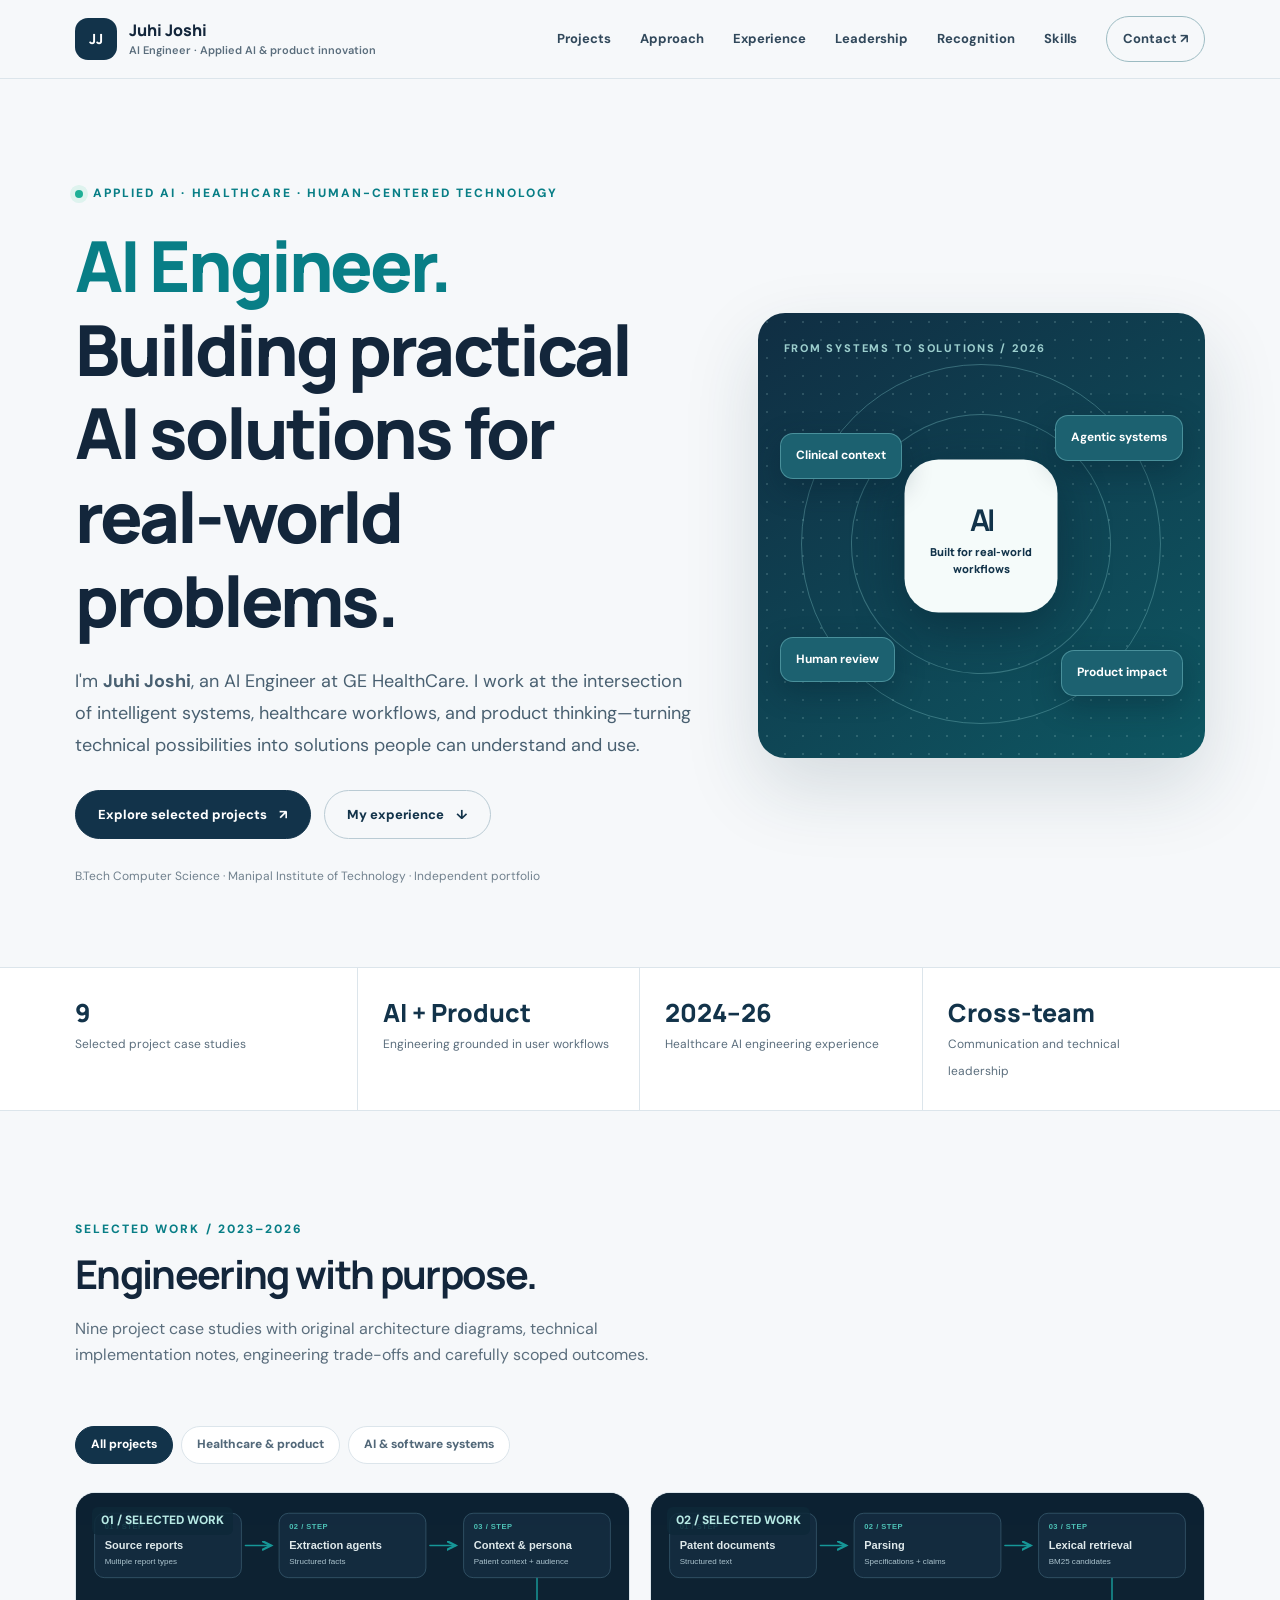
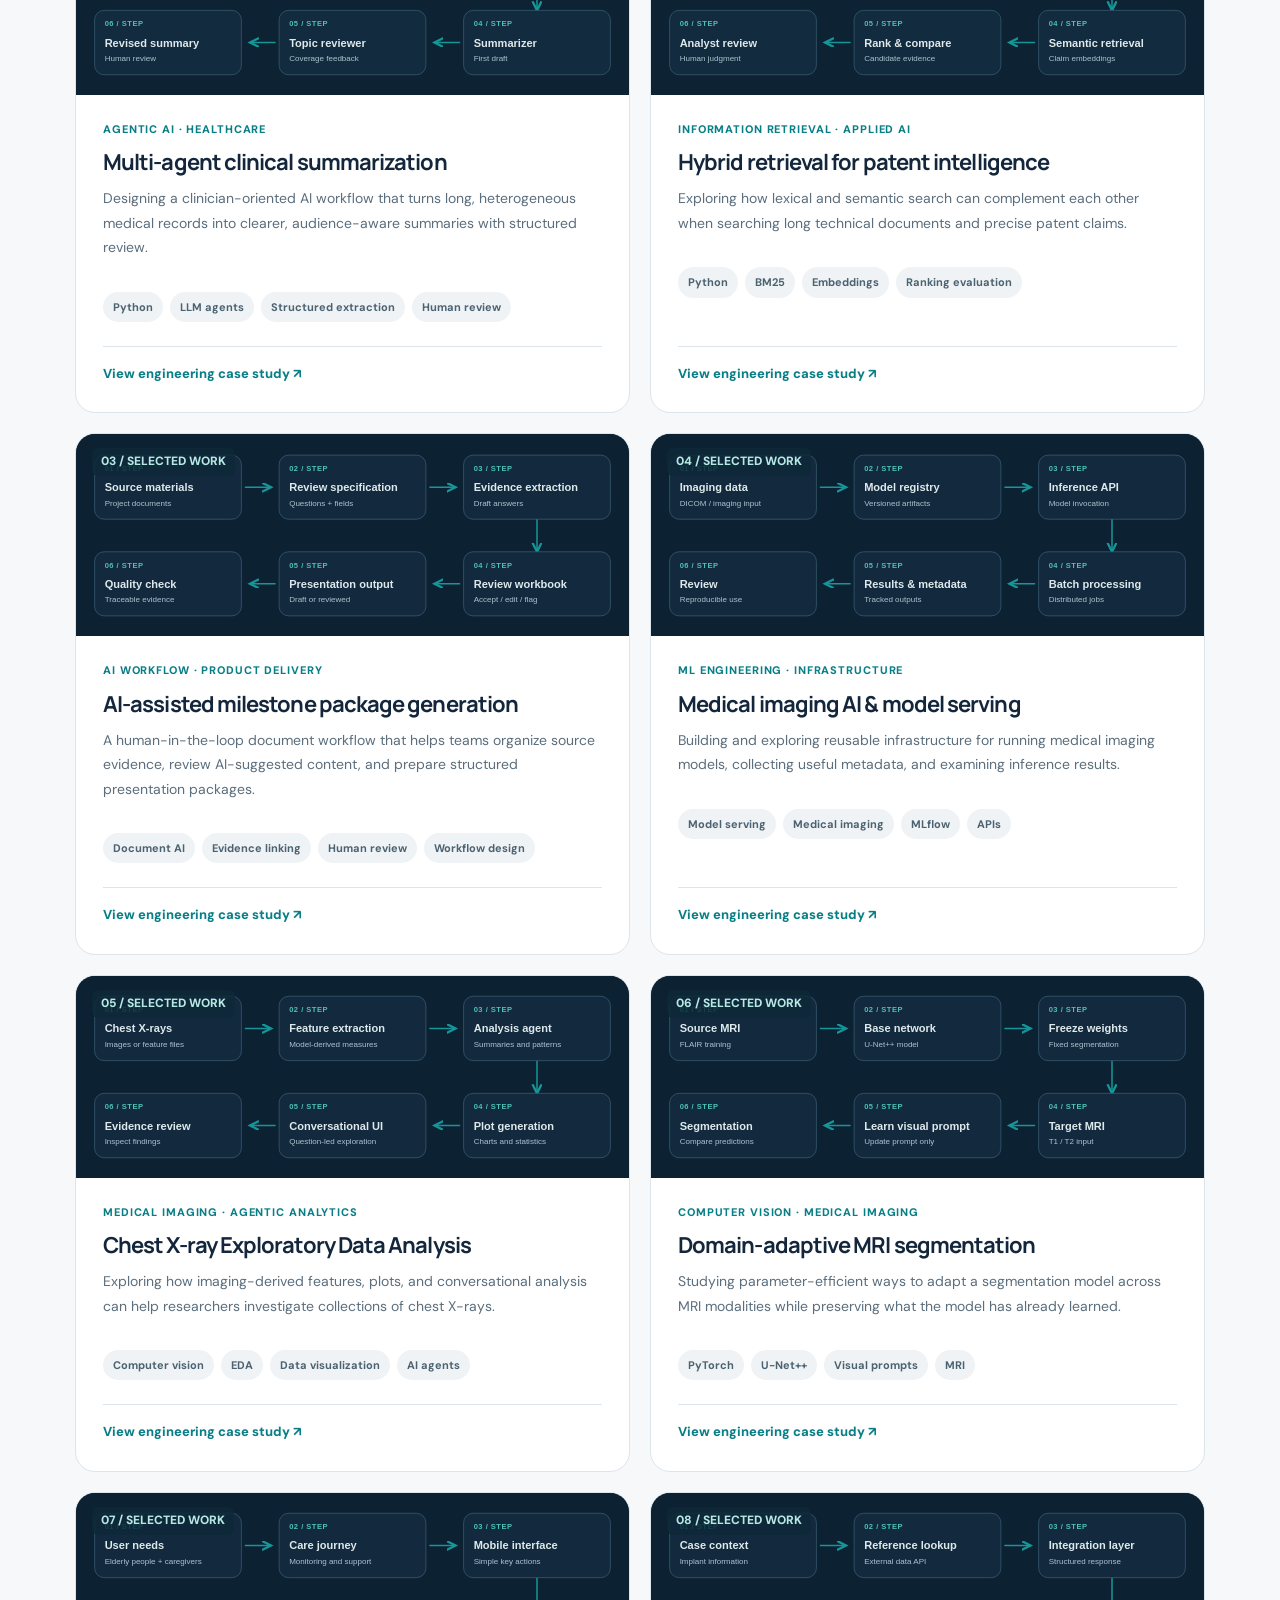
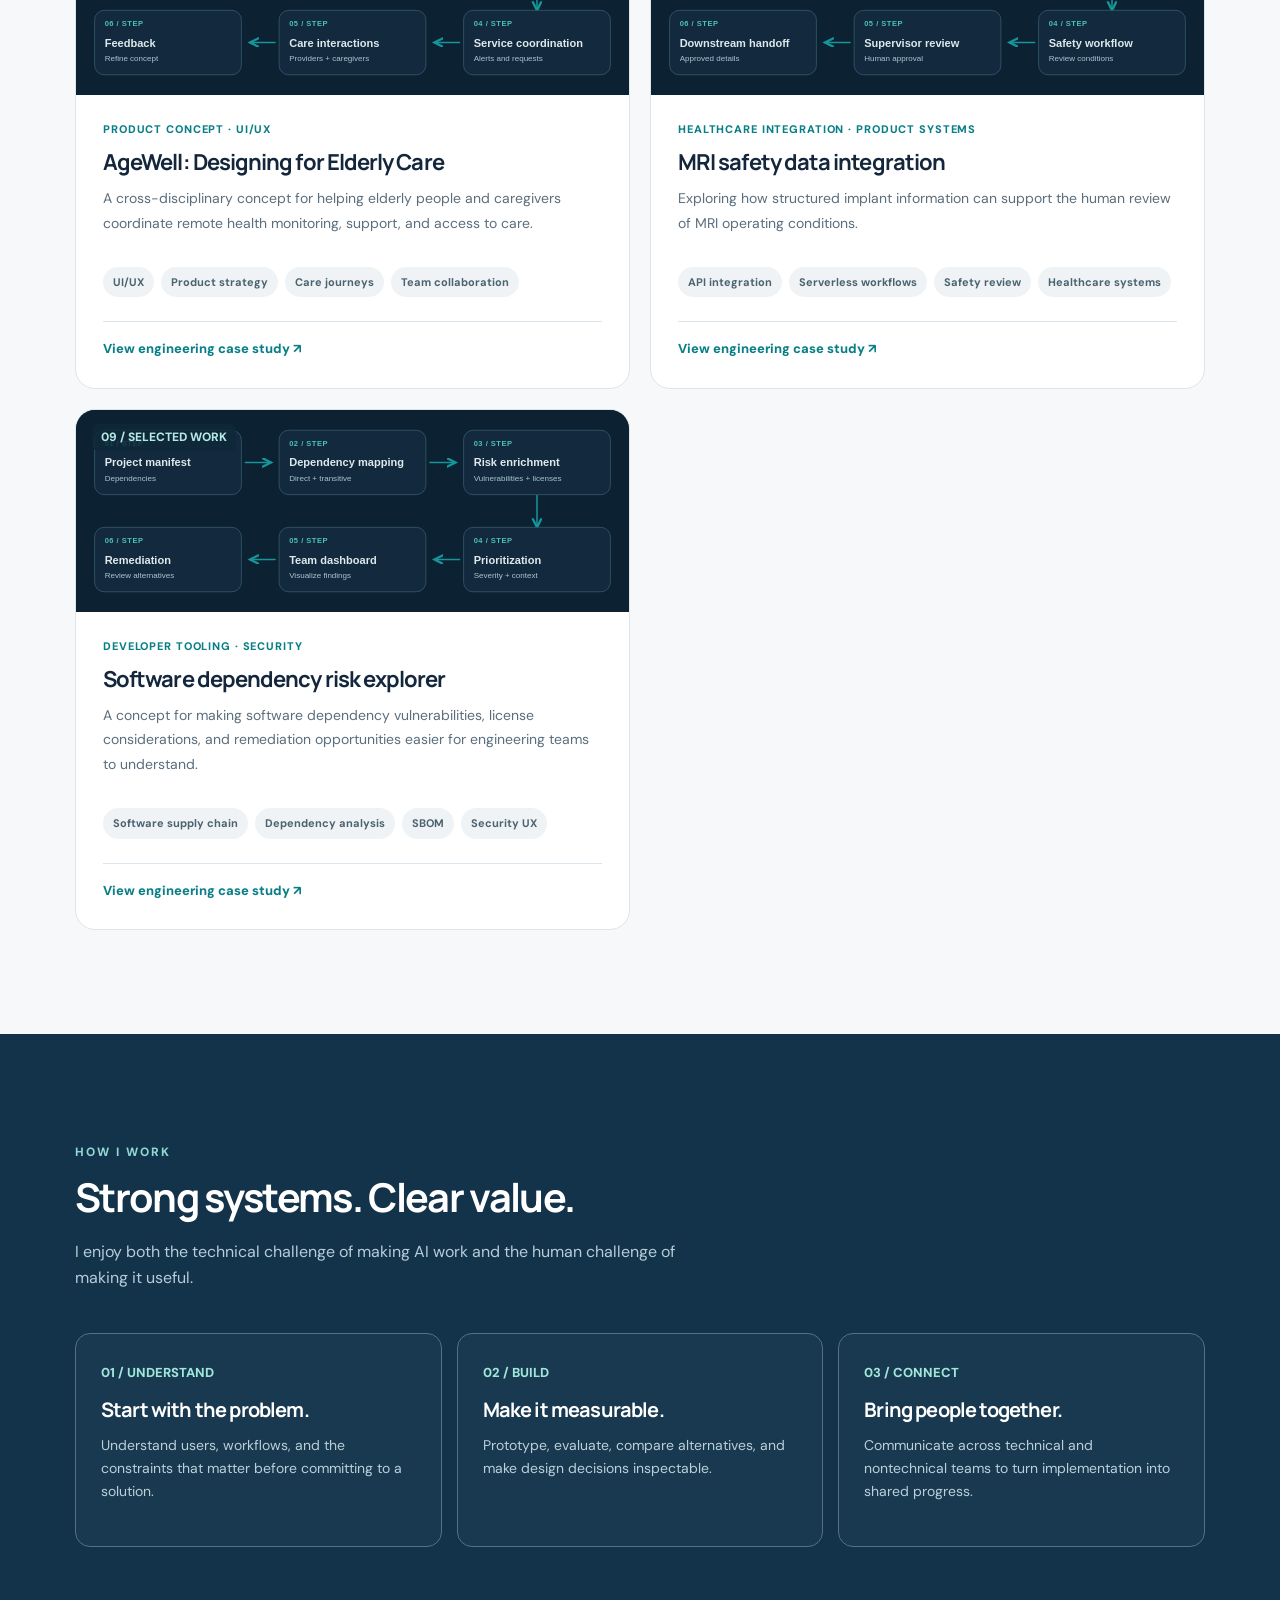
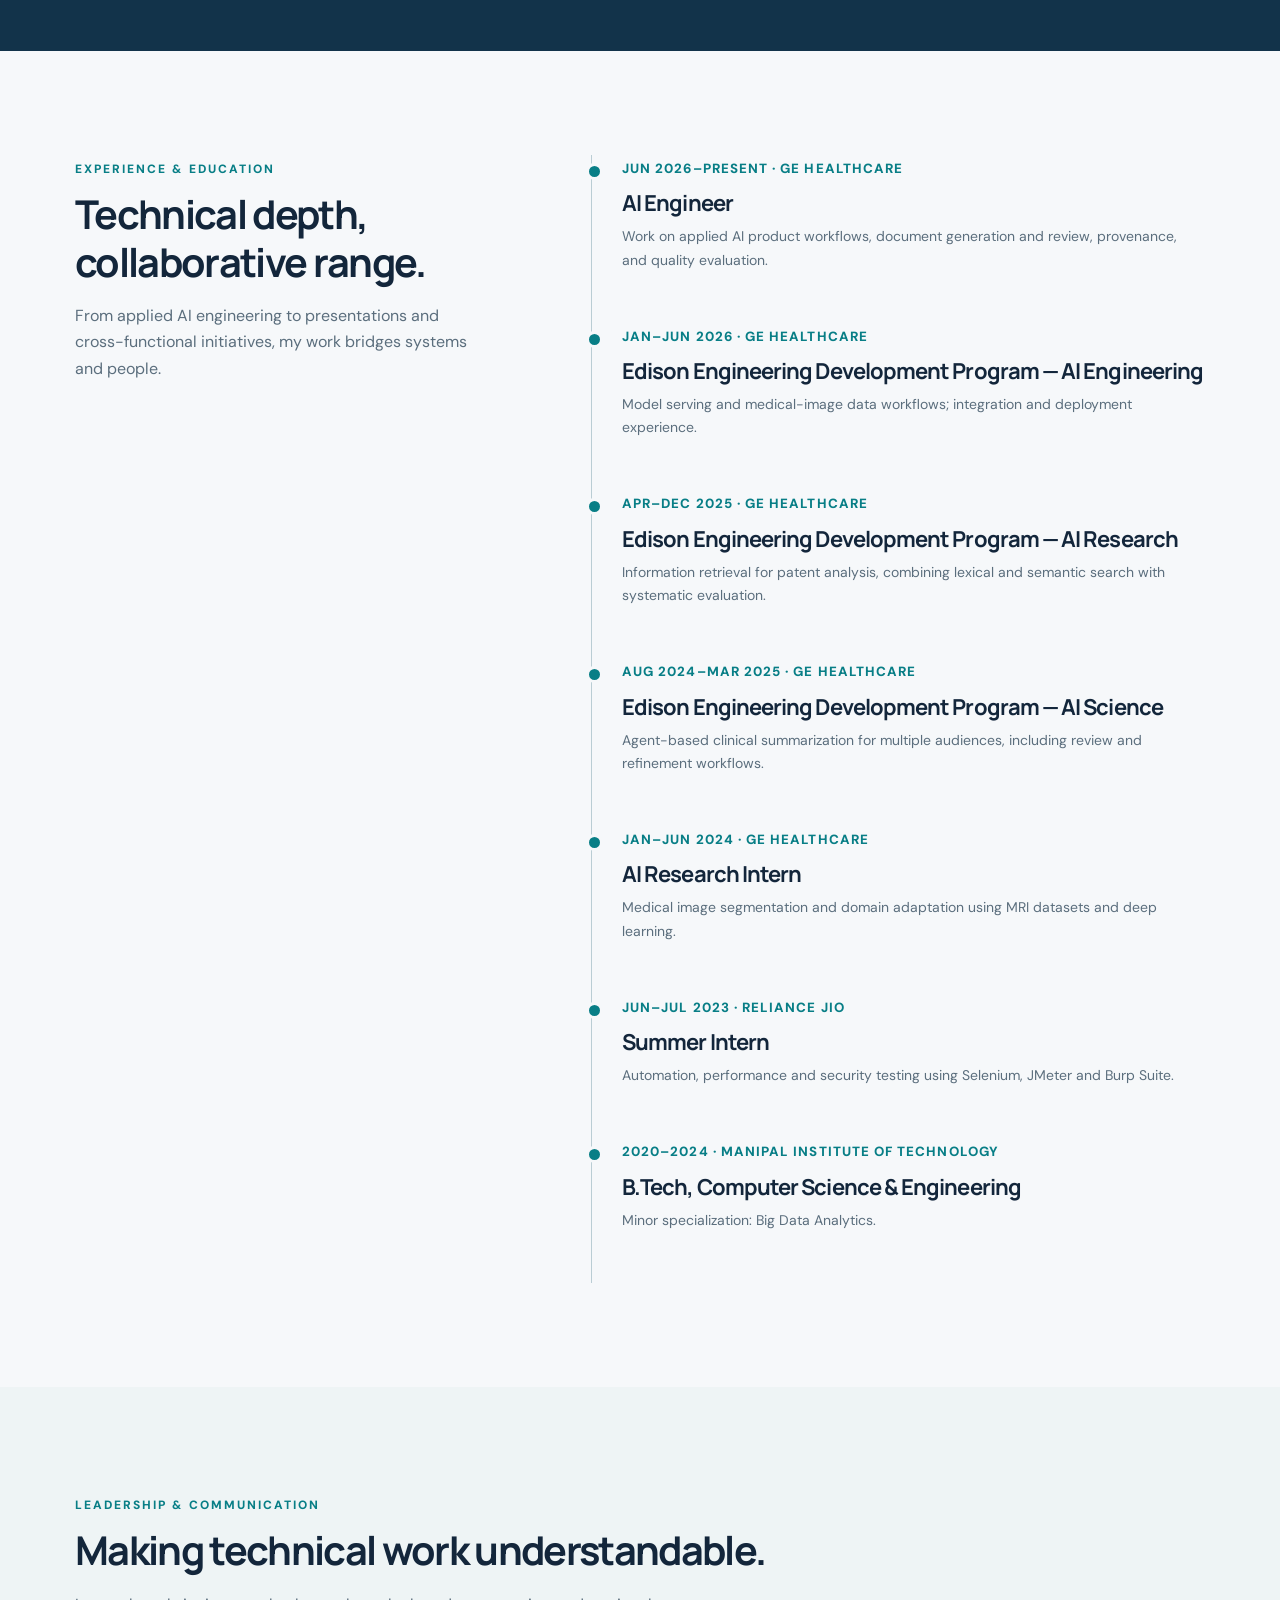
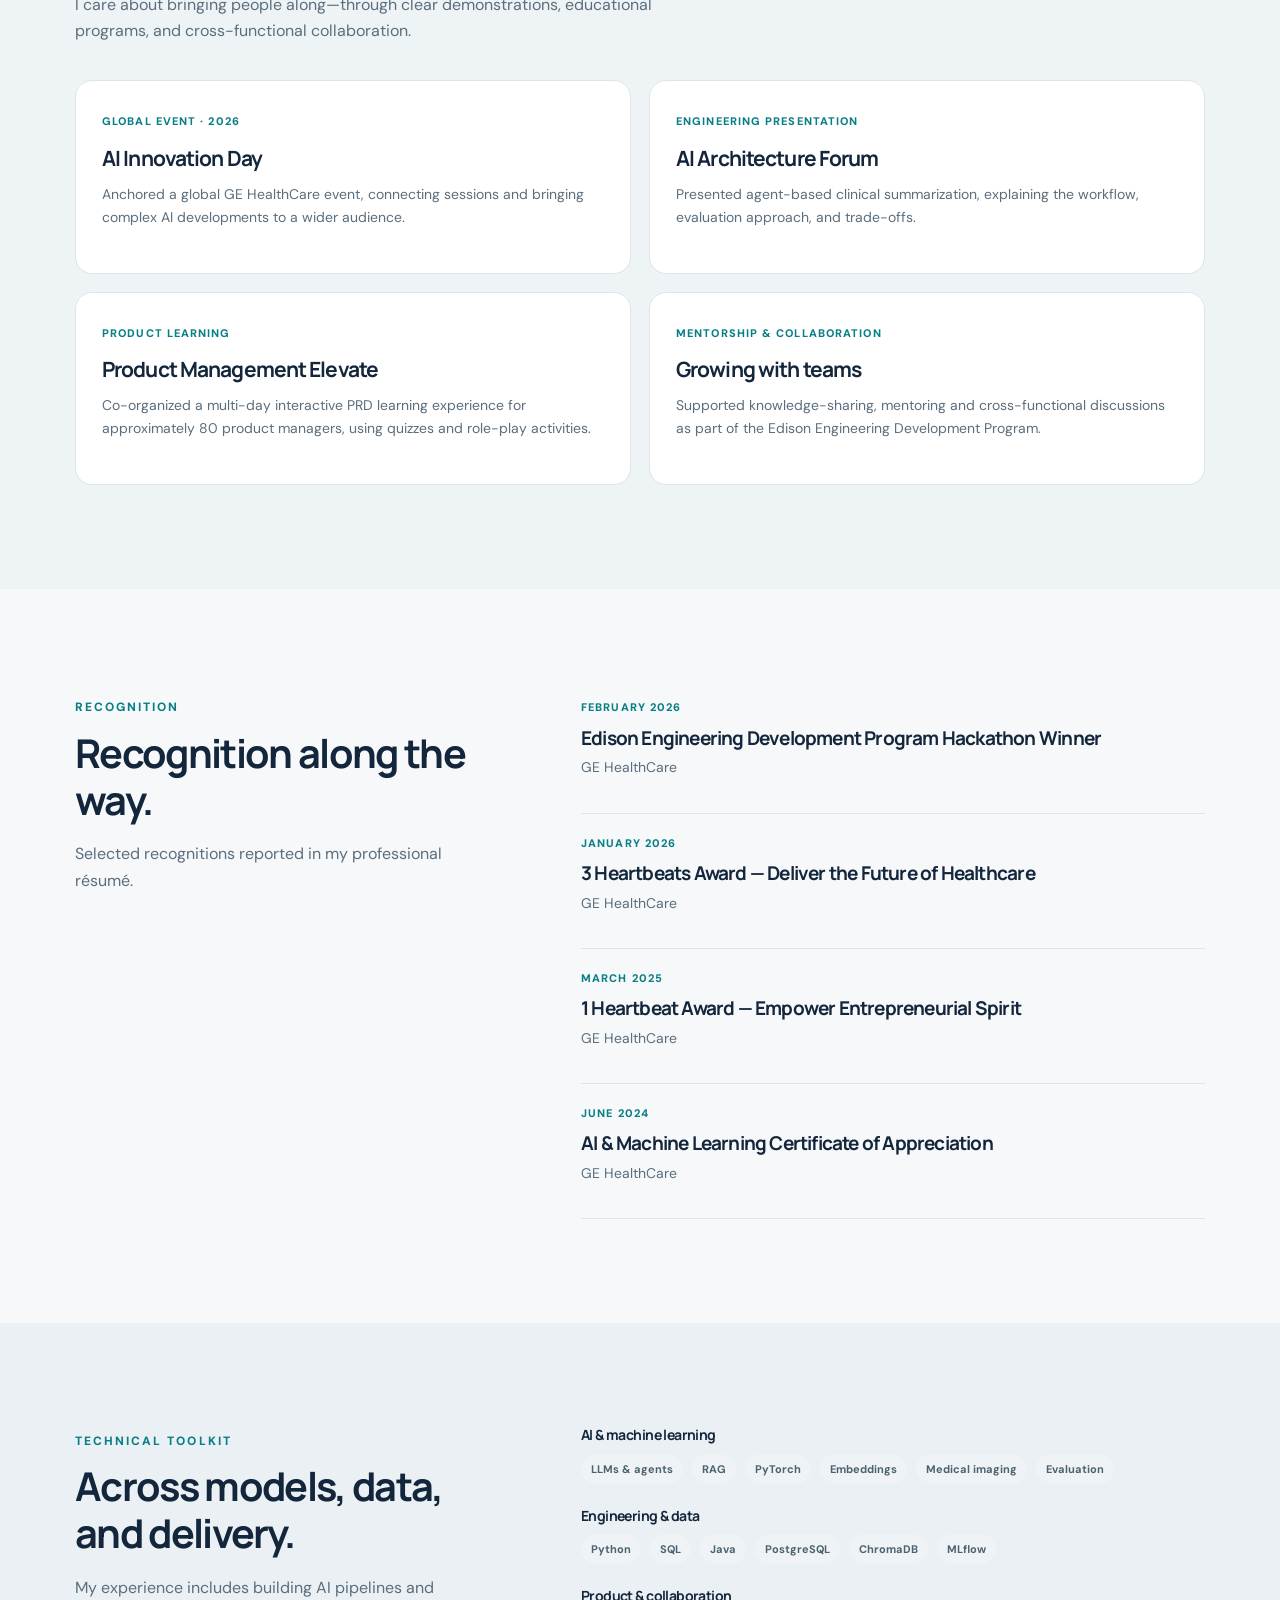
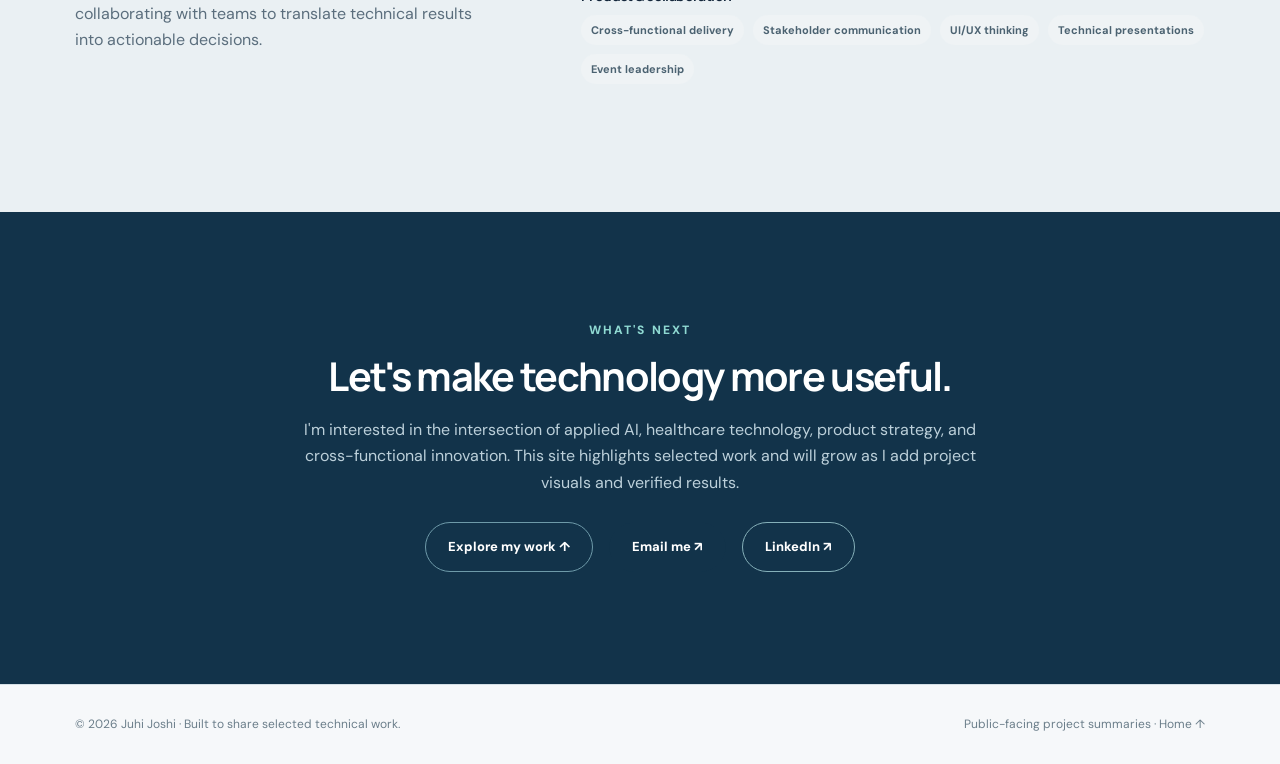
<file: index.html>
<!DOCTYPE html>

<html lang="en"><head><meta charset="utf-8"/><meta content="width=device-width,initial-scale=1" name="viewport"/><meta content="#12334a" name="theme-color"/><meta content="Portfolio of Juhi Joshi, AI engineer working across healthcare AI, information retrieval and product innovation." name="description"/><title>AI Engineer · Applied AI &amp; Product Innovation | Juhi Joshi</title><link href="assets/style.css" rel="stylesheet"/></head><body><header class="site-nav"><div class="shell nav-inner"><a aria-label="Juhi Joshi, home" class="logo" href="index.html"><span class="monogram">JJ</span><span>Juhi Joshi<small>AI Engineer · Applied AI &amp; product innovation</small></span></a><button aria-expanded="false" aria-label="Toggle navigation" class="menu-toggle">Menu ☰</button><nav aria-label="Main navigation" class="nav-links"><a href="index.html#work">Projects</a><a href="index.html#approach">Approach</a><a href="index.html#experience">Experience</a><a href="index.html#leadership">Leadership</a><a href="index.html#recognition">Recognition</a><a href="index.html#skills">Skills</a><a class="nav-contact" href="index.html#contact">Contact ↗</a></nav></div></header><main><section class="hero"><div class="shell hero-grid"><div><div class="hero-kicker"><span class="live-dot"></span><span class="eyebrow">Applied AI · Healthcare · Human-centered technology</span></div><h1><span>AI Engineer.</span><br/>Building practical AI solutions for real-world problems.</h1><p class="lead">I'm <strong>Juhi Joshi</strong>, an AI Engineer at GE HealthCare. I work at the intersection of intelligent systems, healthcare workflows, and product thinking—turning technical possibilities into solutions people can understand and use.</p><div class="hero-actions"><a class="btn" href="#work">Explore selected projects <span>↗</span></a><a class="btn secondary" href="#experience">My experience <span>↓</span></a></div><div class="hero-note">B.Tech Computer Science · Manipal Institute of Technology · Independent portfolio</div></div><div aria-label="Illustration of an AI engine connected to clinical data, retrieval systems, human review, and product outcomes" class="visual" role="img"><div class="v-label">FROM SYSTEMS TO SOLUTIONS / 2026</div><div class="orbit"></div><div class="orbit two"></div><div class="center-node"><b>AI</b><span>Built for real-world workflows</span></div><div class="node a">Clinical context</div><div class="node b">Agentic systems</div><div class="node c">Human review</div><div class="node d">Product impact</div></div></div></section><div class="stat-strip"><div class="shell stats"><div class="stat"><strong>9</strong><span>Selected project case studies</span></div><div class="stat"><strong>AI + Product</strong><span>Engineering grounded in user workflows</span></div><div class="stat"><strong>2024–26</strong><span>Healthcare AI engineering experience</span></div><div class="stat"><strong>Cross-team</strong><span>Communication and technical leadership</span></div></div></div><section class="section" id="work"><div class="shell"><div class="section-head"><div><span class="eyebrow">Selected work / 2023–2026</span><h2>Engineering with purpose.</h2><p class="section-sub">Nine project case studies with original architecture diagrams, technical implementation notes, engineering trade-offs and carefully scoped outcomes.</p></div></div><div aria-label="Filter projects" class="filter-row" role="group"><button aria-pressed="true" class="filter active" data-filter="all">All projects</button><button aria-pressed="false" class="filter" data-filter="healthcare">Healthcare &amp; product</button><button aria-pressed="false" class="filter" data-filter="systems">AI &amp; software systems</button></div><div class="project-grid"><a class="project-card" data-category="healthcare" href="projects/clinical-summarization.html"><div class="project-art-diagram project-art"><img alt="Multi-agent clinical summarization conceptual workflow preview" loading="lazy" src="assets/diagrams/clinical-summarization.svg"/><div class="art-num">01 / SELECTED WORK</div><div class="art-title">Multi-agent clinical summarization</div><span aria-hidden="true" class="art-icon">✳</span></div><div class="card-body"><div class="card-kind">Agentic AI · Healthcare</div><h3>Multi-agent clinical summarization</h3><p>Designing a clinician-oriented AI workflow that turns long, heterogeneous medical records into clearer, audience-aware summaries with structured review.</p><div class="tags"><span class="tag">Python</span><span class="tag">LLM agents</span><span class="tag">Structured extraction</span><span class="tag">Human review</span></div><span class="card-more">View engineering case study ↗</span></div></a><a class="project-card" data-category="systems" href="projects/patent-retrieval.html"><div class="alt project-art-diagram project-art"><img alt="Hybrid patent retrieval conceptual workflow preview" loading="lazy" src="assets/diagrams/patent-retrieval.svg"/><div class="art-num">02 / SELECTED WORK</div><div class="art-title">Hybrid retrieval for patent intelligence</div><span aria-hidden="true" class="art-icon">⌕</span></div><div class="card-body"><div class="card-kind">Information retrieval · Applied AI</div><h3>Hybrid retrieval for patent intelligence</h3><p>Exploring how lexical and semantic search can complement each other when searching long technical documents and precise patent claims.</p><div class="tags"><span class="tag">Python</span><span class="tag">BM25</span><span class="tag">Embeddings</span><span class="tag">Ranking evaluation</span></div><span class="card-more">View engineering case study ↗</span></div></a><a class="project-card" data-category="healthcare" href="projects/milestone-package.html"><div class="alt project-art-diagram project-art"><img alt="AI-assisted milestone document generation conceptual workflow preview" loading="lazy" src="assets/diagrams/milestone-package.svg"/><div class="art-num">03 / SELECTED WORK</div><div class="art-title">AI-assisted milestone package generation</div><span aria-hidden="true" class="art-icon">◇</span></div><div class="card-body"><div class="card-kind">AI workflow · Product delivery</div><h3>AI-assisted milestone package generation</h3><p>A human-in-the-loop document workflow that helps teams organize source evidence, review AI-suggested content, and prepare structured presentation packages.</p><div class="tags"><span class="tag">Document AI</span><span class="tag">Evidence linking</span><span class="tag">Human review</span><span class="tag">Workflow design</span></div><span class="card-more">View engineering case study ↗</span></div></a><a class="project-card" data-category="healthcare" href="projects/medical-imaging-platform.html"><div class="alt project-art-diagram project-art"><img alt="Medical imaging model serving conceptual workflow preview" loading="lazy" src="assets/diagrams/medical-imaging-platform.svg"/><div class="art-num">04 / SELECTED WORK</div><div class="art-title">Medical imaging AI &amp; model serving</div><span aria-hidden="true" class="art-icon">◇</span></div><div class="card-body"><div class="card-kind">ML engineering · Infrastructure</div><h3>Medical imaging AI &amp; model serving</h3><p>Building and exploring reusable infrastructure for running medical imaging models, collecting useful metadata, and examining inference results.</p><div class="tags"><span class="tag">Model serving</span><span class="tag">Medical imaging</span><span class="tag">MLflow</span><span class="tag">APIs</span></div><span class="card-more">View engineering case study ↗</span></div></a><a class="project-card" data-category="healthcare" href="projects/chest-xray-eda.html"><div class="alt project-art-diagram project-art"><img alt="Chest X-ray exploratory data analysis conceptual workflow preview" loading="lazy" src="assets/diagrams/chest-xray-eda.svg"/><div class="art-num">05 / SELECTED WORK</div><div class="art-title">Chest X-ray Exploratory Data Analysis</div><span aria-hidden="true" class="art-icon">◎</span></div><div class="card-body"><div class="card-kind">Medical imaging · Agentic analytics</div><h3>Chest X-ray Exploratory Data Analysis</h3><p>Exploring how imaging-derived features, plots, and conversational analysis can help researchers investigate collections of chest X-rays.</p><div class="tags"><span class="tag">Computer vision</span><span class="tag">EDA</span><span class="tag">Data visualization</span><span class="tag">AI agents</span></div><span class="card-more">View engineering case study ↗</span></div></a><a class="project-card" data-category="healthcare" href="projects/mri-domain-adaptation.html"><div class="project-art-diagram warm project-art"><img alt="Domain-adaptive MRI segmentation conceptual workflow preview" loading="lazy" src="assets/diagrams/mri-domain-adaptation.svg"/><div class="art-num">06 / SELECTED WORK</div><div class="art-title">Domain-adaptive MRI segmentation</div><span aria-hidden="true" class="art-icon">◈</span></div><div class="card-body"><div class="card-kind">Computer vision · Medical imaging</div><h3>Domain-adaptive MRI segmentation</h3><p>Studying parameter-efficient ways to adapt a segmentation model across MRI modalities while preserving what the model has already learned.</p><div class="tags"><span class="tag">PyTorch</span><span class="tag">U-Net++</span><span class="tag">Visual prompts</span><span class="tag">MRI</span></div><span class="card-more">View engineering case study ↗</span></div></a><a class="project-card" data-category="healthcare" href="projects/agewell.html"><div class="alt project-art-diagram project-art"><img alt="AgeWell: Designing for Elderly Care conceptual workflow preview" loading="lazy" src="assets/diagrams/agewell.svg"/><div class="art-num">07 / SELECTED WORK</div><div class="art-title">AgeWell: Designing for Elderly Care</div><span aria-hidden="true" class="art-icon">◎</span></div><div class="card-body"><div class="card-kind">Product concept · UI/UX</div><h3>AgeWell: Designing for Elderly Care</h3><p>A cross-disciplinary concept for helping elderly people and caregivers coordinate remote health monitoring, support, and access to care.</p><div class="tags"><span class="tag">UI/UX</span><span class="tag">Product strategy</span><span class="tag">Care journeys</span><span class="tag">Team collaboration</span></div><span class="card-more">View engineering case study ↗</span></div></a><a class="project-card" data-category="systems" href="projects/mri-safety-integration.html"><div class="alt project-art-diagram project-art"><img alt="MRI safety data integration conceptual workflow preview" loading="lazy" src="assets/diagrams/mri-safety-integration.svg"/><div class="art-num">08 / SELECTED WORK</div><div class="art-title">MRI safety data integration</div><span aria-hidden="true" class="art-icon">◇</span></div><div class="card-body"><div class="card-kind">Healthcare integration · Product systems</div><h3>MRI safety data integration</h3><p>Exploring how structured implant information can support the human review of MRI operating conditions.</p><div class="tags"><span class="tag">API integration</span><span class="tag">Serverless workflows</span><span class="tag">Safety review</span><span class="tag">Healthcare systems</span></div><span class="card-more">View engineering case study ↗</span></div></a><a class="project-card" data-category="systems" href="projects/dependency-risk.html"><div class="alt project-art-diagram project-art"><img alt="Software dependency risk explorer conceptual workflow preview" loading="lazy" src="assets/diagrams/dependency-risk.svg"/><div class="art-num">09 / SELECTED WORK</div><div class="art-title">Software dependency risk explorer</div><span aria-hidden="true" class="art-icon">⌁</span></div><div class="card-body"><div class="card-kind">Developer tooling · Security</div><h3>Software dependency risk explorer</h3><p>A concept for making software dependency vulnerabilities, license considerations, and remediation opportunities easier for engineering teams to understand.</p><div class="tags"><span class="tag">Software supply chain</span><span class="tag">Dependency analysis</span><span class="tag">SBOM</span><span class="tag">Security UX</span></div><span class="card-more">View engineering case study ↗</span></div></a></div></div></section><section class="section dark-section" id="approach"><div class="shell"><span class="eyebrow">How I work</span><h2>Strong systems. Clear value.</h2><p class="section-sub">I enjoy both the technical challenge of making AI work and the human challenge of making it useful.</p><div class="approach-grid"><div class="approach-card"><span class="count">01 / UNDERSTAND</span><h3>Start with the problem.</h3><p>Understand users, workflows, and the constraints that matter before committing to a solution.</p></div><div class="approach-card"><span class="count">02 / BUILD</span><h3>Make it measurable.</h3><p>Prototype, evaluate, compare alternatives, and make design decisions inspectable.</p></div><div class="approach-card"><span class="count">03 / CONNECT</span><h3>Bring people together.</h3><p>Communicate across technical and nontechnical teams to turn implementation into shared progress.</p></div></div></div></section><section class="section" id="experience"><div class="shell two-col"><div><span class="eyebrow">Experience &amp; education</span><h2>Technical depth, collaborative range.</h2><p class="section-sub">From applied AI engineering to presentations and cross-functional initiatives, my work bridges systems and people.</p></div><div class="timeline"><div class="timeline-item"><small>Jun 2026–present · GE HealthCare</small><h3>AI Engineer</h3><p>Work on applied AI product workflows, document generation and review, provenance, and quality evaluation.</p></div><div class="timeline-item"><small>Jan–Jun 2026 · GE HealthCare</small><h3>Edison Engineering Development Program — AI Engineering</h3><p>Model serving and medical-image data workflows; integration and deployment experience.</p></div><div class="timeline-item"><small>Apr–Dec 2025 · GE HealthCare</small><h3>Edison Engineering Development Program — AI Research</h3><p>Information retrieval for patent analysis, combining lexical and semantic search with systematic evaluation.</p></div><div class="timeline-item"><small>Aug 2024–Mar 2025 · GE HealthCare</small><h3>Edison Engineering Development Program — AI Science</h3><p>Agent-based clinical summarization for multiple audiences, including review and refinement workflows.</p></div><div class="timeline-item"><small>Jan–Jun 2024 · GE HealthCare</small><h3>AI Research Intern</h3><p>Medical image segmentation and domain adaptation using MRI datasets and deep learning.</p></div><div class="timeline-item"><small>Jun–Jul 2023 · Reliance Jio</small><h3>Summer Intern</h3><p>Automation, performance and security testing using Selenium, JMeter and Burp Suite.</p></div><div class="timeline-item"><small>2020–2024 · Manipal Institute of Technology</small><h3>B.Tech, Computer Science &amp; Engineering</h3><p>Minor specialization: Big Data Analytics.</p></div></div></div></section><section class="section light-alt" id="leadership"><div class="shell"><span class="eyebrow">Leadership &amp; communication</span><h2>Making technical work understandable.</h2><p class="section-sub">I care about bringing people along—through clear demonstrations, educational programs, and cross-functional collaboration.</p><div class="feature-grid"><article class="feature"><small>GLOBAL EVENT · 2026</small><h3>AI Innovation Day</h3><p>Anchored a global GE HealthCare event, connecting sessions and bringing complex AI developments to a wider audience.</p></article><article class="feature"><small>ENGINEERING PRESENTATION</small><h3>AI Architecture Forum</h3><p>Presented agent-based clinical summarization, explaining the workflow, evaluation approach, and trade-offs.</p></article><article class="feature"><small>PRODUCT LEARNING</small><h3>Product Management Elevate</h3><p>Co-organized a multi-day interactive PRD learning experience for approximately 80 product managers, using quizzes and role-play activities.</p></article><article class="feature"><small>MENTORSHIP &amp; COLLABORATION</small><h3>Growing with teams</h3><p>Supported knowledge-sharing, mentoring and cross-functional discussions as part of the Edison Engineering Development Program.</p></article></div></div></section><section class="section" id="recognition"><div class="shell two-col"><div><span class="eyebrow">Recognition</span><h2>Recognition along the way.</h2><p class="section-sub">Selected recognitions reported in my professional résumé.</p></div><div class="award-stack"><div class="award"><small>FEBRUARY 2026</small><h3>Edison Engineering Development Program Hackathon Winner</h3><p>GE HealthCare</p></div><div class="award"><small>JANUARY 2026</small><h3>3 Heartbeats Award — Deliver the Future of Healthcare</h3><p>GE HealthCare</p></div><div class="award"><small>MARCH 2025</small><h3>1 Heartbeat Award — Empower Entrepreneurial Spirit</h3><p>GE HealthCare</p></div><div class="award"><small>JUNE 2024</small><h3>AI &amp; Machine Learning Certificate of Appreciation</h3><p>GE HealthCare</p></div></div></div></section><section class="section" id="skills" style="background:#eaf0f3"><div class="shell two-col"><div><span class="eyebrow">Technical toolkit</span><h2>Across models, data, and delivery.</h2><p class="section-sub">My experience includes building AI pipelines and collaborating with teams to translate technical results into actionable decisions.</p></div><div><div class="skill-group"><h4>AI &amp; machine learning</h4><div class="pill-row"><span class="tag">LLMs &amp; agents</span><span class="tag">RAG</span><span class="tag">PyTorch</span><span class="tag">Embeddings</span><span class="tag">Medical imaging</span><span class="tag">Evaluation</span></div></div><div class="skill-group"><h4>Engineering &amp; data</h4><div class="pill-row"><span class="tag">Python</span><span class="tag">SQL</span><span class="tag">Java</span><span class="tag">PostgreSQL</span><span class="tag">ChromaDB</span><span class="tag">MLflow</span></div></div><div class="skill-group"><h4>Product &amp; collaboration</h4><div class="pill-row"><span class="tag">Cross-functional delivery</span><span class="tag">Stakeholder communication</span><span class="tag">UI/UX thinking</span><span class="tag">Technical presentations</span><span class="tag">Event leadership</span></div></div></div></div></section><section class="section dark-section" id="contact"><div class="shell contact-block"><span class="eyebrow">What's next</span><h2>Let's make technology more useful.</h2><p>I'm interested in the intersection of applied AI, healthcare technology, product strategy, and cross-functional innovation. This site highlights selected work and will grow as I add project visuals and verified results.</p><a class="btn secondary" href="#work" style="color:white;border-color:#6e9aa9">Explore my work ↑</a><a class="btn" href="mailto:juhiujoshi@gmail.com">Email me ↗</a><a class="btn secondary" href="https://www.linkedin.com/in/juhi-joshi-4a3405212/" rel="noopener noreferrer" target="_blank">LinkedIn ↗</a></div></section></main><footer class="footer"><div class="shell footer-inner"><span>© 2026 Juhi Joshi · Built to share selected technical work.</span><span>Public-facing project summaries · <a href="index.html">Home ↑</a></span></div></footer><script src="assets/main.js"></script></body></html>
</file>
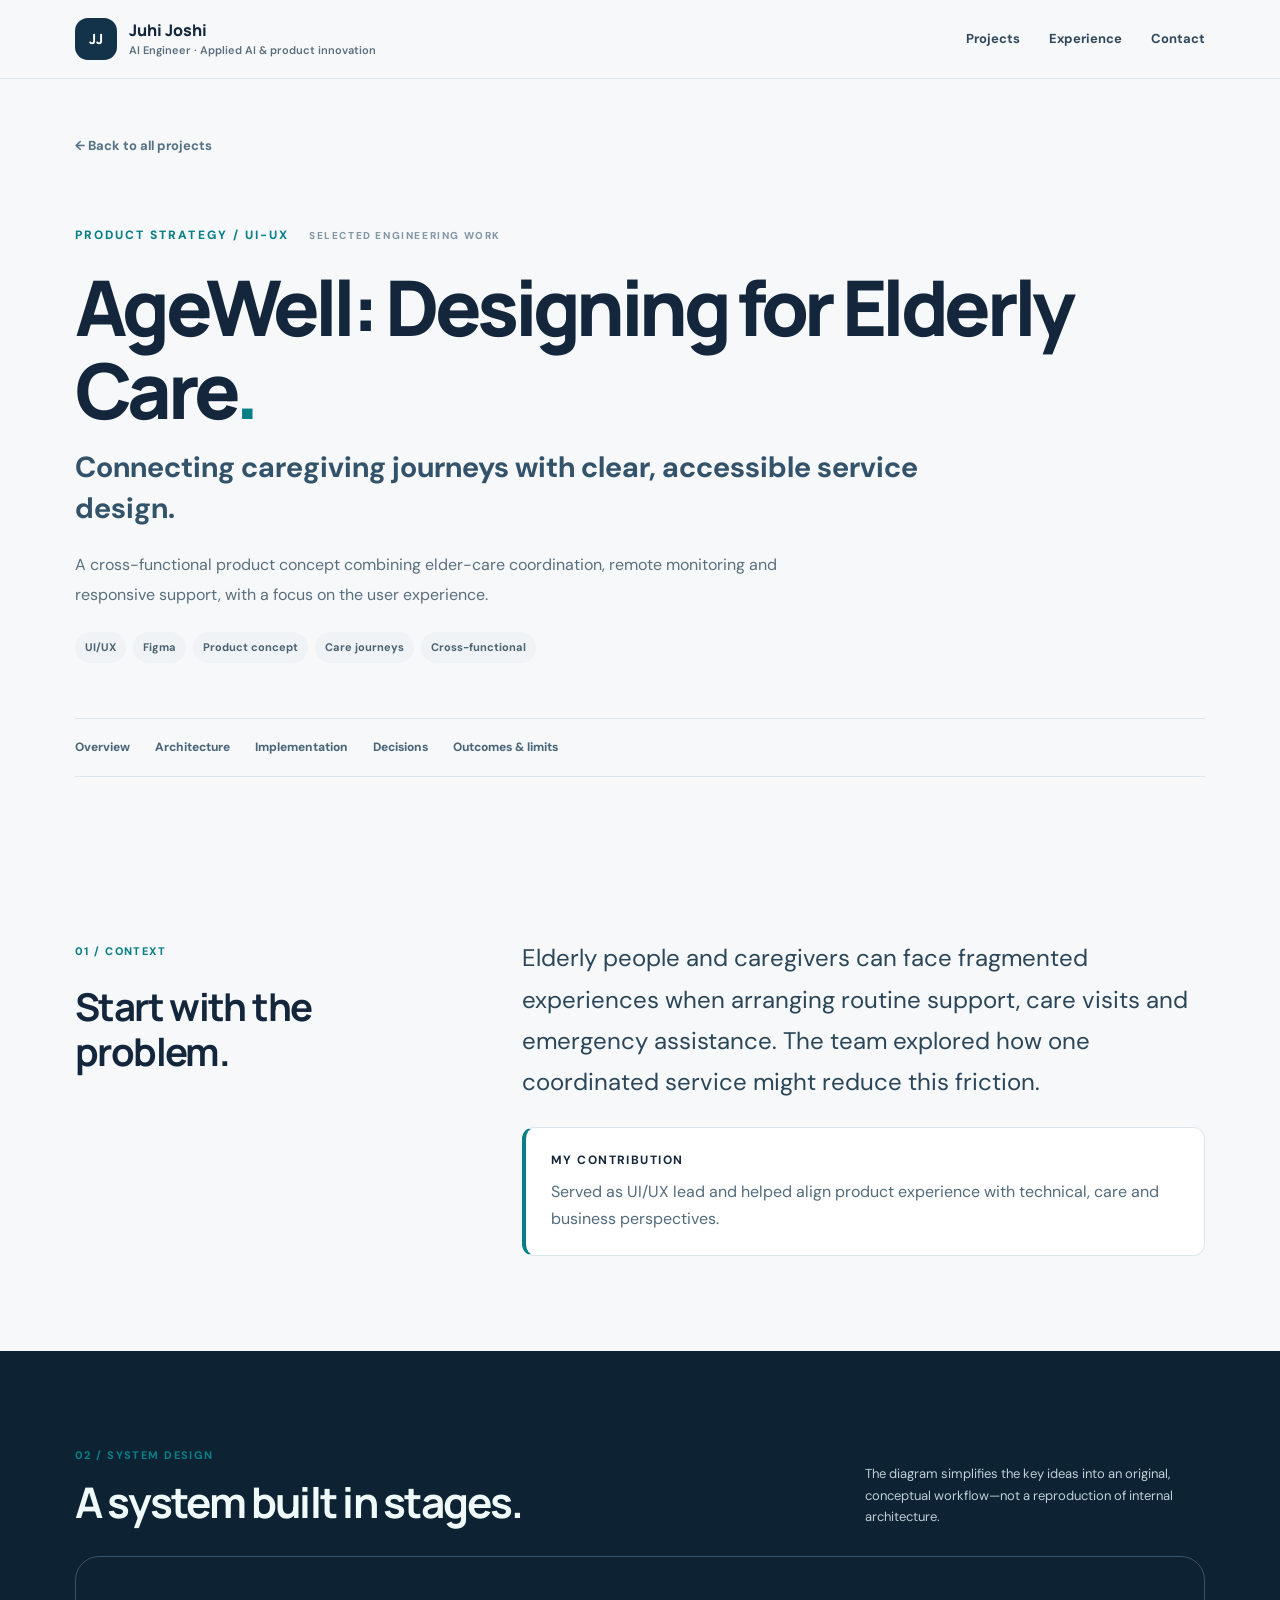
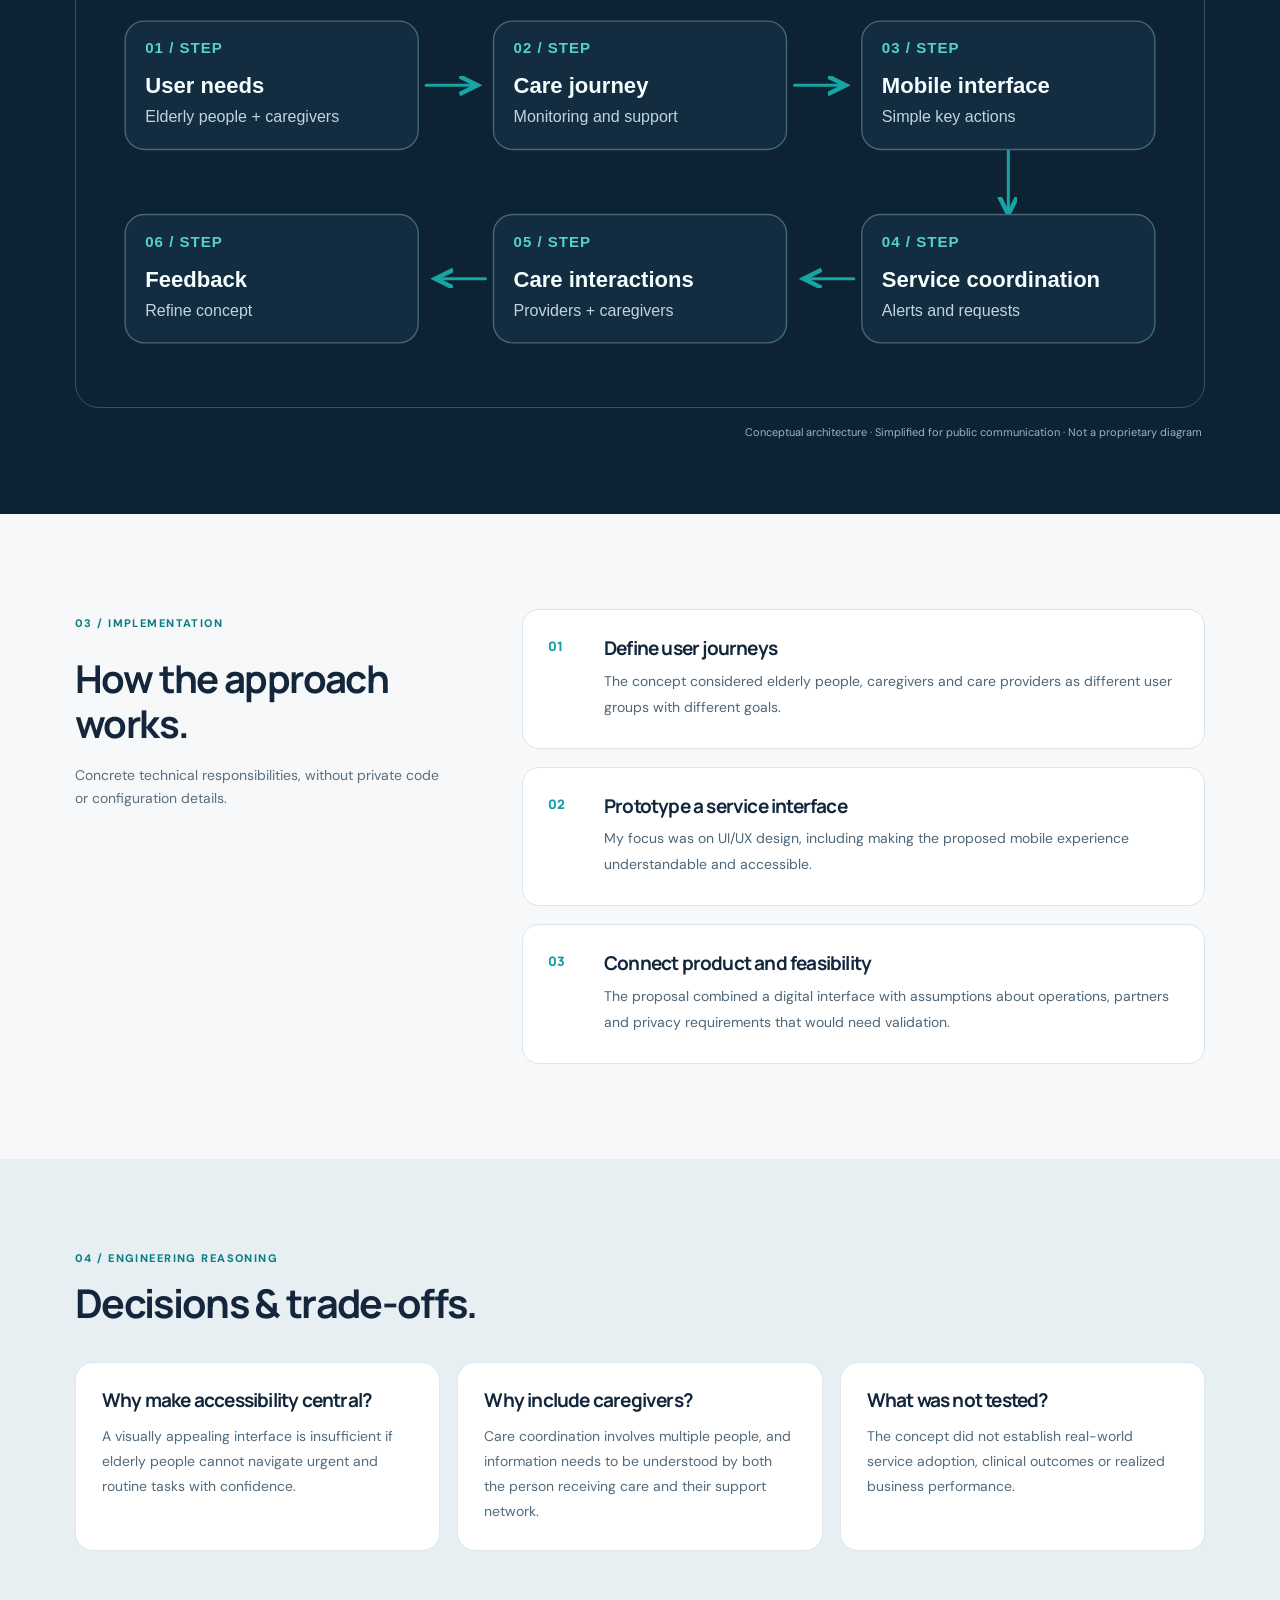
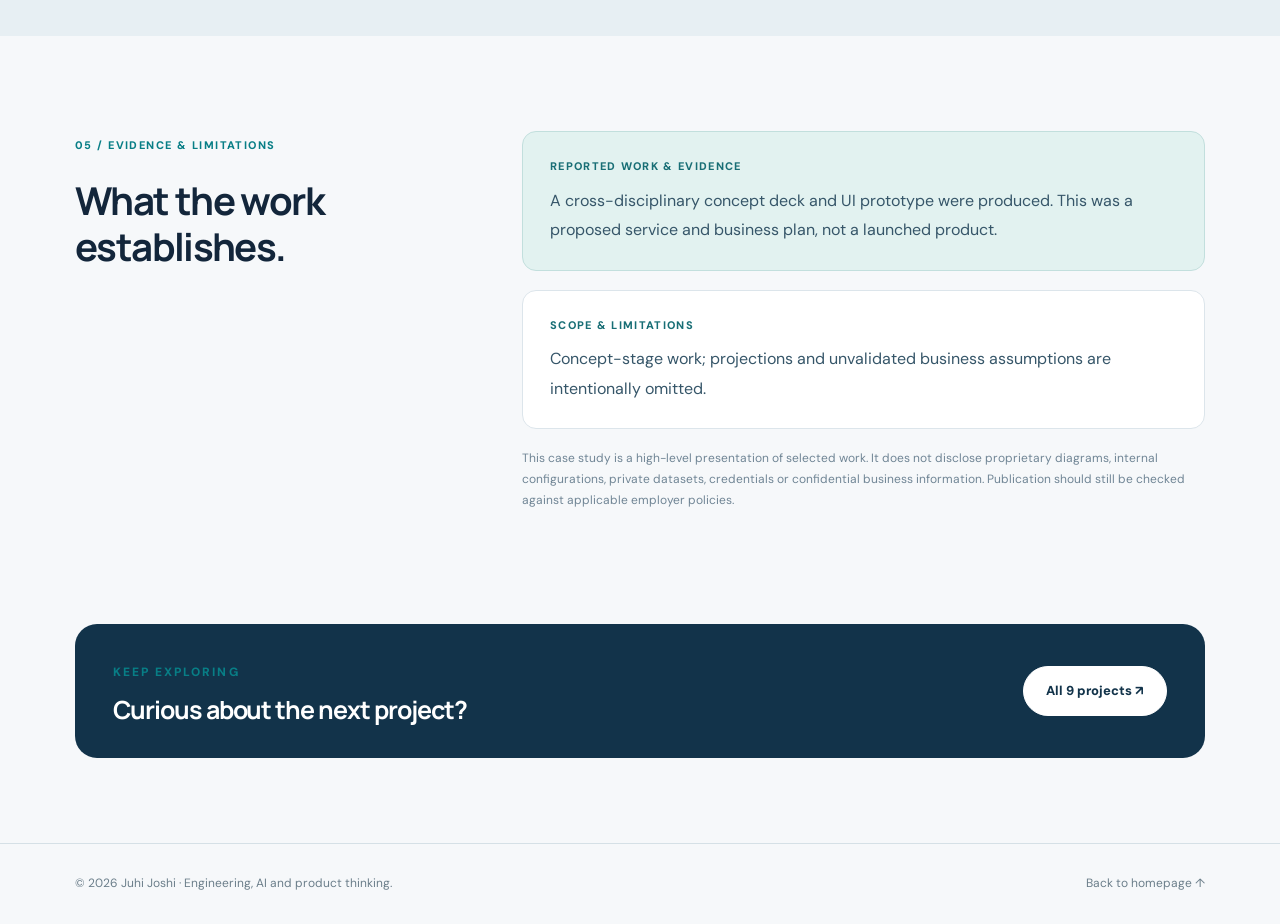
<file: projects/agewell.html>
<!doctype html><html lang="en"><head><meta charset="utf-8"><meta name="viewport" content="width=device-width,initial-scale=1"><meta name="description" content="A cross-functional product concept combining elder-care coordination, remote monitoring and responsive support, with a focus on the user experience."><title>AgeWell: Designing for Elderly Care | Juhi Joshi</title><link rel="stylesheet" href="../assets/style.css"></head>
<body><header class="site-nav"><div class="shell nav-inner"><a class="logo" href="../index.html"><span class="monogram">JJ</span><span>Juhi Joshi<small>AI Engineer · Applied AI &amp; product innovation</small></span></a><nav class="nav-links"><a href="../index.html#work">Projects</a><a href="../index.html#experience">Experience</a><a href="../index.html#contact">Contact</a></nav></div></header>
<main class="case-modern"><div class="shell case-intro"><a class="back" href="../index.html#work">← Back to all projects</a><div class="case-topline"><span class="eyebrow">Product Strategy / UI-UX</span><span class="case-label">SELECTED ENGINEERING WORK</span></div><h1>AgeWell: Designing for Elderly Care<span class="title-period">.</span></h1><p class="case-dek">Connecting caregiving journeys with clear, accessible service design.</p><p class="case-summary">A cross-functional product concept combining elder-care coordination, remote monitoring and responsive support, with a focus on the user experience.</p><div class="tags"><span class="tag">UI/UX</span><span class="tag">Figma</span><span class="tag">Product concept</span><span class="tag">Care journeys</span><span class="tag">Cross-functional</span></div><div class="case-jumps"><a href="#overview">Overview</a><a href="#architecture">Architecture</a><a href="#implementation">Implementation</a><a href="#decisions">Decisions</a><a href="#evidence">Outcomes &amp; limits</a></div></div>
<section class="shell case-overview" id="overview"><div class="case-side"><span class="case-index">01 / CONTEXT</span><h2>Start with the problem.</h2></div><div class="case-main"><p class="case-large">Elderly people and caregivers can face fragmented experiences when arranging routine support, care visits and emergency assistance. The team explored how one coordinated service might reduce this friction.</p><div class="scope-note"><strong>My contribution</strong><p>Served as UI/UX lead and helped align product experience with technical, care and business perspectives.</p></div></div></section>
<section class="case-diagram-band" id="architecture"><div class="shell"><div class="case-section-heading"><div><span class="case-index">02 / SYSTEM DESIGN</span><h2>A system built in stages.</h2></div><p>The diagram simplifies the key ideas into an original, conceptual workflow—not a reproduction of internal architecture.</p></div><div class="diagram-frame"><img src="../assets/diagrams/agewell.svg" alt="Conceptual architecture of AgeWell: Designing for Elderly Care, shown as six connected stages" loading="lazy"></div><p class="diagram-caption">Conceptual architecture · Simplified for public communication · Not a proprietary diagram</p></div></section>
<section class="shell case-split" id="implementation"><div class="case-side"><span class="case-index">03 / IMPLEMENTATION</span><h2>How the approach works.</h2><p>Concrete technical responsibilities, without private code or configuration details.</p></div><div class="impl-list"><article class="impl-item"><span class="impl-num">01</span><div><h3>Define user journeys</h3><p>The concept considered elderly people, caregivers and care providers as different user groups with different goals.</p></div></article><article class="impl-item"><span class="impl-num">02</span><div><h3>Prototype a service interface</h3><p>My focus was on UI/UX design, including making the proposed mobile experience understandable and accessible.</p></div></article><article class="impl-item"><span class="impl-num">03</span><div><h3>Connect product and feasibility</h3><p>The proposal combined a digital interface with assumptions about operations, partners and privacy requirements that would need validation.</p></div></article></div></section>
<section class="case-decisions-band" id="decisions"><div class="shell"><span class="case-index">04 / ENGINEERING REASONING</span><h2>Decisions &amp; trade-offs.</h2><div class="decision-grid"><article class="decision-card"><h3>Why make accessibility central?</h3><p>A visually appealing interface is insufficient if elderly people cannot navigate urgent and routine tasks with confidence.</p></article><article class="decision-card"><h3>Why include caregivers?</h3><p>Care coordination involves multiple people, and information needs to be understood by both the person receiving care and their support network.</p></article><article class="decision-card"><h3>What was not tested?</h3><p>The concept did not establish real-world service adoption, clinical outcomes or realized business performance.</p></article></div></div></section>
<section class="shell case-split case-end-section" id="evidence"><div class="case-side"><span class="case-index">05 / EVIDENCE &amp; LIMITATIONS</span><h2>What the work establishes.</h2></div><div class="case-main"><div class="evidence-panel"><span class="panel-title">REPORTED WORK &amp; EVIDENCE</span><p>A cross-disciplinary concept deck and UI prototype were produced. This was a proposed service and business plan, not a launched product.</p></div><div class="limits-panel"><span class="panel-title">SCOPE &amp; LIMITATIONS</span><p>Concept-stage work; projections and unvalidated business assumptions are intentionally omitted.</p></div><p class="case-disclaimer">This case study is a high-level presentation of selected work. It does not disclose proprietary diagrams, internal configurations, private datasets, credentials or confidential business information. Publication should still be checked against applicable employer policies.</p></div></section>
<div class="shell"><div class="case-next"><div><span class="eyebrow">KEEP EXPLORING</span><h2>Curious about the next project?</h2></div><a class="btn" href="../index.html#work">All 9 projects ↗</a></div></div></main><footer class="footer"><div class="shell footer-inner"><span>© 2026 Juhi Joshi · Engineering, AI and product thinking.</span><a href="../index.html">Back to homepage ↑</a></div></footer></body></html>
</file>
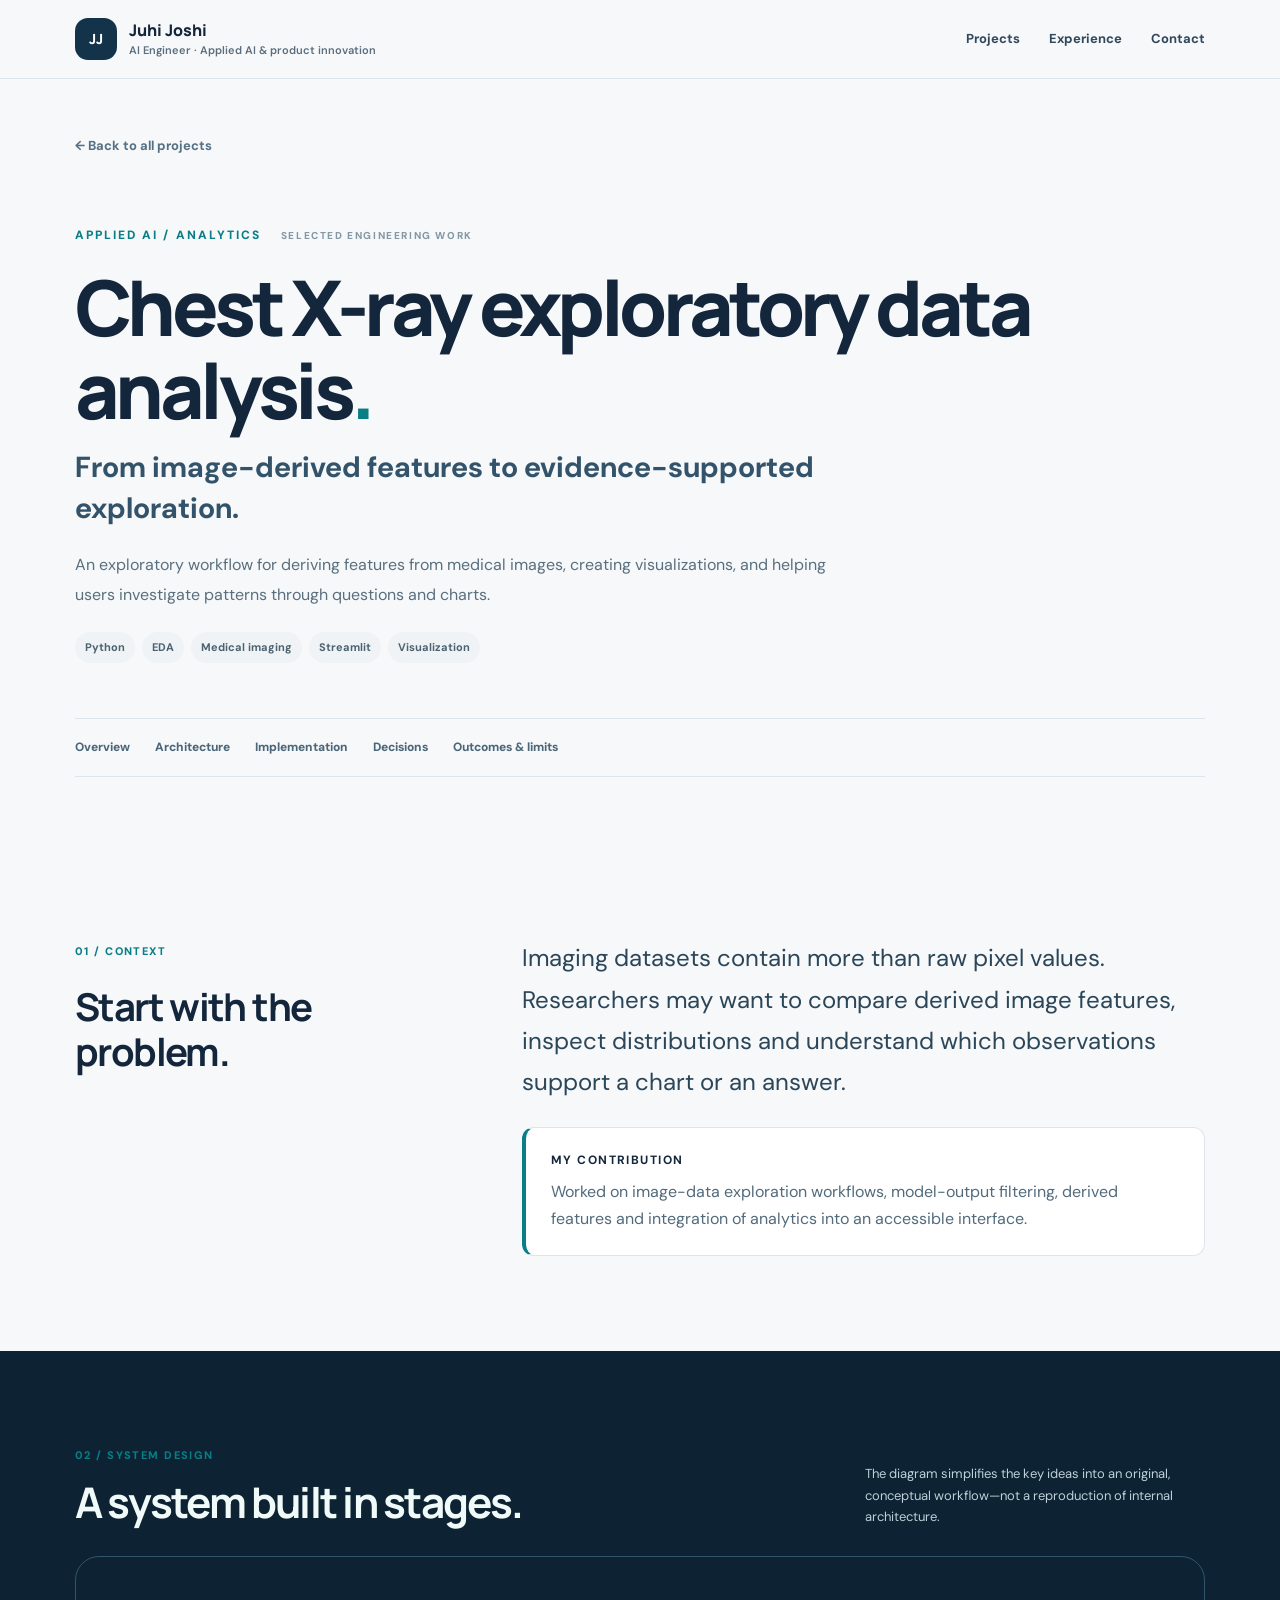
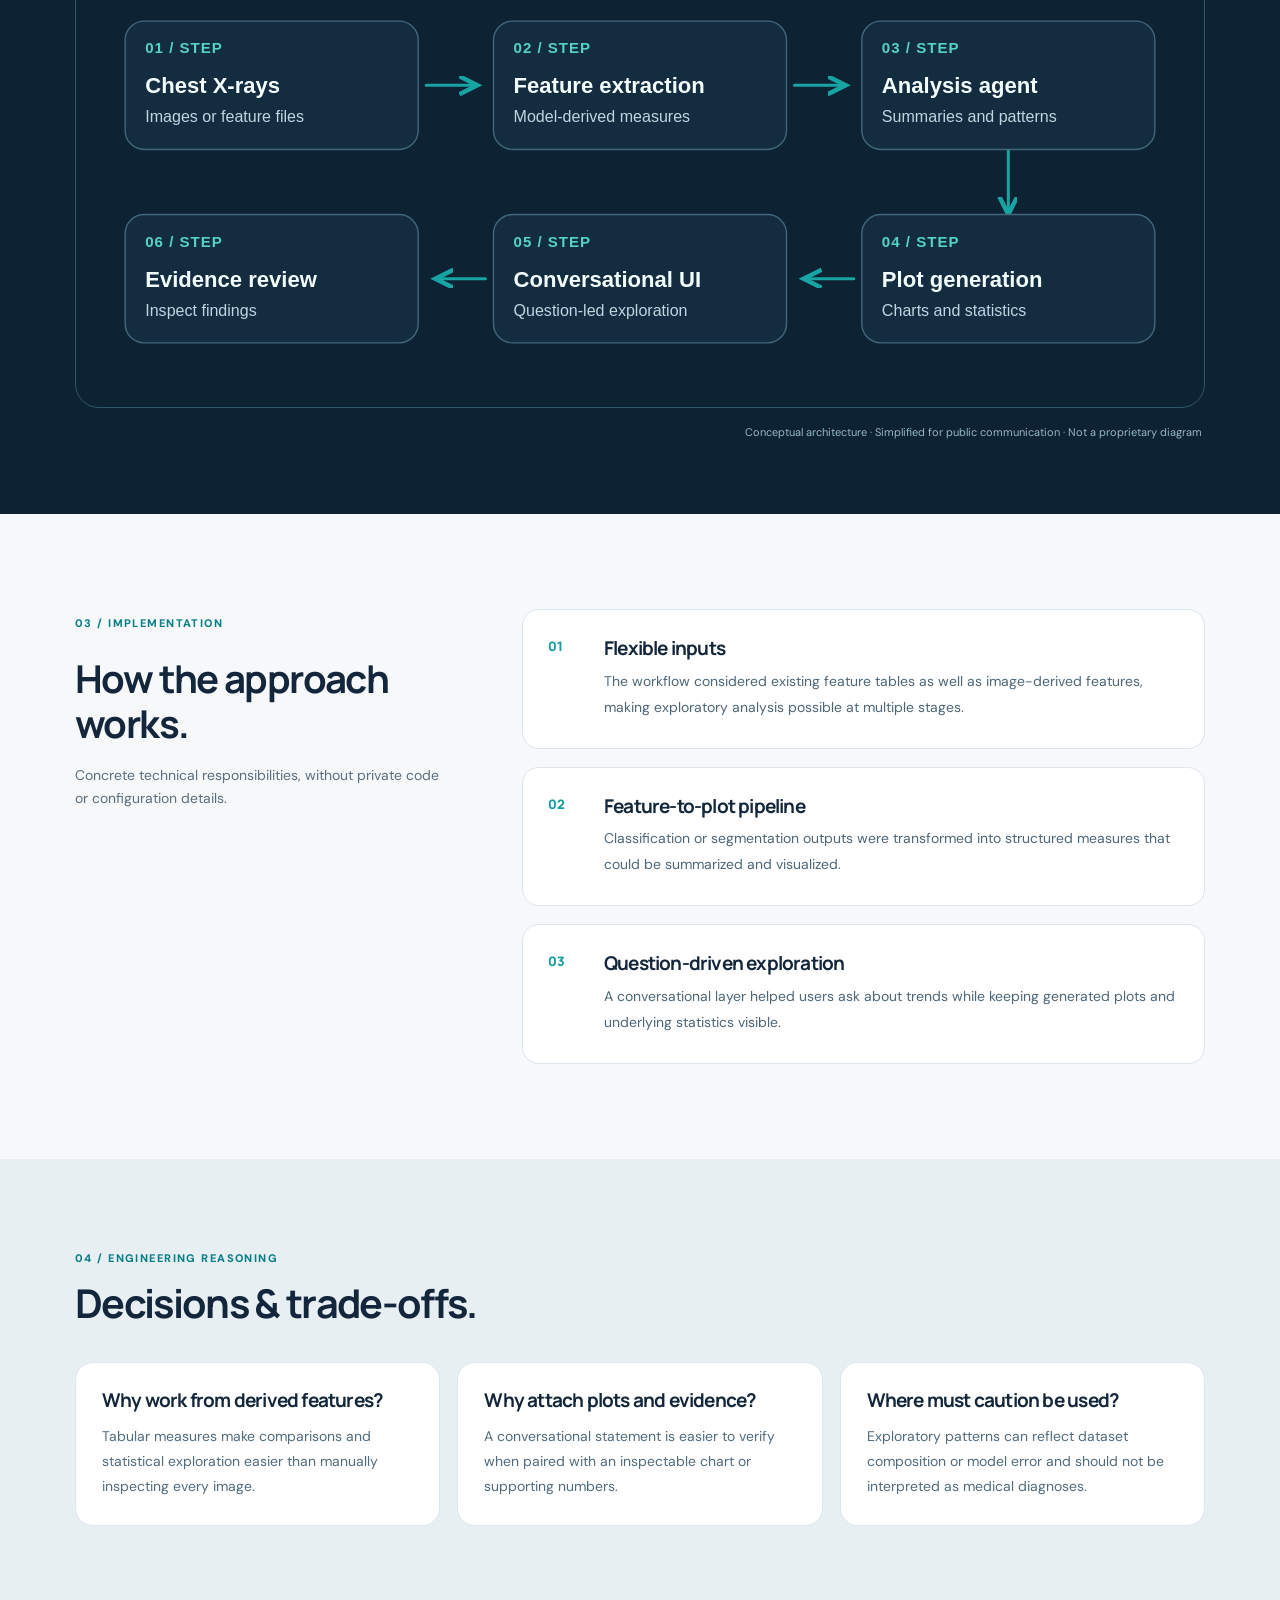
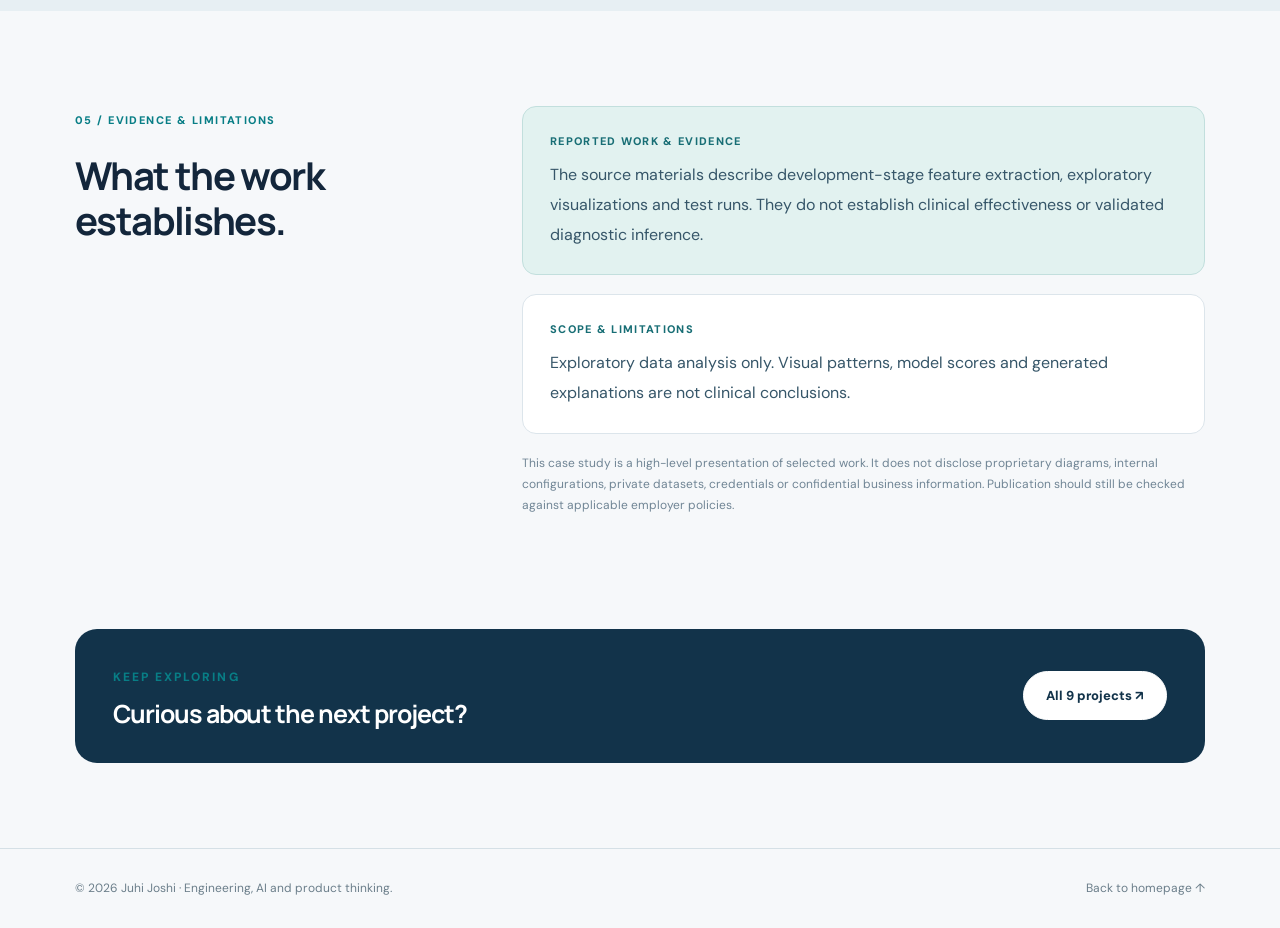
<file: projects/chest-xray-eda.html>
<!doctype html><html lang="en"><head><meta charset="utf-8"><meta name="viewport" content="width=device-width,initial-scale=1"><meta name="description" content="An exploratory workflow for deriving features from medical images, creating visualizations, and helping users investigate patterns through questions and charts."><title>Chest X-ray exploratory data analysis | Juhi Joshi</title><link rel="stylesheet" href="../assets/style.css"></head>
<body><header class="site-nav"><div class="shell nav-inner"><a class="logo" href="../index.html"><span class="monogram">JJ</span><span>Juhi Joshi<small>AI Engineer · Applied AI &amp; product innovation</small></span></a><nav class="nav-links"><a href="../index.html#work">Projects</a><a href="../index.html#experience">Experience</a><a href="../index.html#contact">Contact</a></nav></div></header>
<main class="case-modern"><div class="shell case-intro"><a class="back" href="../index.html#work">← Back to all projects</a><div class="case-topline"><span class="eyebrow">Applied AI / Analytics</span><span class="case-label">SELECTED ENGINEERING WORK</span></div><h1>Chest X-ray exploratory data analysis<span class="title-period">.</span></h1><p class="case-dek">From image-derived features to evidence-supported exploration.</p><p class="case-summary">An exploratory workflow for deriving features from medical images, creating visualizations, and helping users investigate patterns through questions and charts.</p><div class="tags"><span class="tag">Python</span><span class="tag">EDA</span><span class="tag">Medical imaging</span><span class="tag">Streamlit</span><span class="tag">Visualization</span></div><div class="case-jumps"><a href="#overview">Overview</a><a href="#architecture">Architecture</a><a href="#implementation">Implementation</a><a href="#decisions">Decisions</a><a href="#evidence">Outcomes &amp; limits</a></div></div>
<section class="shell case-overview" id="overview"><div class="case-side"><span class="case-index">01 / CONTEXT</span><h2>Start with the problem.</h2></div><div class="case-main"><p class="case-large">Imaging datasets contain more than raw pixel values. Researchers may want to compare derived image features, inspect distributions and understand which observations support a chart or an answer.</p><div class="scope-note"><strong>My contribution</strong><p>Worked on image-data exploration workflows, model-output filtering, derived features and integration of analytics into an accessible interface.</p></div></div></section>
<section class="case-diagram-band" id="architecture"><div class="shell"><div class="case-section-heading"><div><span class="case-index">02 / SYSTEM DESIGN</span><h2>A system built in stages.</h2></div><p>The diagram simplifies the key ideas into an original, conceptual workflow—not a reproduction of internal architecture.</p></div><div class="diagram-frame"><img src="../assets/diagrams/chest-xray-eda.svg" alt="Conceptual architecture of Chest X-ray exploratory data analysis, shown as six connected stages" loading="lazy"></div><p class="diagram-caption">Conceptual architecture · Simplified for public communication · Not a proprietary diagram</p></div></section>
<section class="shell case-split" id="implementation"><div class="case-side"><span class="case-index">03 / IMPLEMENTATION</span><h2>How the approach works.</h2><p>Concrete technical responsibilities, without private code or configuration details.</p></div><div class="impl-list"><article class="impl-item"><span class="impl-num">01</span><div><h3>Flexible inputs</h3><p>The workflow considered existing feature tables as well as image-derived features, making exploratory analysis possible at multiple stages.</p></div></article><article class="impl-item"><span class="impl-num">02</span><div><h3>Feature-to-plot pipeline</h3><p>Classification or segmentation outputs were transformed into structured measures that could be summarized and visualized.</p></div></article><article class="impl-item"><span class="impl-num">03</span><div><h3>Question-driven exploration</h3><p>A conversational layer helped users ask about trends while keeping generated plots and underlying statistics visible.</p></div></article></div></section>
<section class="case-decisions-band" id="decisions"><div class="shell"><span class="case-index">04 / ENGINEERING REASONING</span><h2>Decisions &amp; trade-offs.</h2><div class="decision-grid"><article class="decision-card"><h3>Why work from derived features?</h3><p>Tabular measures make comparisons and statistical exploration easier than manually inspecting every image.</p></article><article class="decision-card"><h3>Why attach plots and evidence?</h3><p>A conversational statement is easier to verify when paired with an inspectable chart or supporting numbers.</p></article><article class="decision-card"><h3>Where must caution be used?</h3><p>Exploratory patterns can reflect dataset composition or model error and should not be interpreted as medical diagnoses.</p></article></div></div></section>
<section class="shell case-split case-end-section" id="evidence"><div class="case-side"><span class="case-index">05 / EVIDENCE &amp; LIMITATIONS</span><h2>What the work establishes.</h2></div><div class="case-main"><div class="evidence-panel"><span class="panel-title">REPORTED WORK &amp; EVIDENCE</span><p>The source materials describe development-stage feature extraction, exploratory visualizations and test runs. They do not establish clinical effectiveness or validated diagnostic inference.</p></div><div class="limits-panel"><span class="panel-title">SCOPE &amp; LIMITATIONS</span><p>Exploratory data analysis only. Visual patterns, model scores and generated explanations are not clinical conclusions.</p></div><p class="case-disclaimer">This case study is a high-level presentation of selected work. It does not disclose proprietary diagrams, internal configurations, private datasets, credentials or confidential business information. Publication should still be checked against applicable employer policies.</p></div></section>
<div class="shell"><div class="case-next"><div><span class="eyebrow">KEEP EXPLORING</span><h2>Curious about the next project?</h2></div><a class="btn" href="../index.html#work">All 9 projects ↗</a></div></div></main><footer class="footer"><div class="shell footer-inner"><span>© 2026 Juhi Joshi · Engineering, AI and product thinking.</span><a href="../index.html">Back to homepage ↑</a></div></footer></body></html>
</file>
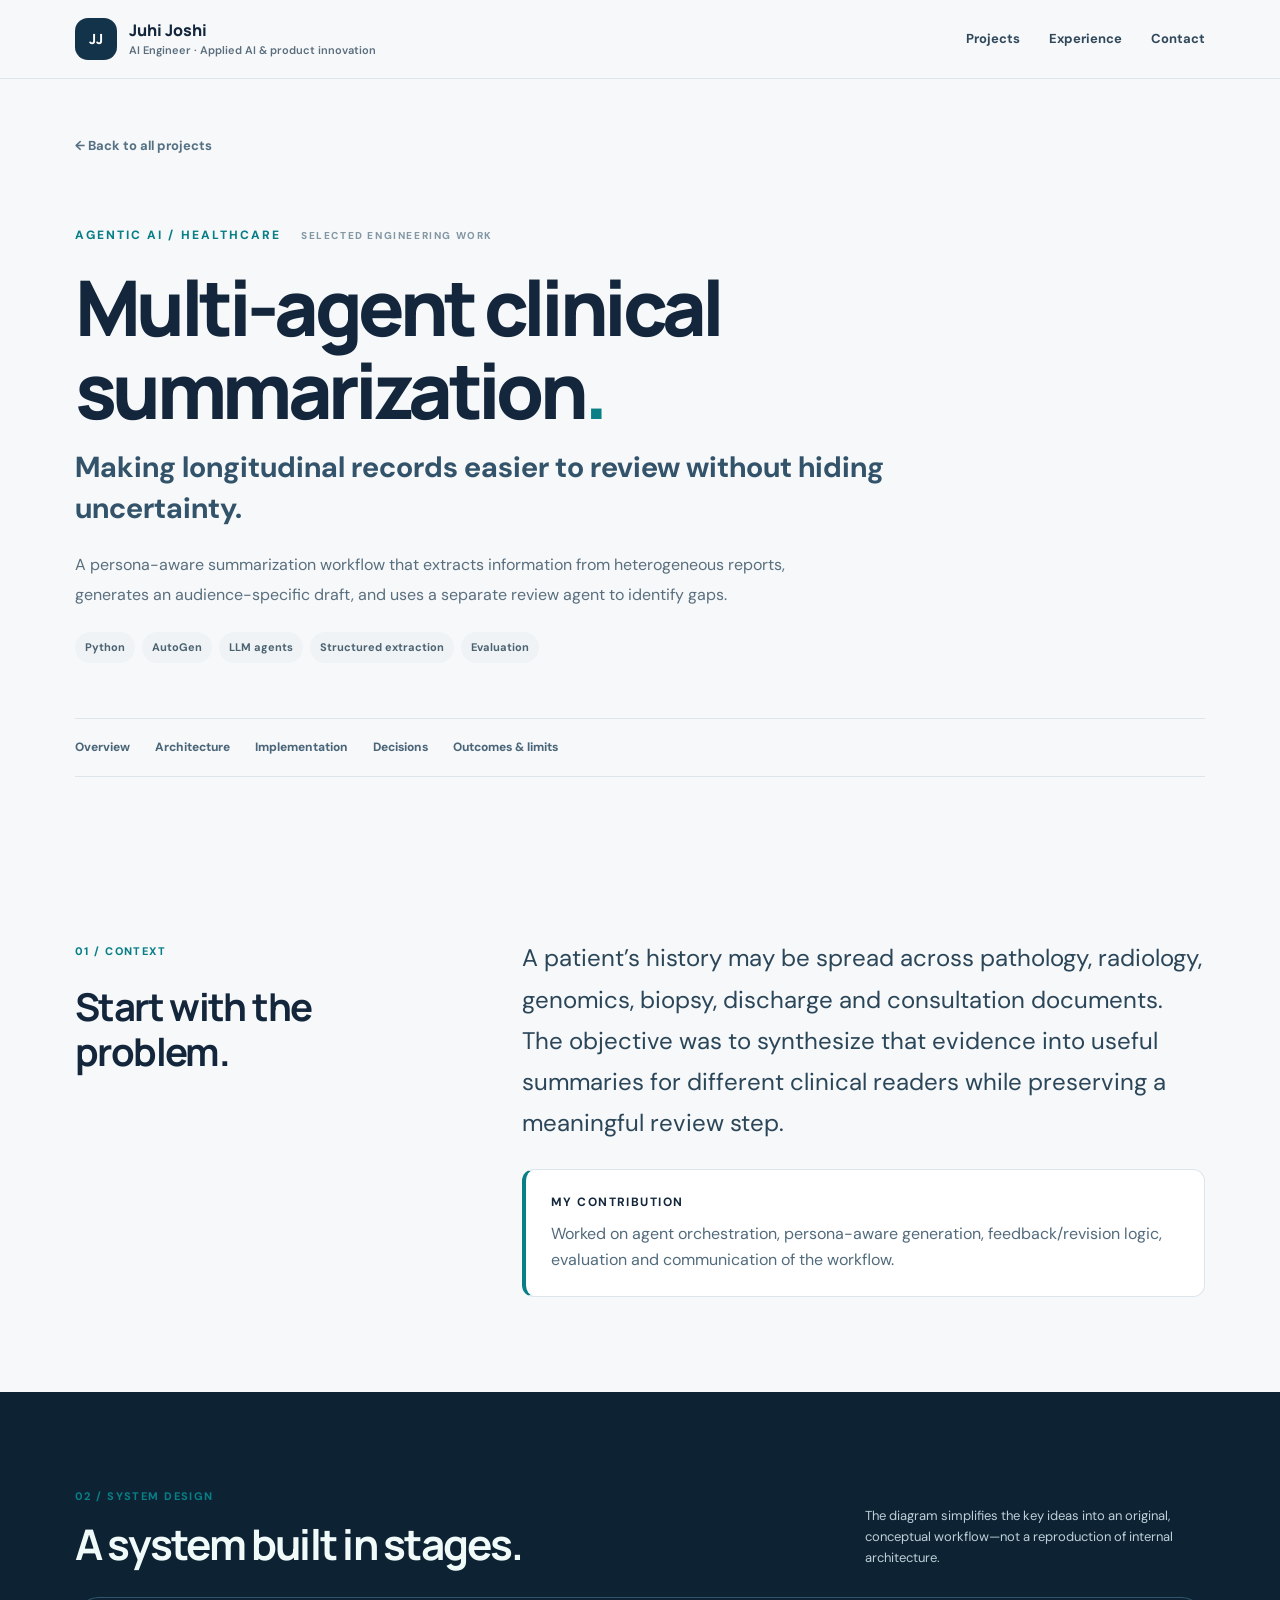
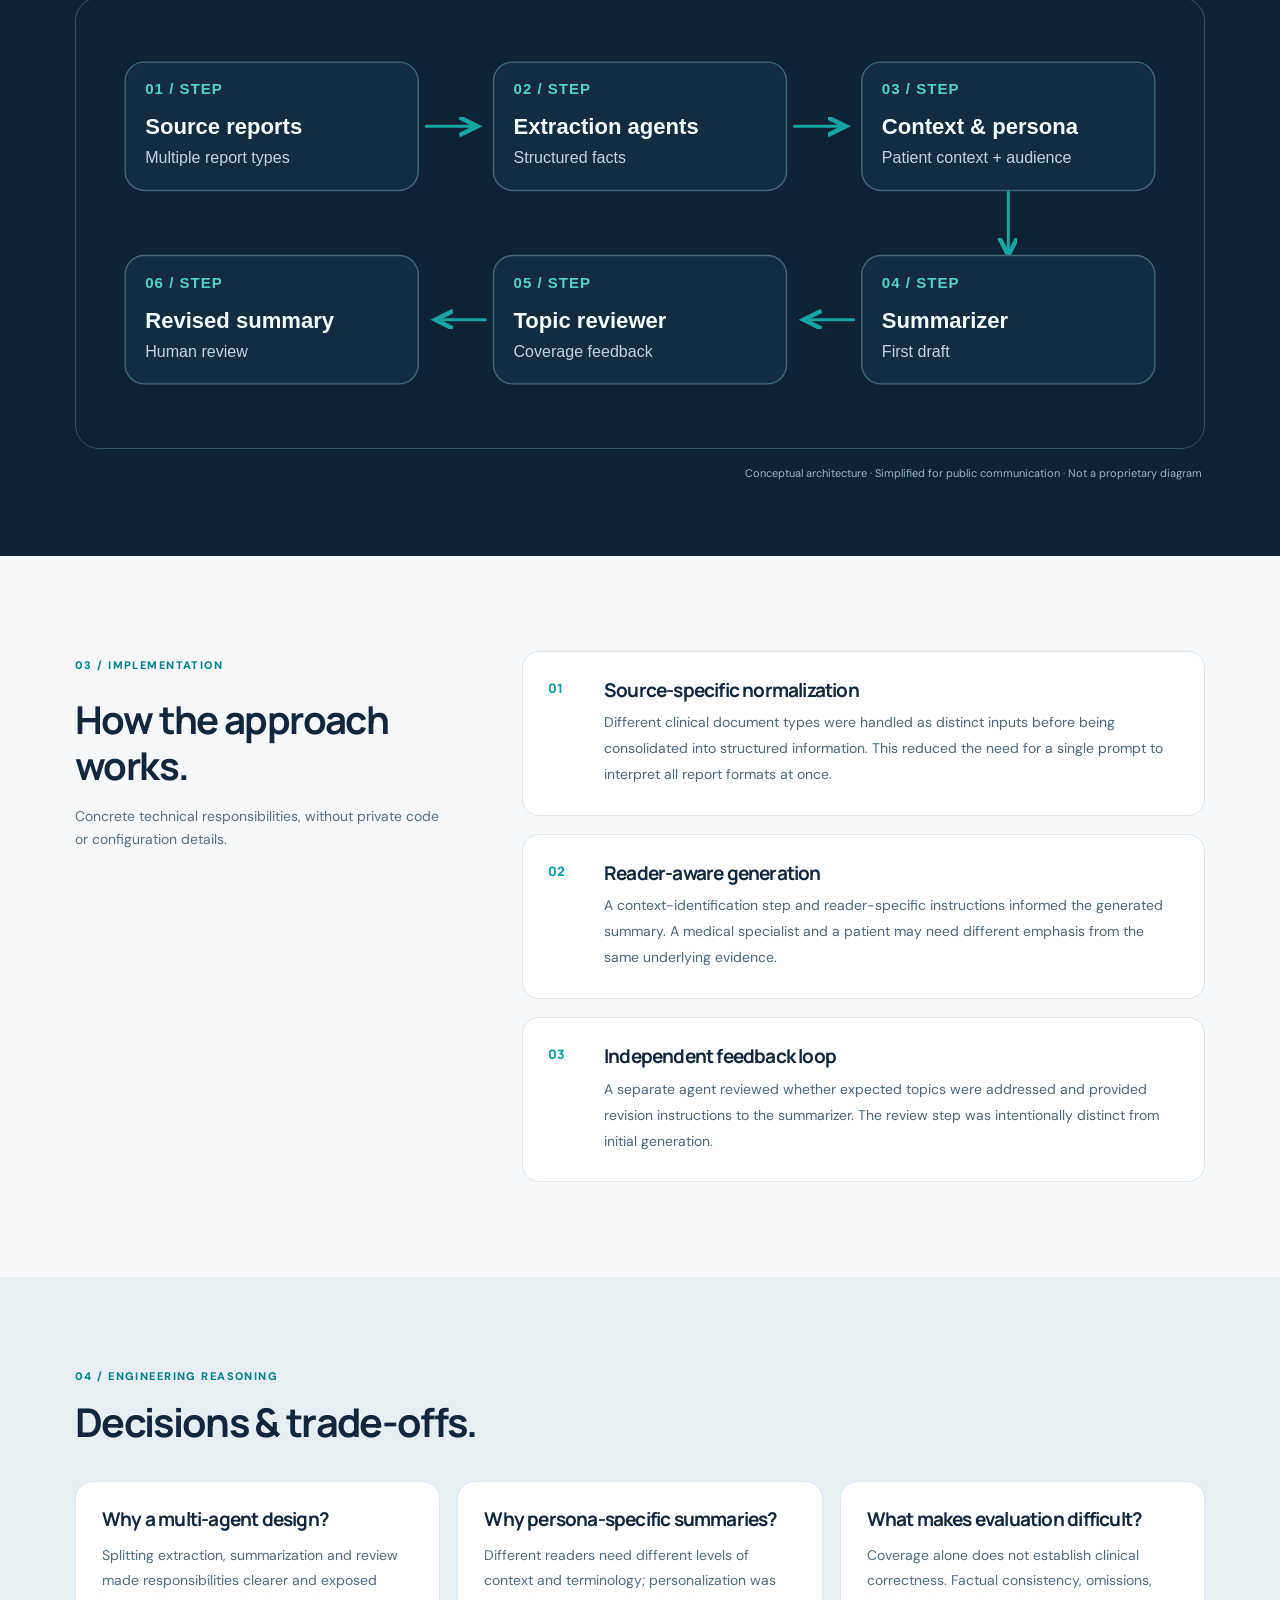
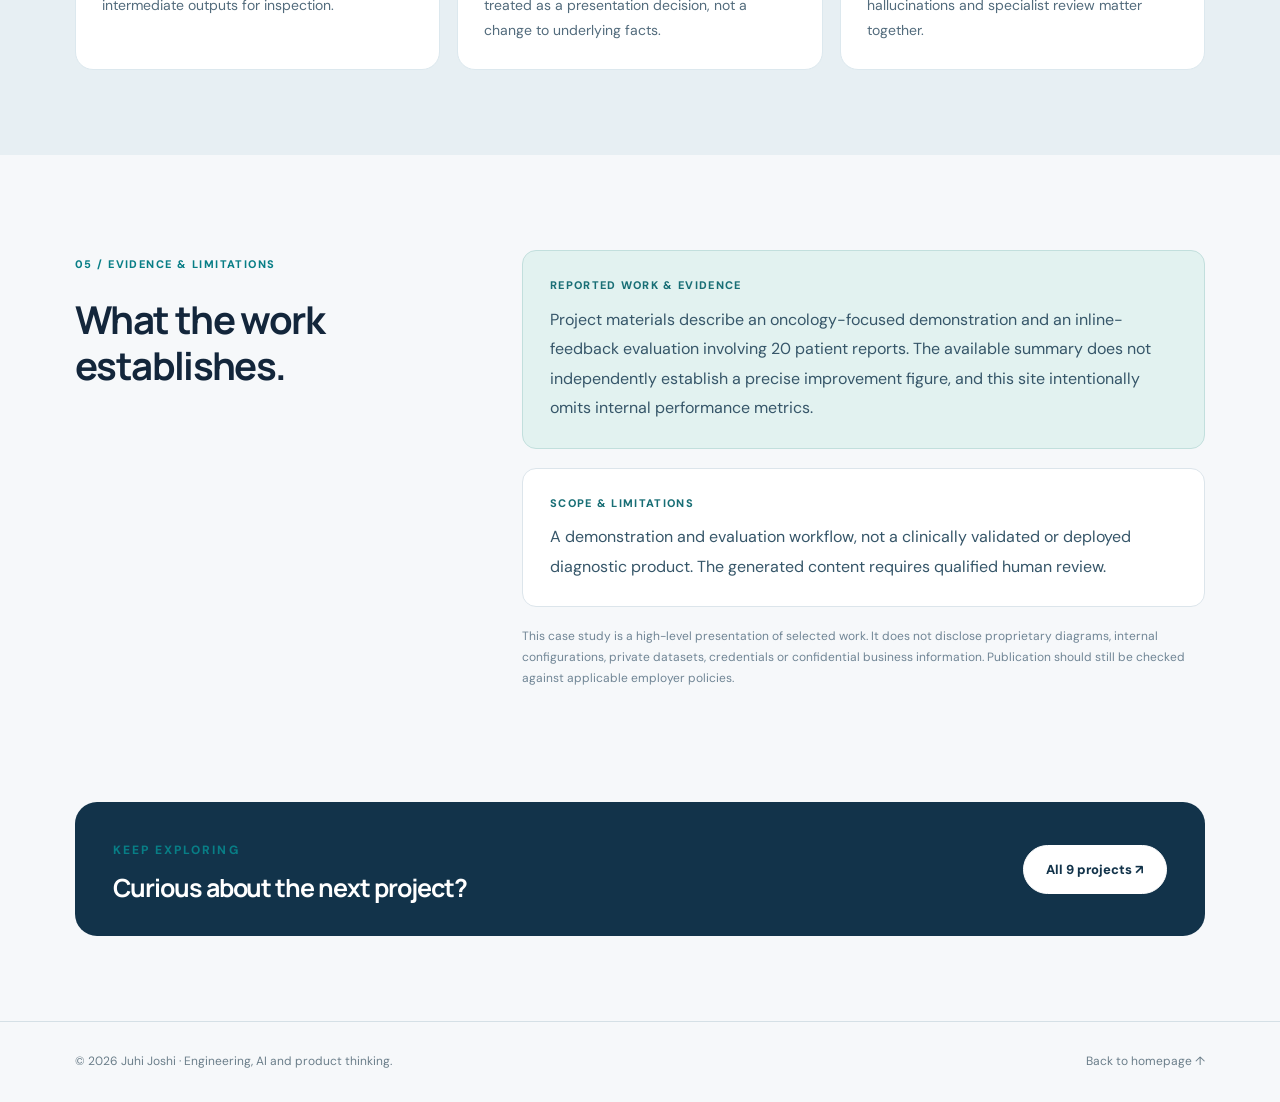
<file: projects/clinical-summarization.html>
<!doctype html><html lang="en"><head><meta charset="utf-8"><meta name="viewport" content="width=device-width,initial-scale=1"><meta name="description" content="A persona-aware summarization workflow that extracts information from heterogeneous reports, generates an audience-specific draft, and uses a separate review agent to identify gaps."><title>Multi-agent clinical summarization | Juhi Joshi</title><link rel="stylesheet" href="../assets/style.css"></head>
<body><header class="site-nav"><div class="shell nav-inner"><a class="logo" href="../index.html"><span class="monogram">JJ</span><span>Juhi Joshi<small>AI Engineer · Applied AI &amp; product innovation</small></span></a><nav class="nav-links"><a href="../index.html#work">Projects</a><a href="../index.html#experience">Experience</a><a href="../index.html#contact">Contact</a></nav></div></header>
<main class="case-modern"><div class="shell case-intro"><a class="back" href="../index.html#work">← Back to all projects</a><div class="case-topline"><span class="eyebrow">Agentic AI / Healthcare</span><span class="case-label">SELECTED ENGINEERING WORK</span></div><h1>Multi-agent clinical summarization<span class="title-period">.</span></h1><p class="case-dek">Making longitudinal records easier to review without hiding uncertainty.</p><p class="case-summary">A persona-aware summarization workflow that extracts information from heterogeneous reports, generates an audience-specific draft, and uses a separate review agent to identify gaps.</p><div class="tags"><span class="tag">Python</span><span class="tag">AutoGen</span><span class="tag">LLM agents</span><span class="tag">Structured extraction</span><span class="tag">Evaluation</span></div><div class="case-jumps"><a href="#overview">Overview</a><a href="#architecture">Architecture</a><a href="#implementation">Implementation</a><a href="#decisions">Decisions</a><a href="#evidence">Outcomes &amp; limits</a></div></div>
<section class="shell case-overview" id="overview"><div class="case-side"><span class="case-index">01 / CONTEXT</span><h2>Start with the problem.</h2></div><div class="case-main"><p class="case-large">A patient’s history may be spread across pathology, radiology, genomics, biopsy, discharge and consultation documents. The objective was to synthesize that evidence into useful summaries for different clinical readers while preserving a meaningful review step.</p><div class="scope-note"><strong>My contribution</strong><p>Worked on agent orchestration, persona-aware generation, feedback/revision logic, evaluation and communication of the workflow.</p></div></div></section>
<section class="case-diagram-band" id="architecture"><div class="shell"><div class="case-section-heading"><div><span class="case-index">02 / SYSTEM DESIGN</span><h2>A system built in stages.</h2></div><p>The diagram simplifies the key ideas into an original, conceptual workflow—not a reproduction of internal architecture.</p></div><div class="diagram-frame"><img src="../assets/diagrams/clinical-summarization.svg" alt="Conceptual architecture of Multi-agent clinical summarization, shown as six connected stages" loading="lazy"></div><p class="diagram-caption">Conceptual architecture · Simplified for public communication · Not a proprietary diagram</p></div></section>
<section class="shell case-split" id="implementation"><div class="case-side"><span class="case-index">03 / IMPLEMENTATION</span><h2>How the approach works.</h2><p>Concrete technical responsibilities, without private code or configuration details.</p></div><div class="impl-list"><article class="impl-item"><span class="impl-num">01</span><div><h3>Source-specific normalization</h3><p>Different clinical document types were handled as distinct inputs before being consolidated into structured information. This reduced the need for a single prompt to interpret all report formats at once.</p></div></article><article class="impl-item"><span class="impl-num">02</span><div><h3>Reader-aware generation</h3><p>A context-identification step and reader-specific instructions informed the generated summary. A medical specialist and a patient may need different emphasis from the same underlying evidence.</p></div></article><article class="impl-item"><span class="impl-num">03</span><div><h3>Independent feedback loop</h3><p>A separate agent reviewed whether expected topics were addressed and provided revision instructions to the summarizer. The review step was intentionally distinct from initial generation.</p></div></article></div></section>
<section class="case-decisions-band" id="decisions"><div class="shell"><span class="case-index">04 / ENGINEERING REASONING</span><h2>Decisions &amp; trade-offs.</h2><div class="decision-grid"><article class="decision-card"><h3>Why a multi-agent design?</h3><p>Splitting extraction, summarization and review made responsibilities clearer and exposed intermediate outputs for inspection.</p></article><article class="decision-card"><h3>Why persona-specific summaries?</h3><p>Different readers need different levels of context and terminology; personalization was treated as a presentation decision, not a change to underlying facts.</p></article><article class="decision-card"><h3>What makes evaluation difficult?</h3><p>Coverage alone does not establish clinical correctness. Factual consistency, omissions, hallucinations and specialist review matter together.</p></article></div></div></section>
<section class="shell case-split case-end-section" id="evidence"><div class="case-side"><span class="case-index">05 / EVIDENCE &amp; LIMITATIONS</span><h2>What the work establishes.</h2></div><div class="case-main"><div class="evidence-panel"><span class="panel-title">REPORTED WORK &amp; EVIDENCE</span><p>Project materials describe an oncology-focused demonstration and an inline-feedback evaluation involving 20 patient reports. The available summary does not independently establish a precise improvement figure, and this site intentionally omits internal performance metrics.</p></div><div class="limits-panel"><span class="panel-title">SCOPE &amp; LIMITATIONS</span><p>A demonstration and evaluation workflow, not a clinically validated or deployed diagnostic product. The generated content requires qualified human review.</p></div><p class="case-disclaimer">This case study is a high-level presentation of selected work. It does not disclose proprietary diagrams, internal configurations, private datasets, credentials or confidential business information. Publication should still be checked against applicable employer policies.</p></div></section>
<div class="shell"><div class="case-next"><div><span class="eyebrow">KEEP EXPLORING</span><h2>Curious about the next project?</h2></div><a class="btn" href="../index.html#work">All 9 projects ↗</a></div></div></main><footer class="footer"><div class="shell footer-inner"><span>© 2026 Juhi Joshi · Engineering, AI and product thinking.</span><a href="../index.html">Back to homepage ↑</a></div></footer></body></html>
</file>
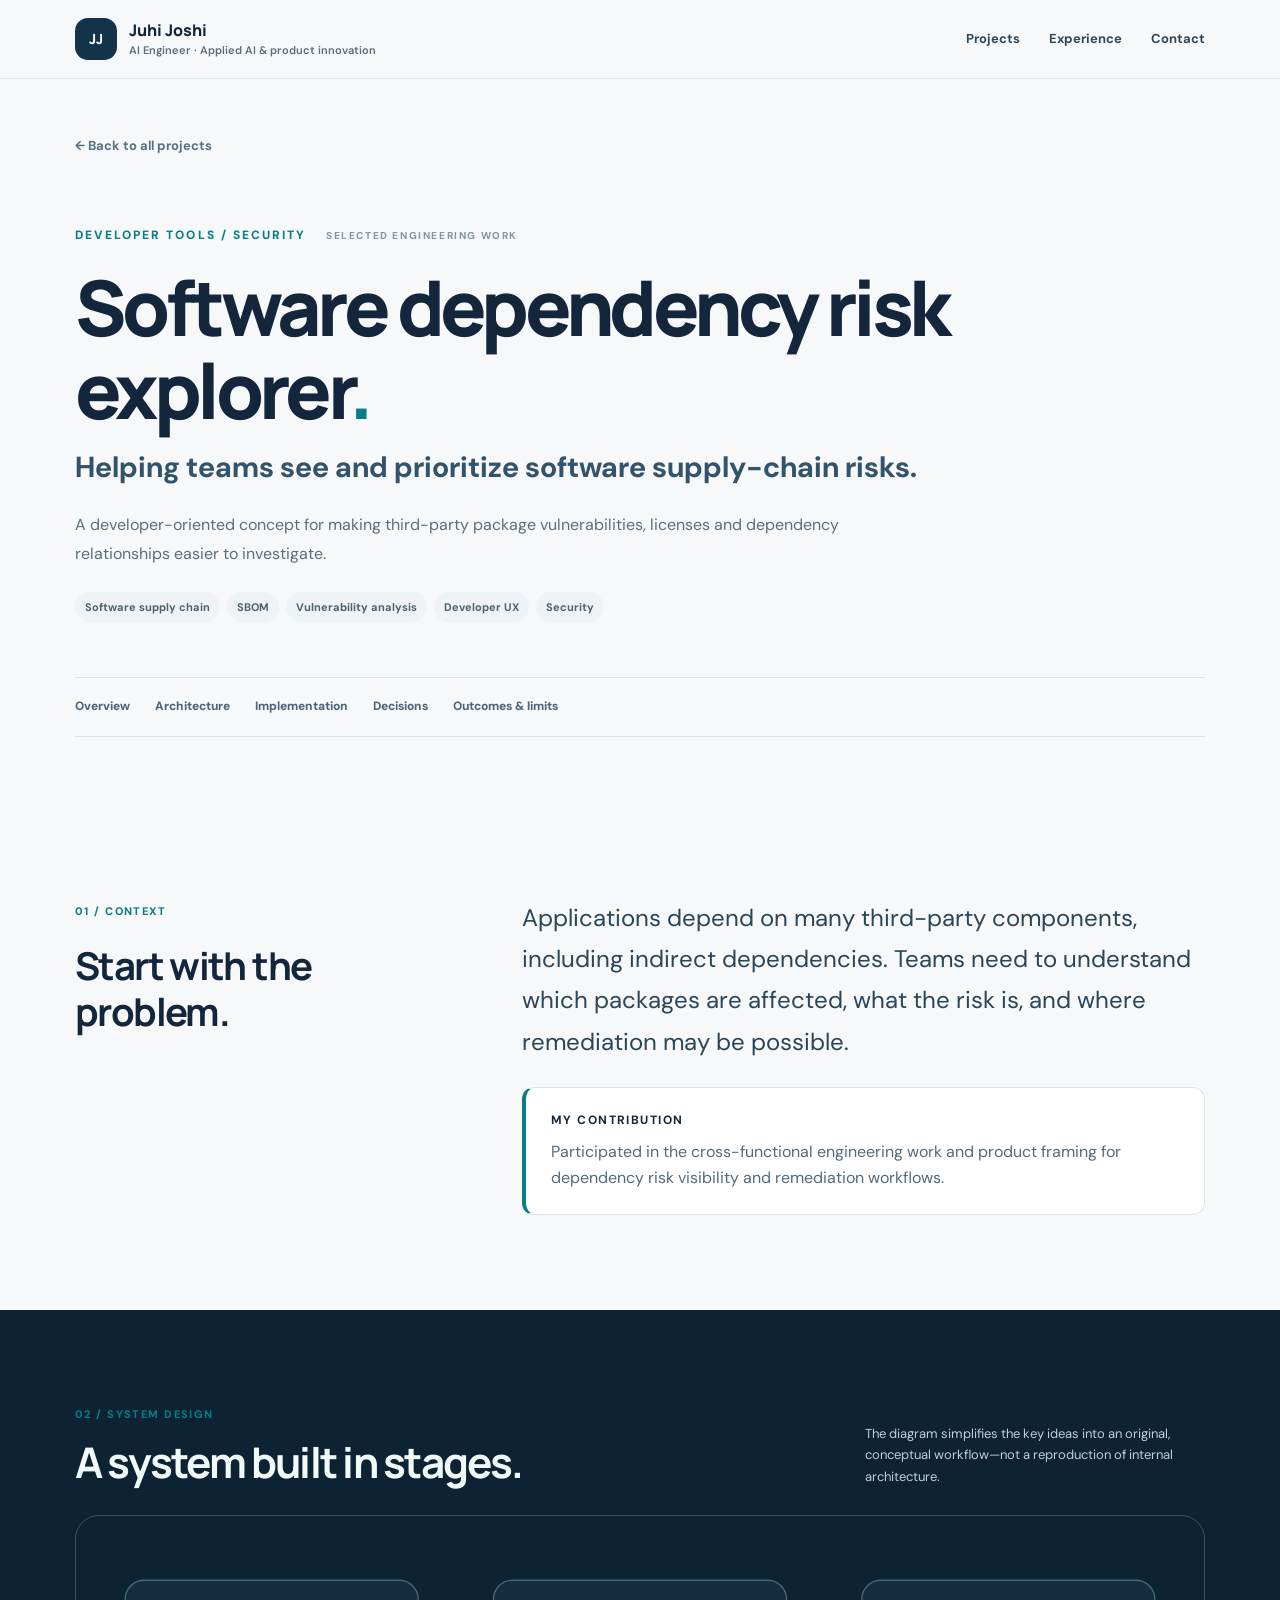
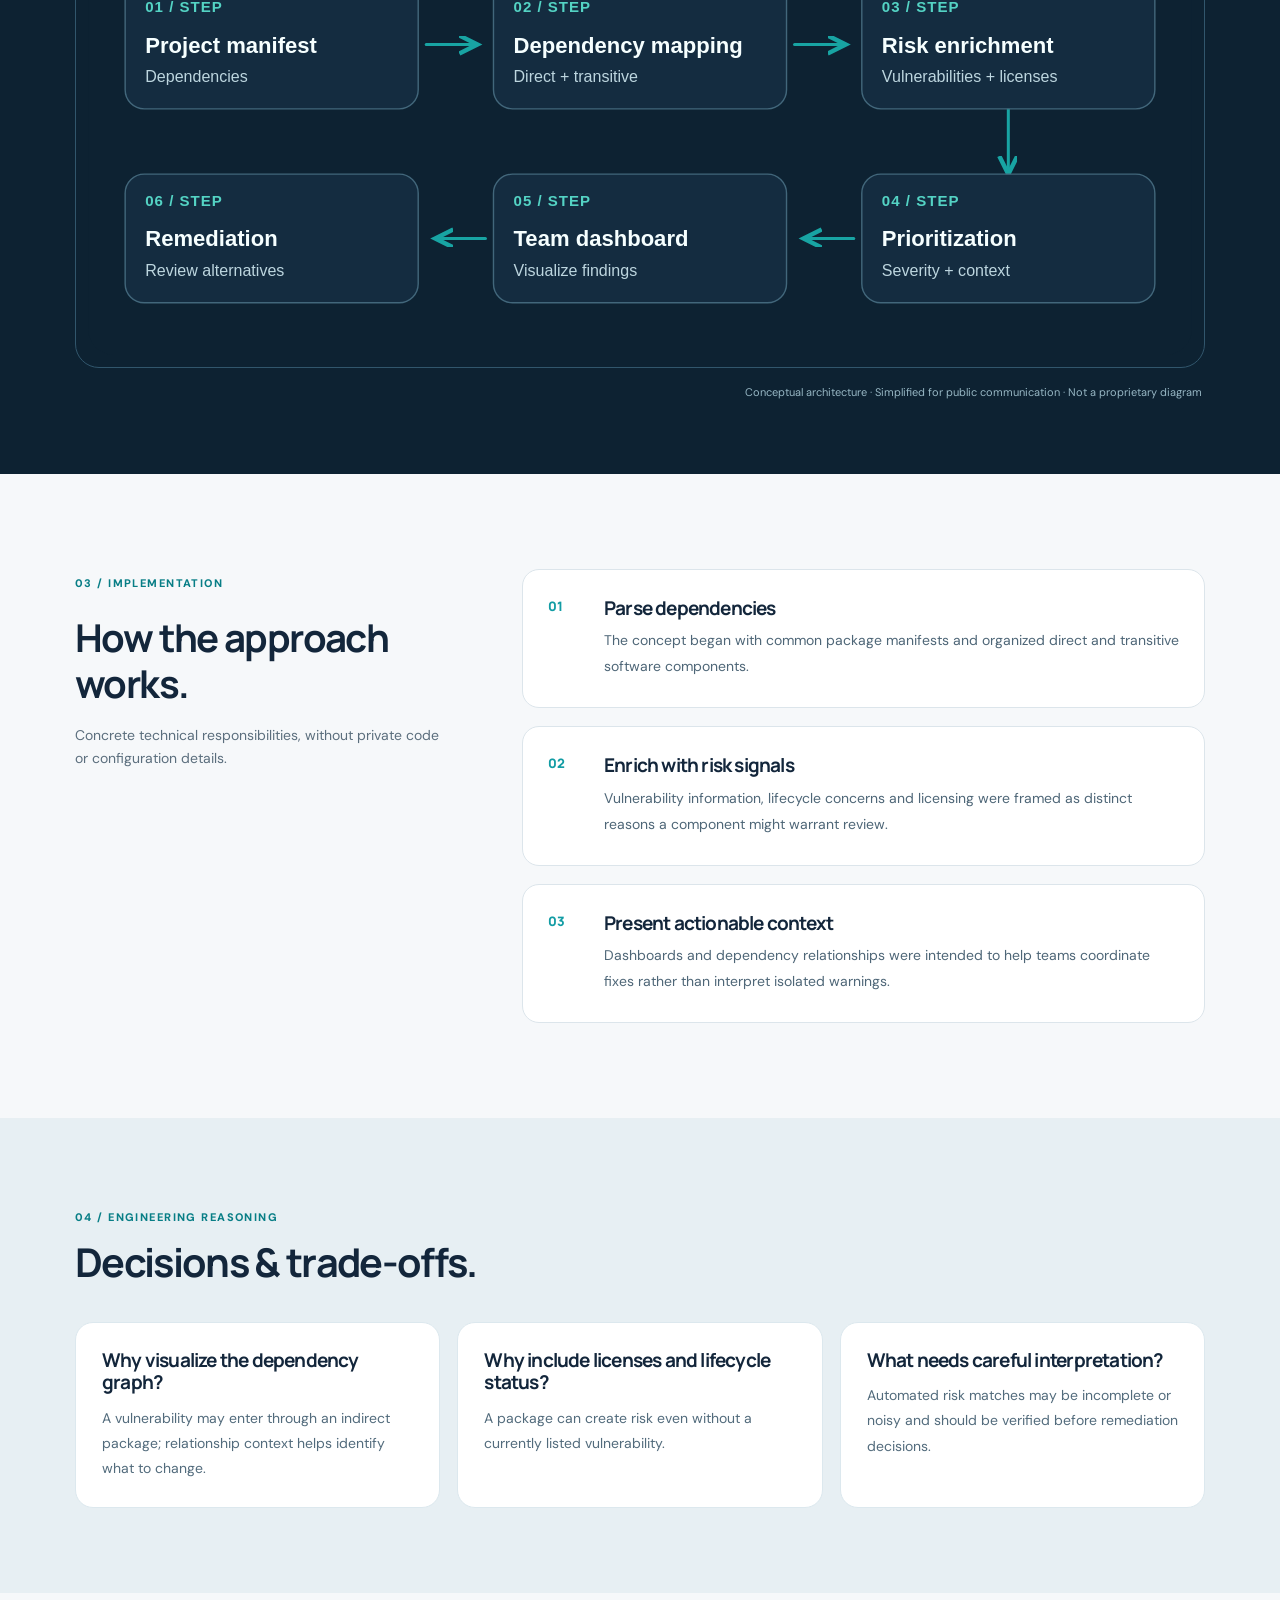
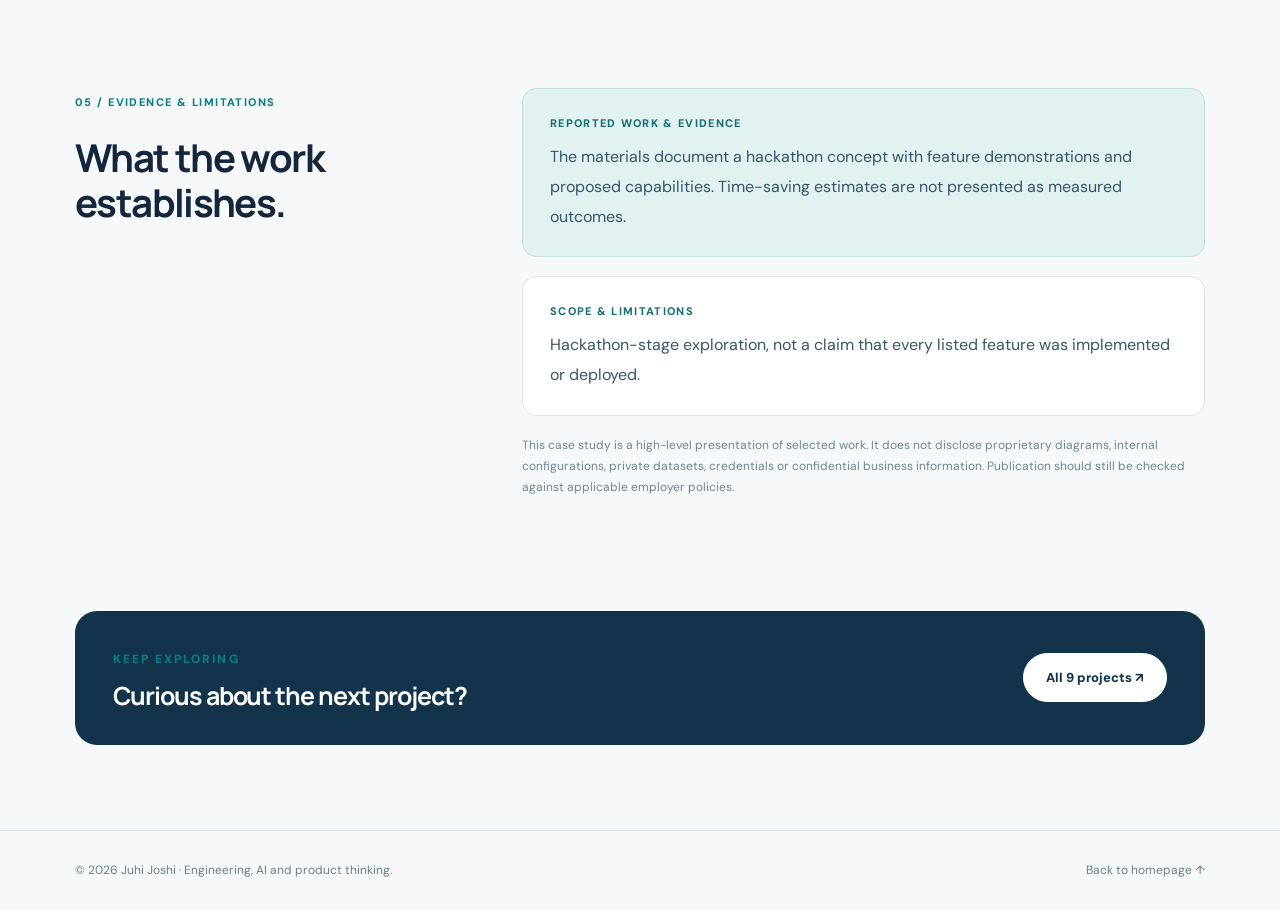
<file: projects/dependency-risk.html>
<!doctype html><html lang="en"><head><meta charset="utf-8"><meta name="viewport" content="width=device-width,initial-scale=1"><meta name="description" content="A developer-oriented concept for making third-party package vulnerabilities, licenses and dependency relationships easier to investigate."><title>Software dependency risk explorer | Juhi Joshi</title><link rel="stylesheet" href="../assets/style.css"></head>
<body><header class="site-nav"><div class="shell nav-inner"><a class="logo" href="../index.html"><span class="monogram">JJ</span><span>Juhi Joshi<small>AI Engineer · Applied AI &amp; product innovation</small></span></a><nav class="nav-links"><a href="../index.html#work">Projects</a><a href="../index.html#experience">Experience</a><a href="../index.html#contact">Contact</a></nav></div></header>
<main class="case-modern"><div class="shell case-intro"><a class="back" href="../index.html#work">← Back to all projects</a><div class="case-topline"><span class="eyebrow">Developer Tools / Security</span><span class="case-label">SELECTED ENGINEERING WORK</span></div><h1>Software dependency risk explorer<span class="title-period">.</span></h1><p class="case-dek">Helping teams see and prioritize software supply-chain risks.</p><p class="case-summary">A developer-oriented concept for making third-party package vulnerabilities, licenses and dependency relationships easier to investigate.</p><div class="tags"><span class="tag">Software supply chain</span><span class="tag">SBOM</span><span class="tag">Vulnerability analysis</span><span class="tag">Developer UX</span><span class="tag">Security</span></div><div class="case-jumps"><a href="#overview">Overview</a><a href="#architecture">Architecture</a><a href="#implementation">Implementation</a><a href="#decisions">Decisions</a><a href="#evidence">Outcomes &amp; limits</a></div></div>
<section class="shell case-overview" id="overview"><div class="case-side"><span class="case-index">01 / CONTEXT</span><h2>Start with the problem.</h2></div><div class="case-main"><p class="case-large">Applications depend on many third-party components, including indirect dependencies. Teams need to understand which packages are affected, what the risk is, and where remediation may be possible.</p><div class="scope-note"><strong>My contribution</strong><p>Participated in the cross-functional engineering work and product framing for dependency risk visibility and remediation workflows.</p></div></div></section>
<section class="case-diagram-band" id="architecture"><div class="shell"><div class="case-section-heading"><div><span class="case-index">02 / SYSTEM DESIGN</span><h2>A system built in stages.</h2></div><p>The diagram simplifies the key ideas into an original, conceptual workflow—not a reproduction of internal architecture.</p></div><div class="diagram-frame"><img src="../assets/diagrams/dependency-risk.svg" alt="Conceptual architecture of Software dependency risk explorer, shown as six connected stages" loading="lazy"></div><p class="diagram-caption">Conceptual architecture · Simplified for public communication · Not a proprietary diagram</p></div></section>
<section class="shell case-split" id="implementation"><div class="case-side"><span class="case-index">03 / IMPLEMENTATION</span><h2>How the approach works.</h2><p>Concrete technical responsibilities, without private code or configuration details.</p></div><div class="impl-list"><article class="impl-item"><span class="impl-num">01</span><div><h3>Parse dependencies</h3><p>The concept began with common package manifests and organized direct and transitive software components.</p></div></article><article class="impl-item"><span class="impl-num">02</span><div><h3>Enrich with risk signals</h3><p>Vulnerability information, lifecycle concerns and licensing were framed as distinct reasons a component might warrant review.</p></div></article><article class="impl-item"><span class="impl-num">03</span><div><h3>Present actionable context</h3><p>Dashboards and dependency relationships were intended to help teams coordinate fixes rather than interpret isolated warnings.</p></div></article></div></section>
<section class="case-decisions-band" id="decisions"><div class="shell"><span class="case-index">04 / ENGINEERING REASONING</span><h2>Decisions &amp; trade-offs.</h2><div class="decision-grid"><article class="decision-card"><h3>Why visualize the dependency graph?</h3><p>A vulnerability may enter through an indirect package; relationship context helps identify what to change.</p></article><article class="decision-card"><h3>Why include licenses and lifecycle status?</h3><p>A package can create risk even without a currently listed vulnerability.</p></article><article class="decision-card"><h3>What needs careful interpretation?</h3><p>Automated risk matches may be incomplete or noisy and should be verified before remediation decisions.</p></article></div></div></section>
<section class="shell case-split case-end-section" id="evidence"><div class="case-side"><span class="case-index">05 / EVIDENCE &amp; LIMITATIONS</span><h2>What the work establishes.</h2></div><div class="case-main"><div class="evidence-panel"><span class="panel-title">REPORTED WORK &amp; EVIDENCE</span><p>The materials document a hackathon concept with feature demonstrations and proposed capabilities. Time-saving estimates are not presented as measured outcomes.</p></div><div class="limits-panel"><span class="panel-title">SCOPE &amp; LIMITATIONS</span><p>Hackathon-stage exploration, not a claim that every listed feature was implemented or deployed.</p></div><p class="case-disclaimer">This case study is a high-level presentation of selected work. It does not disclose proprietary diagrams, internal configurations, private datasets, credentials or confidential business information. Publication should still be checked against applicable employer policies.</p></div></section>
<div class="shell"><div class="case-next"><div><span class="eyebrow">KEEP EXPLORING</span><h2>Curious about the next project?</h2></div><a class="btn" href="../index.html#work">All 9 projects ↗</a></div></div></main><footer class="footer"><div class="shell footer-inner"><span>© 2026 Juhi Joshi · Engineering, AI and product thinking.</span><a href="../index.html">Back to homepage ↑</a></div></footer></body></html>
</file>
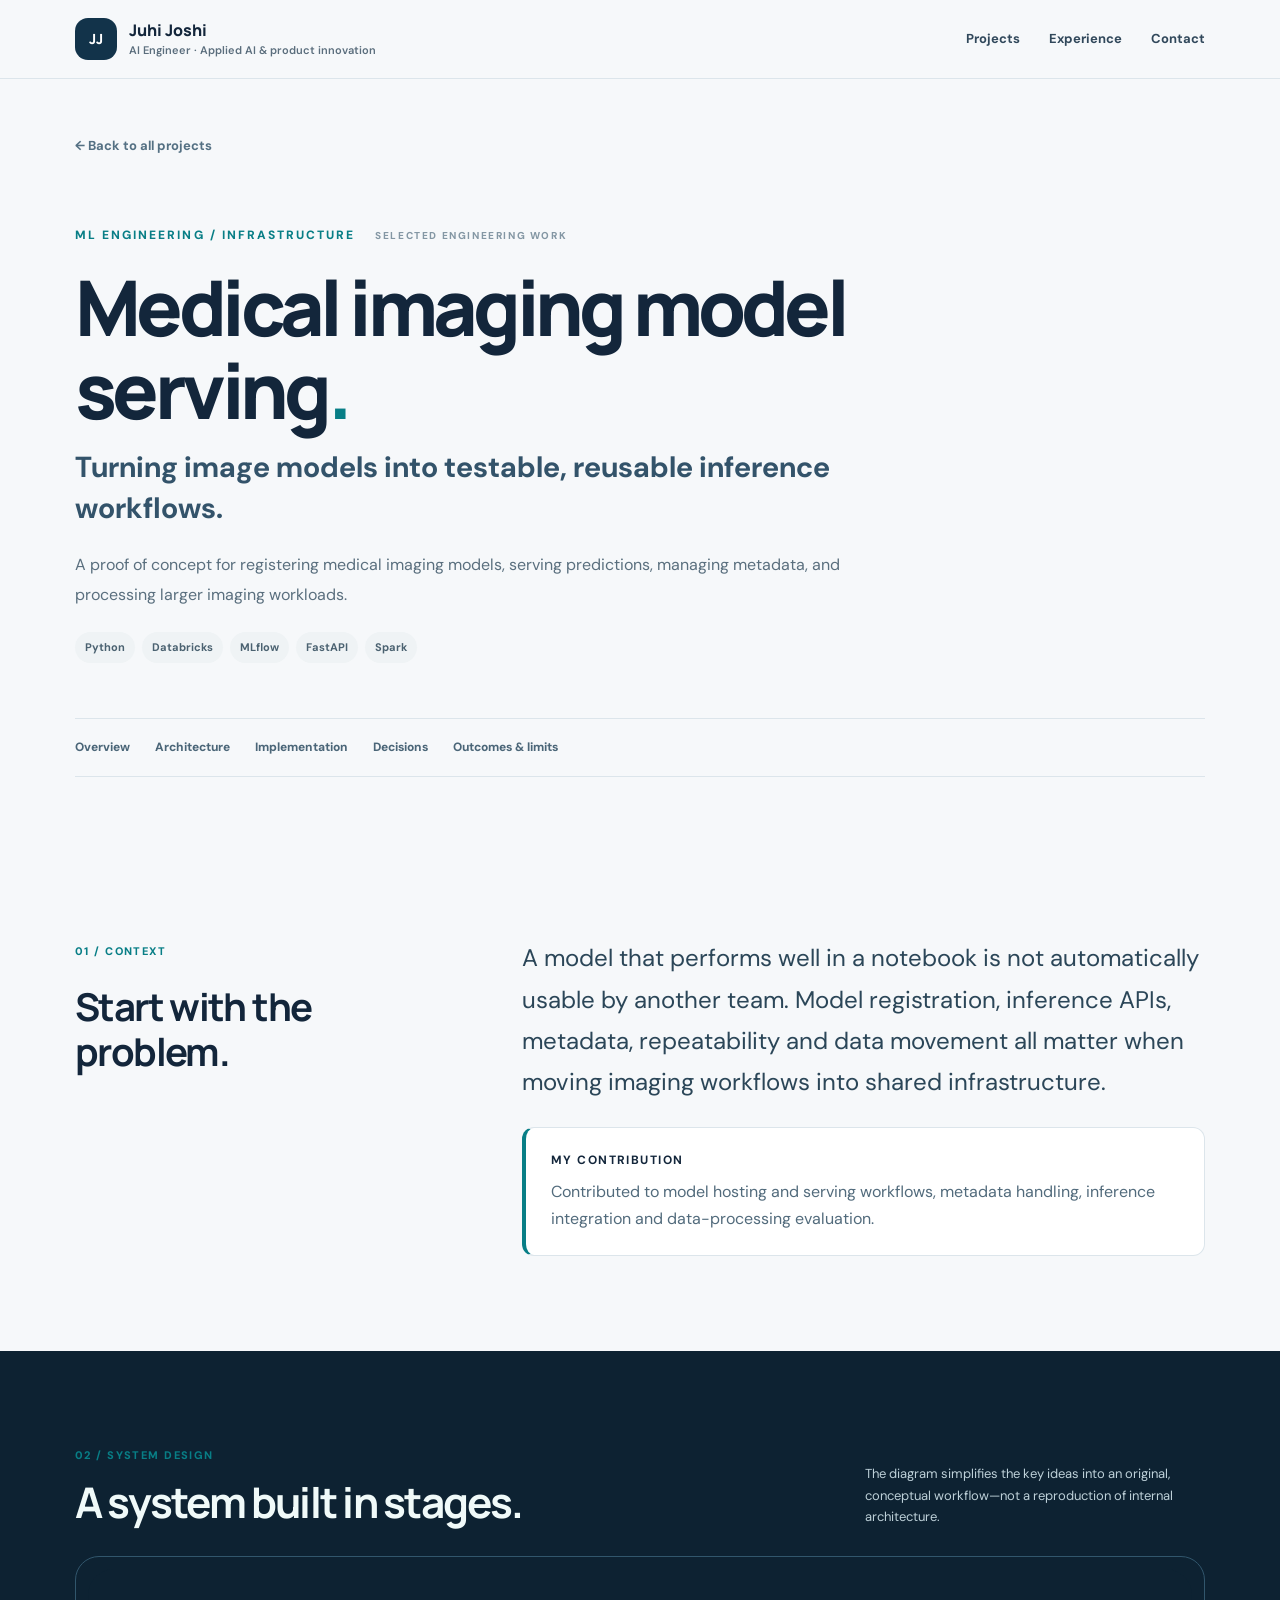
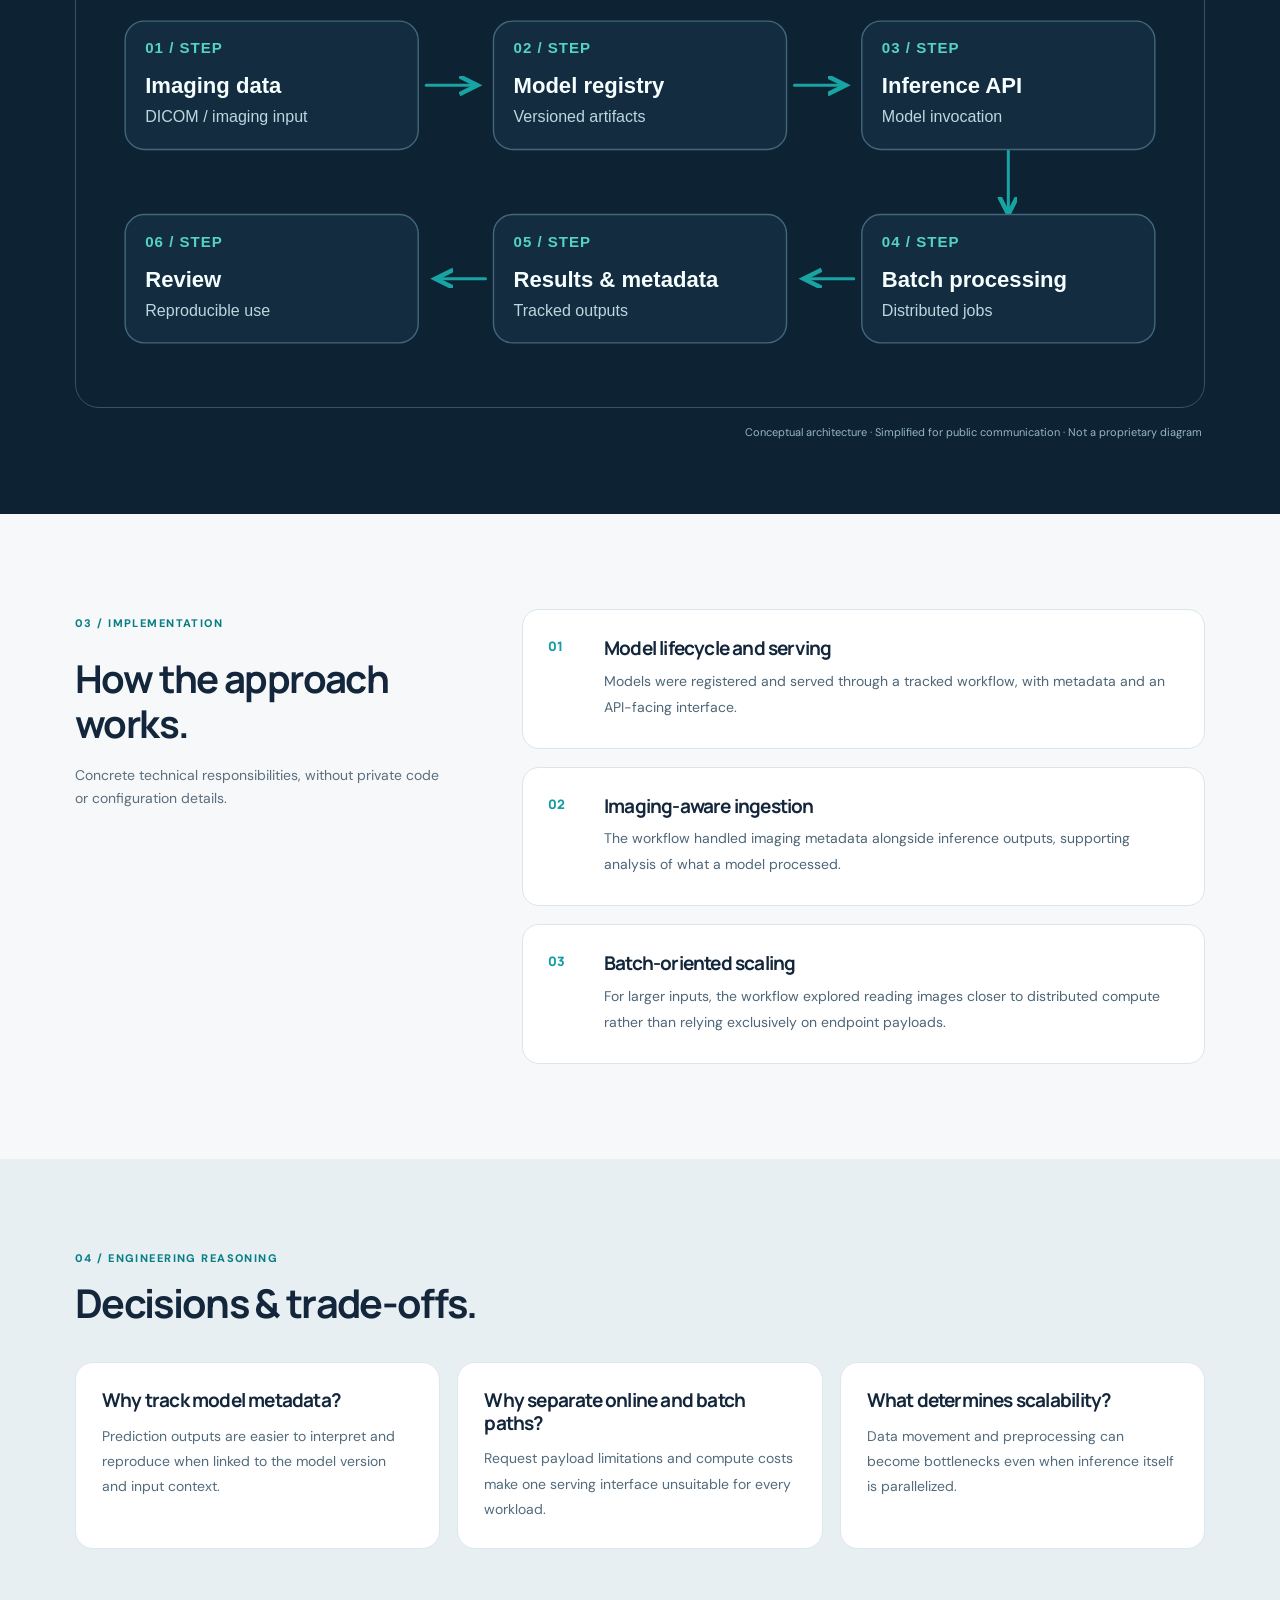
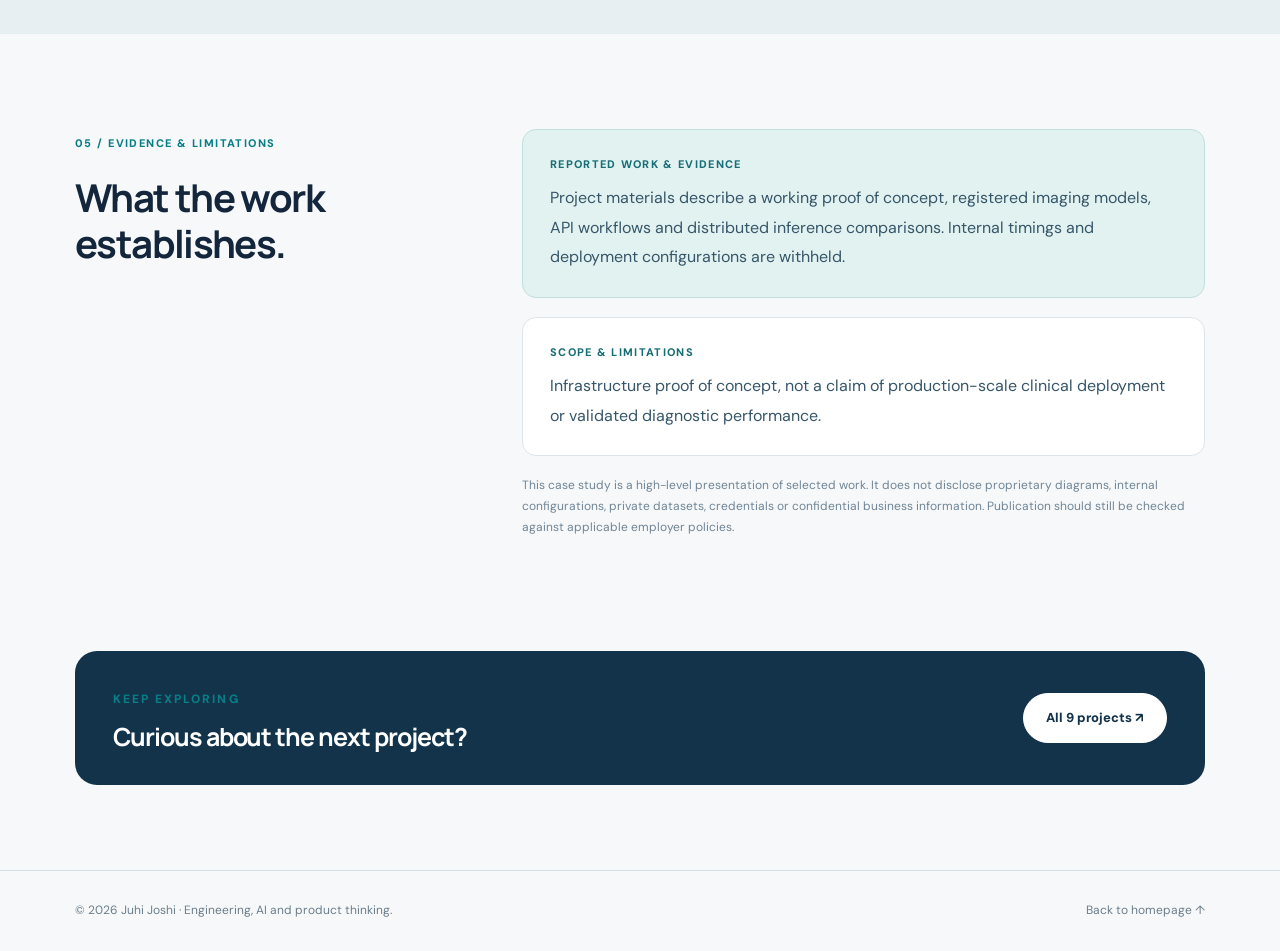
<file: projects/medical-imaging-platform.html>
<!doctype html><html lang="en"><head><meta charset="utf-8"><meta name="viewport" content="width=device-width,initial-scale=1"><meta name="description" content="A proof of concept for registering medical imaging models, serving predictions, managing metadata, and processing larger imaging workloads."><title>Medical imaging model serving | Juhi Joshi</title><link rel="stylesheet" href="../assets/style.css"></head>
<body><header class="site-nav"><div class="shell nav-inner"><a class="logo" href="../index.html"><span class="monogram">JJ</span><span>Juhi Joshi<small>AI Engineer · Applied AI &amp; product innovation</small></span></a><nav class="nav-links"><a href="../index.html#work">Projects</a><a href="../index.html#experience">Experience</a><a href="../index.html#contact">Contact</a></nav></div></header>
<main class="case-modern"><div class="shell case-intro"><a class="back" href="../index.html#work">← Back to all projects</a><div class="case-topline"><span class="eyebrow">ML Engineering / Infrastructure</span><span class="case-label">SELECTED ENGINEERING WORK</span></div><h1>Medical imaging model serving<span class="title-period">.</span></h1><p class="case-dek">Turning image models into testable, reusable inference workflows.</p><p class="case-summary">A proof of concept for registering medical imaging models, serving predictions, managing metadata, and processing larger imaging workloads.</p><div class="tags"><span class="tag">Python</span><span class="tag">Databricks</span><span class="tag">MLflow</span><span class="tag">FastAPI</span><span class="tag">Spark</span></div><div class="case-jumps"><a href="#overview">Overview</a><a href="#architecture">Architecture</a><a href="#implementation">Implementation</a><a href="#decisions">Decisions</a><a href="#evidence">Outcomes &amp; limits</a></div></div>
<section class="shell case-overview" id="overview"><div class="case-side"><span class="case-index">01 / CONTEXT</span><h2>Start with the problem.</h2></div><div class="case-main"><p class="case-large">A model that performs well in a notebook is not automatically usable by another team. Model registration, inference APIs, metadata, repeatability and data movement all matter when moving imaging workflows into shared infrastructure.</p><div class="scope-note"><strong>My contribution</strong><p>Contributed to model hosting and serving workflows, metadata handling, inference integration and data-processing evaluation.</p></div></div></section>
<section class="case-diagram-band" id="architecture"><div class="shell"><div class="case-section-heading"><div><span class="case-index">02 / SYSTEM DESIGN</span><h2>A system built in stages.</h2></div><p>The diagram simplifies the key ideas into an original, conceptual workflow—not a reproduction of internal architecture.</p></div><div class="diagram-frame"><img src="../assets/diagrams/medical-imaging-platform.svg" alt="Conceptual architecture of Medical imaging model serving, shown as six connected stages" loading="lazy"></div><p class="diagram-caption">Conceptual architecture · Simplified for public communication · Not a proprietary diagram</p></div></section>
<section class="shell case-split" id="implementation"><div class="case-side"><span class="case-index">03 / IMPLEMENTATION</span><h2>How the approach works.</h2><p>Concrete technical responsibilities, without private code or configuration details.</p></div><div class="impl-list"><article class="impl-item"><span class="impl-num">01</span><div><h3>Model lifecycle and serving</h3><p>Models were registered and served through a tracked workflow, with metadata and an API-facing interface.</p></div></article><article class="impl-item"><span class="impl-num">02</span><div><h3>Imaging-aware ingestion</h3><p>The workflow handled imaging metadata alongside inference outputs, supporting analysis of what a model processed.</p></div></article><article class="impl-item"><span class="impl-num">03</span><div><h3>Batch-oriented scaling</h3><p>For larger inputs, the workflow explored reading images closer to distributed compute rather than relying exclusively on endpoint payloads.</p></div></article></div></section>
<section class="case-decisions-band" id="decisions"><div class="shell"><span class="case-index">04 / ENGINEERING REASONING</span><h2>Decisions &amp; trade-offs.</h2><div class="decision-grid"><article class="decision-card"><h3>Why track model metadata?</h3><p>Prediction outputs are easier to interpret and reproduce when linked to the model version and input context.</p></article><article class="decision-card"><h3>Why separate online and batch paths?</h3><p>Request payload limitations and compute costs make one serving interface unsuitable for every workload.</p></article><article class="decision-card"><h3>What determines scalability?</h3><p>Data movement and preprocessing can become bottlenecks even when inference itself is parallelized.</p></article></div></div></section>
<section class="shell case-split case-end-section" id="evidence"><div class="case-side"><span class="case-index">05 / EVIDENCE &amp; LIMITATIONS</span><h2>What the work establishes.</h2></div><div class="case-main"><div class="evidence-panel"><span class="panel-title">REPORTED WORK &amp; EVIDENCE</span><p>Project materials describe a working proof of concept, registered imaging models, API workflows and distributed inference comparisons. Internal timings and deployment configurations are withheld.</p></div><div class="limits-panel"><span class="panel-title">SCOPE &amp; LIMITATIONS</span><p>Infrastructure proof of concept, not a claim of production-scale clinical deployment or validated diagnostic performance.</p></div><p class="case-disclaimer">This case study is a high-level presentation of selected work. It does not disclose proprietary diagrams, internal configurations, private datasets, credentials or confidential business information. Publication should still be checked against applicable employer policies.</p></div></section>
<div class="shell"><div class="case-next"><div><span class="eyebrow">KEEP EXPLORING</span><h2>Curious about the next project?</h2></div><a class="btn" href="../index.html#work">All 9 projects ↗</a></div></div></main><footer class="footer"><div class="shell footer-inner"><span>© 2026 Juhi Joshi · Engineering, AI and product thinking.</span><a href="../index.html">Back to homepage ↑</a></div></footer></body></html>
</file>
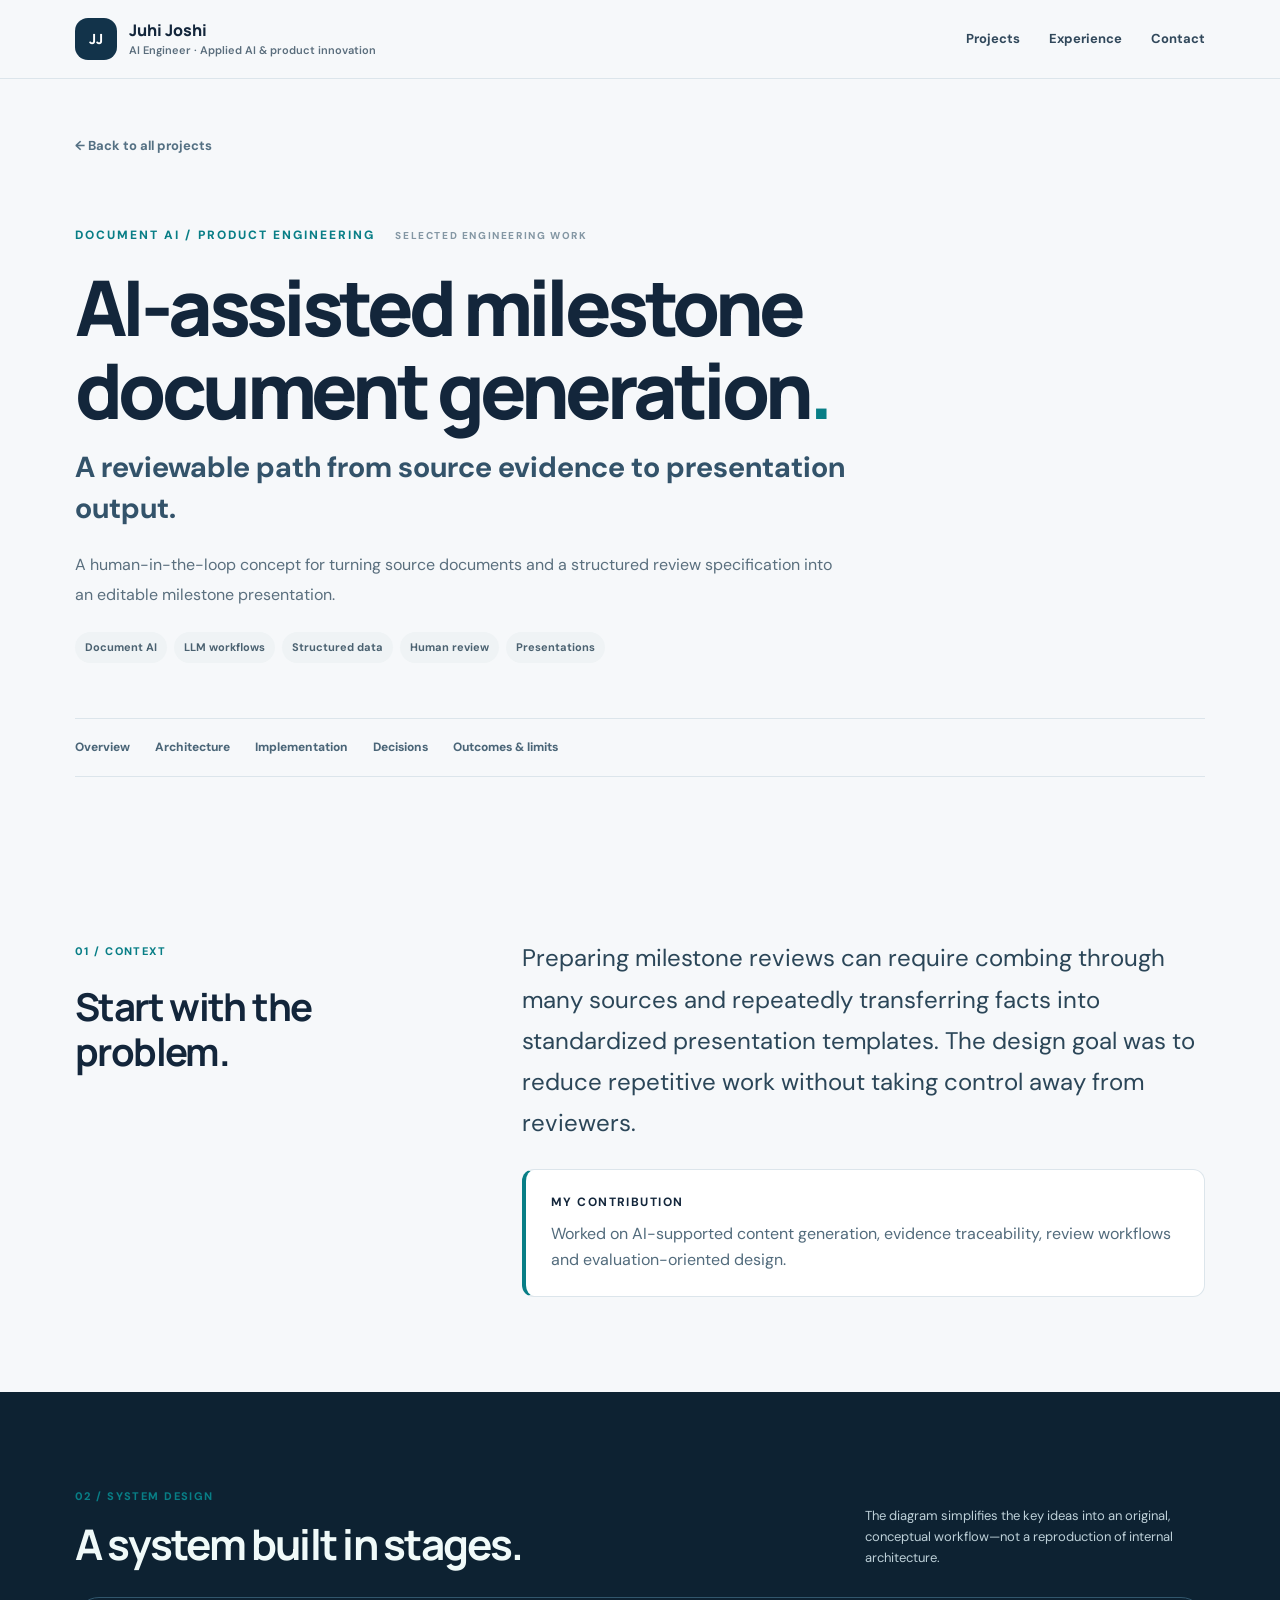
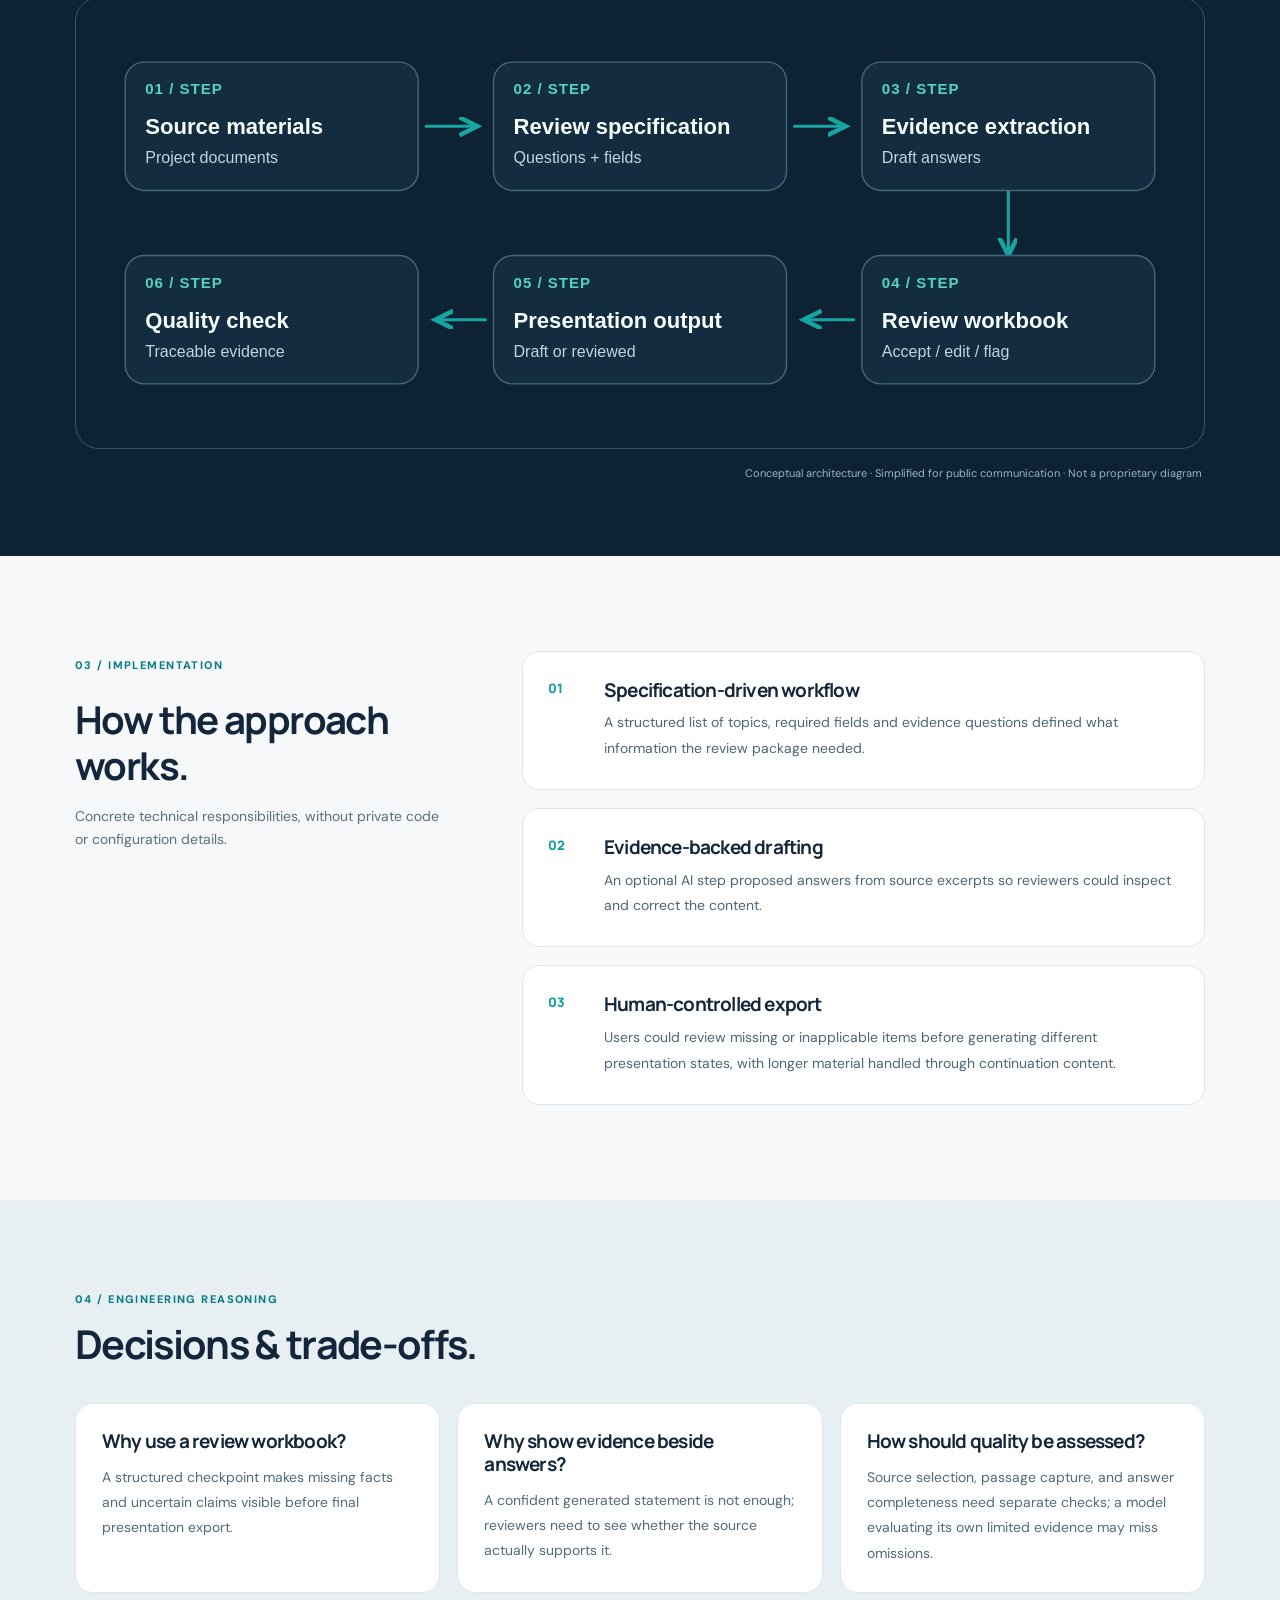
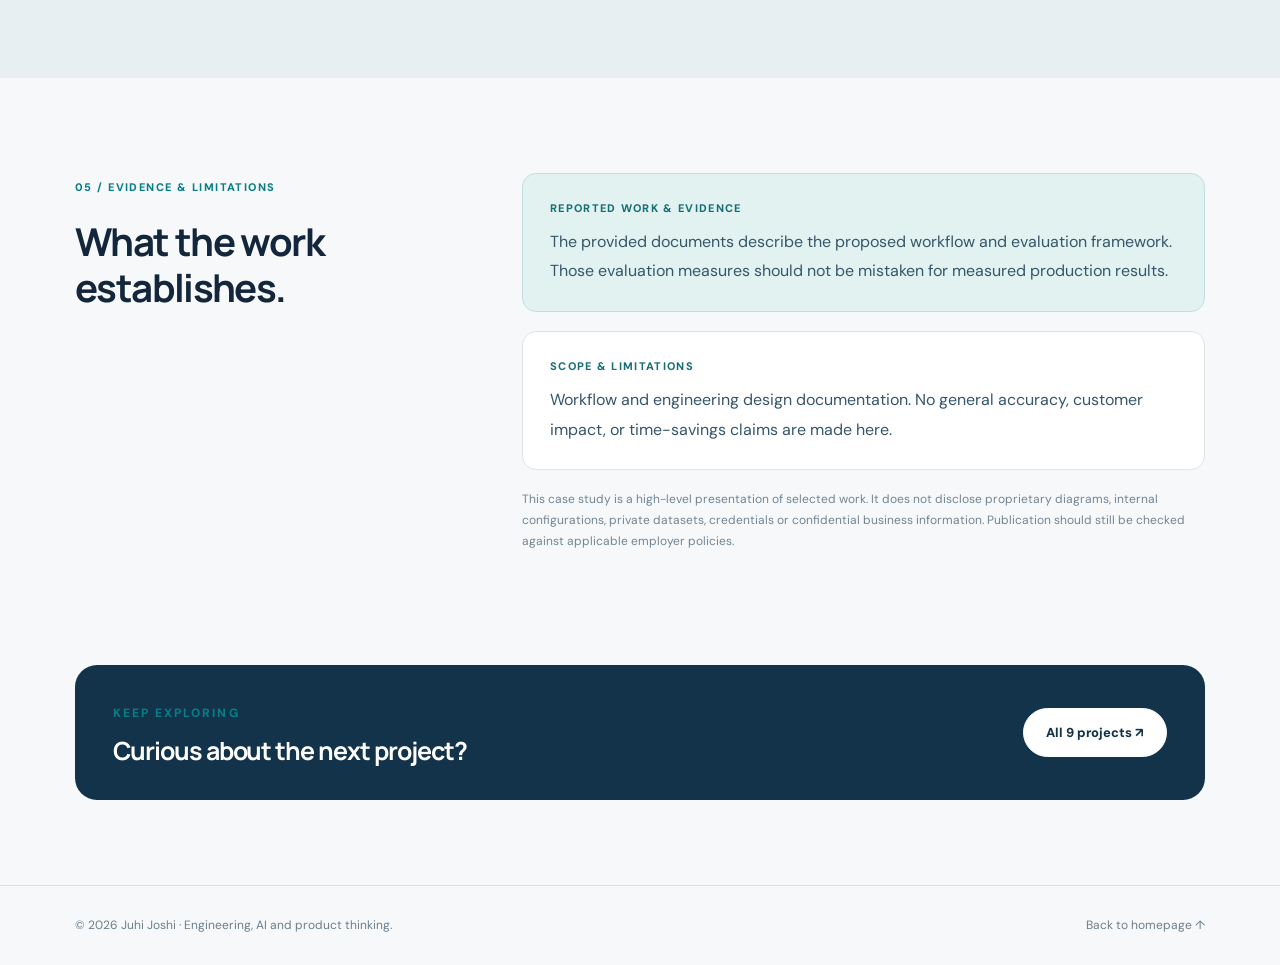
<file: projects/milestone-package.html>
<!doctype html><html lang="en"><head><meta charset="utf-8"><meta name="viewport" content="width=device-width,initial-scale=1"><meta name="description" content="A human-in-the-loop concept for turning source documents and a structured review specification into an editable milestone presentation."><title>AI-assisted milestone document generation | Juhi Joshi</title><link rel="stylesheet" href="../assets/style.css"></head>
<body><header class="site-nav"><div class="shell nav-inner"><a class="logo" href="../index.html"><span class="monogram">JJ</span><span>Juhi Joshi<small>AI Engineer · Applied AI &amp; product innovation</small></span></a><nav class="nav-links"><a href="../index.html#work">Projects</a><a href="../index.html#experience">Experience</a><a href="../index.html#contact">Contact</a></nav></div></header>
<main class="case-modern"><div class="shell case-intro"><a class="back" href="../index.html#work">← Back to all projects</a><div class="case-topline"><span class="eyebrow">Document AI / Product Engineering</span><span class="case-label">SELECTED ENGINEERING WORK</span></div><h1>AI-assisted milestone document generation<span class="title-period">.</span></h1><p class="case-dek">A reviewable path from source evidence to presentation output.</p><p class="case-summary">A human-in-the-loop concept for turning source documents and a structured review specification into an editable milestone presentation.</p><div class="tags"><span class="tag">Document AI</span><span class="tag">LLM workflows</span><span class="tag">Structured data</span><span class="tag">Human review</span><span class="tag">Presentations</span></div><div class="case-jumps"><a href="#overview">Overview</a><a href="#architecture">Architecture</a><a href="#implementation">Implementation</a><a href="#decisions">Decisions</a><a href="#evidence">Outcomes &amp; limits</a></div></div>
<section class="shell case-overview" id="overview"><div class="case-side"><span class="case-index">01 / CONTEXT</span><h2>Start with the problem.</h2></div><div class="case-main"><p class="case-large">Preparing milestone reviews can require combing through many sources and repeatedly transferring facts into standardized presentation templates. The design goal was to reduce repetitive work without taking control away from reviewers.</p><div class="scope-note"><strong>My contribution</strong><p>Worked on AI-supported content generation, evidence traceability, review workflows and evaluation-oriented design.</p></div></div></section>
<section class="case-diagram-band" id="architecture"><div class="shell"><div class="case-section-heading"><div><span class="case-index">02 / SYSTEM DESIGN</span><h2>A system built in stages.</h2></div><p>The diagram simplifies the key ideas into an original, conceptual workflow—not a reproduction of internal architecture.</p></div><div class="diagram-frame"><img src="../assets/diagrams/milestone-package.svg" alt="Conceptual architecture of AI-assisted milestone document generation, shown as six connected stages" loading="lazy"></div><p class="diagram-caption">Conceptual architecture · Simplified for public communication · Not a proprietary diagram</p></div></section>
<section class="shell case-split" id="implementation"><div class="case-side"><span class="case-index">03 / IMPLEMENTATION</span><h2>How the approach works.</h2><p>Concrete technical responsibilities, without private code or configuration details.</p></div><div class="impl-list"><article class="impl-item"><span class="impl-num">01</span><div><h3>Specification-driven workflow</h3><p>A structured list of topics, required fields and evidence questions defined what information the review package needed.</p></div></article><article class="impl-item"><span class="impl-num">02</span><div><h3>Evidence-backed drafting</h3><p>An optional AI step proposed answers from source excerpts so reviewers could inspect and correct the content.</p></div></article><article class="impl-item"><span class="impl-num">03</span><div><h3>Human-controlled export</h3><p>Users could review missing or inapplicable items before generating different presentation states, with longer material handled through continuation content.</p></div></article></div></section>
<section class="case-decisions-band" id="decisions"><div class="shell"><span class="case-index">04 / ENGINEERING REASONING</span><h2>Decisions &amp; trade-offs.</h2><div class="decision-grid"><article class="decision-card"><h3>Why use a review workbook?</h3><p>A structured checkpoint makes missing facts and uncertain claims visible before final presentation export.</p></article><article class="decision-card"><h3>Why show evidence beside answers?</h3><p>A confident generated statement is not enough; reviewers need to see whether the source actually supports it.</p></article><article class="decision-card"><h3>How should quality be assessed?</h3><p>Source selection, passage capture, and answer completeness need separate checks; a model evaluating its own limited evidence may miss omissions.</p></article></div></div></section>
<section class="shell case-split case-end-section" id="evidence"><div class="case-side"><span class="case-index">05 / EVIDENCE &amp; LIMITATIONS</span><h2>What the work establishes.</h2></div><div class="case-main"><div class="evidence-panel"><span class="panel-title">REPORTED WORK &amp; EVIDENCE</span><p>The provided documents describe the proposed workflow and evaluation framework. Those evaluation measures should not be mistaken for measured production results.</p></div><div class="limits-panel"><span class="panel-title">SCOPE &amp; LIMITATIONS</span><p>Workflow and engineering design documentation. No general accuracy, customer impact, or time-savings claims are made here.</p></div><p class="case-disclaimer">This case study is a high-level presentation of selected work. It does not disclose proprietary diagrams, internal configurations, private datasets, credentials or confidential business information. Publication should still be checked against applicable employer policies.</p></div></section>
<div class="shell"><div class="case-next"><div><span class="eyebrow">KEEP EXPLORING</span><h2>Curious about the next project?</h2></div><a class="btn" href="../index.html#work">All 9 projects ↗</a></div></div></main><footer class="footer"><div class="shell footer-inner"><span>© 2026 Juhi Joshi · Engineering, AI and product thinking.</span><a href="../index.html">Back to homepage ↑</a></div></footer></body></html>
</file>
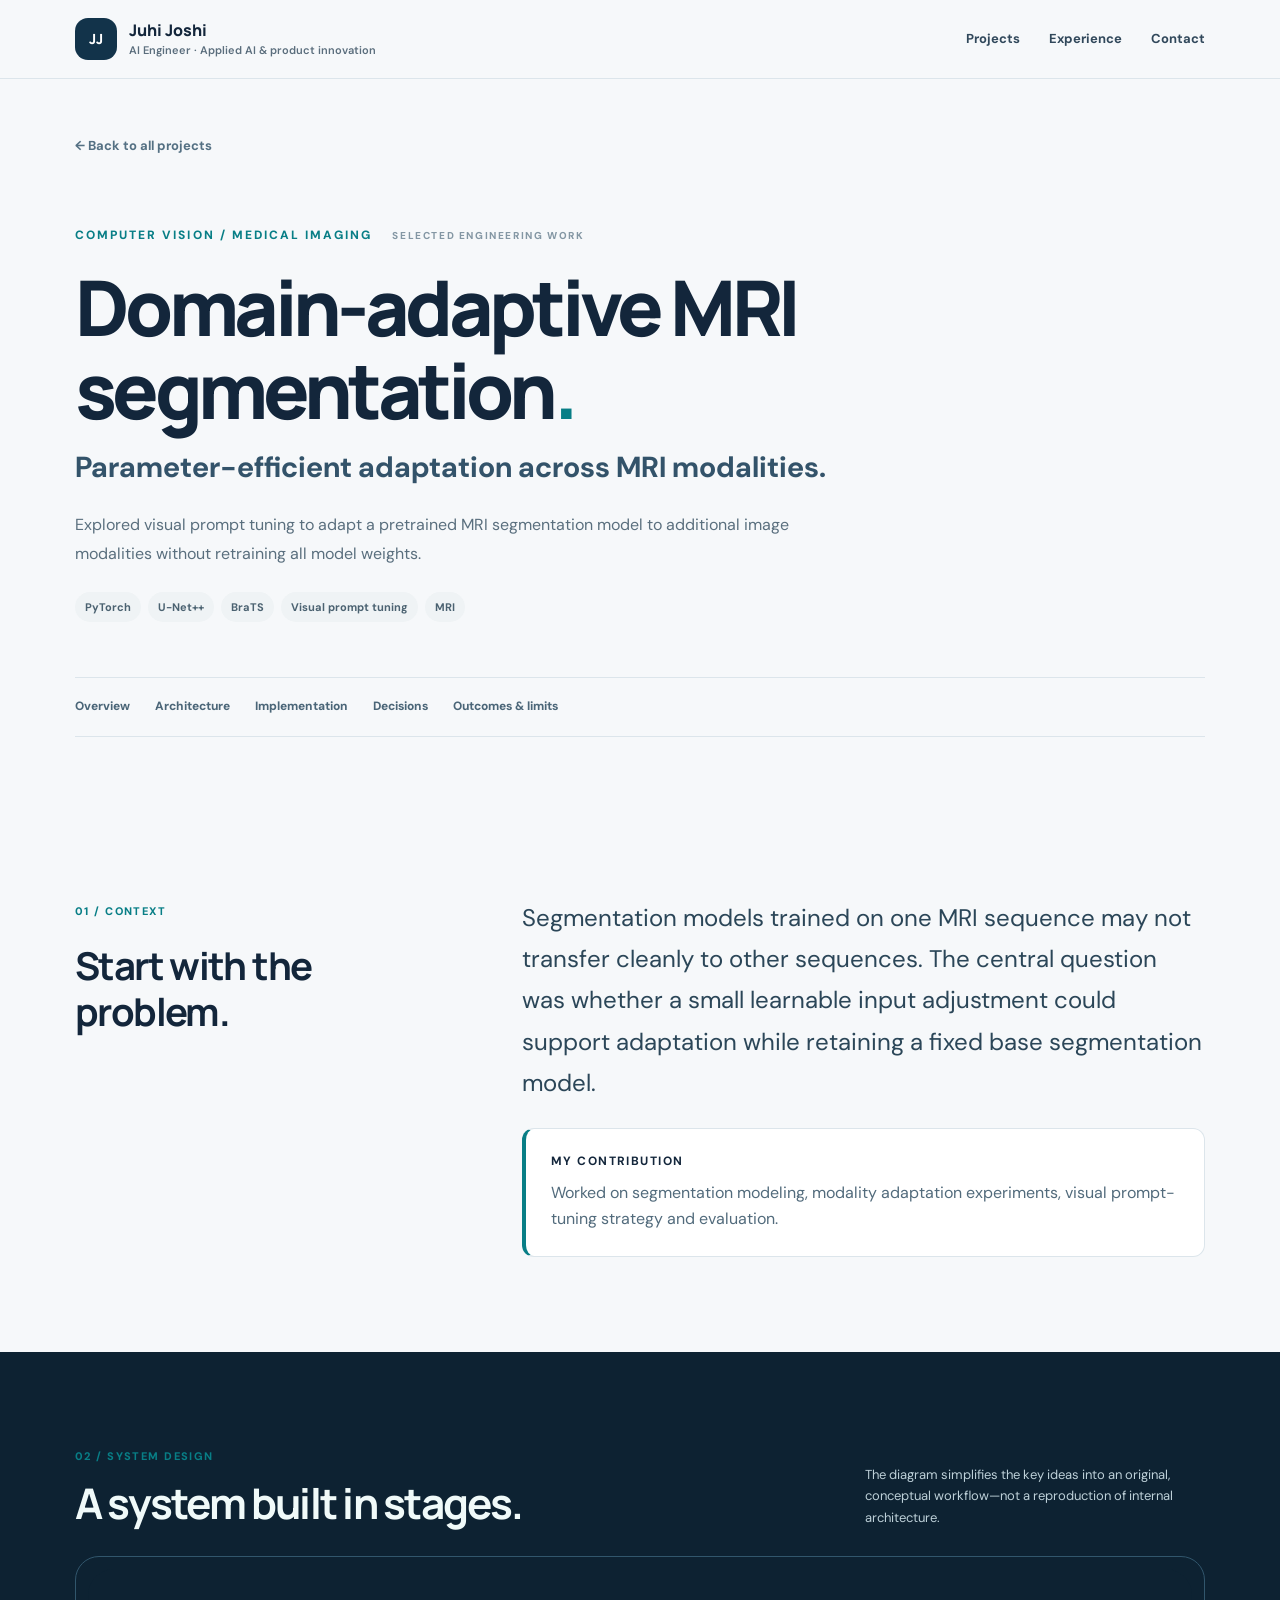
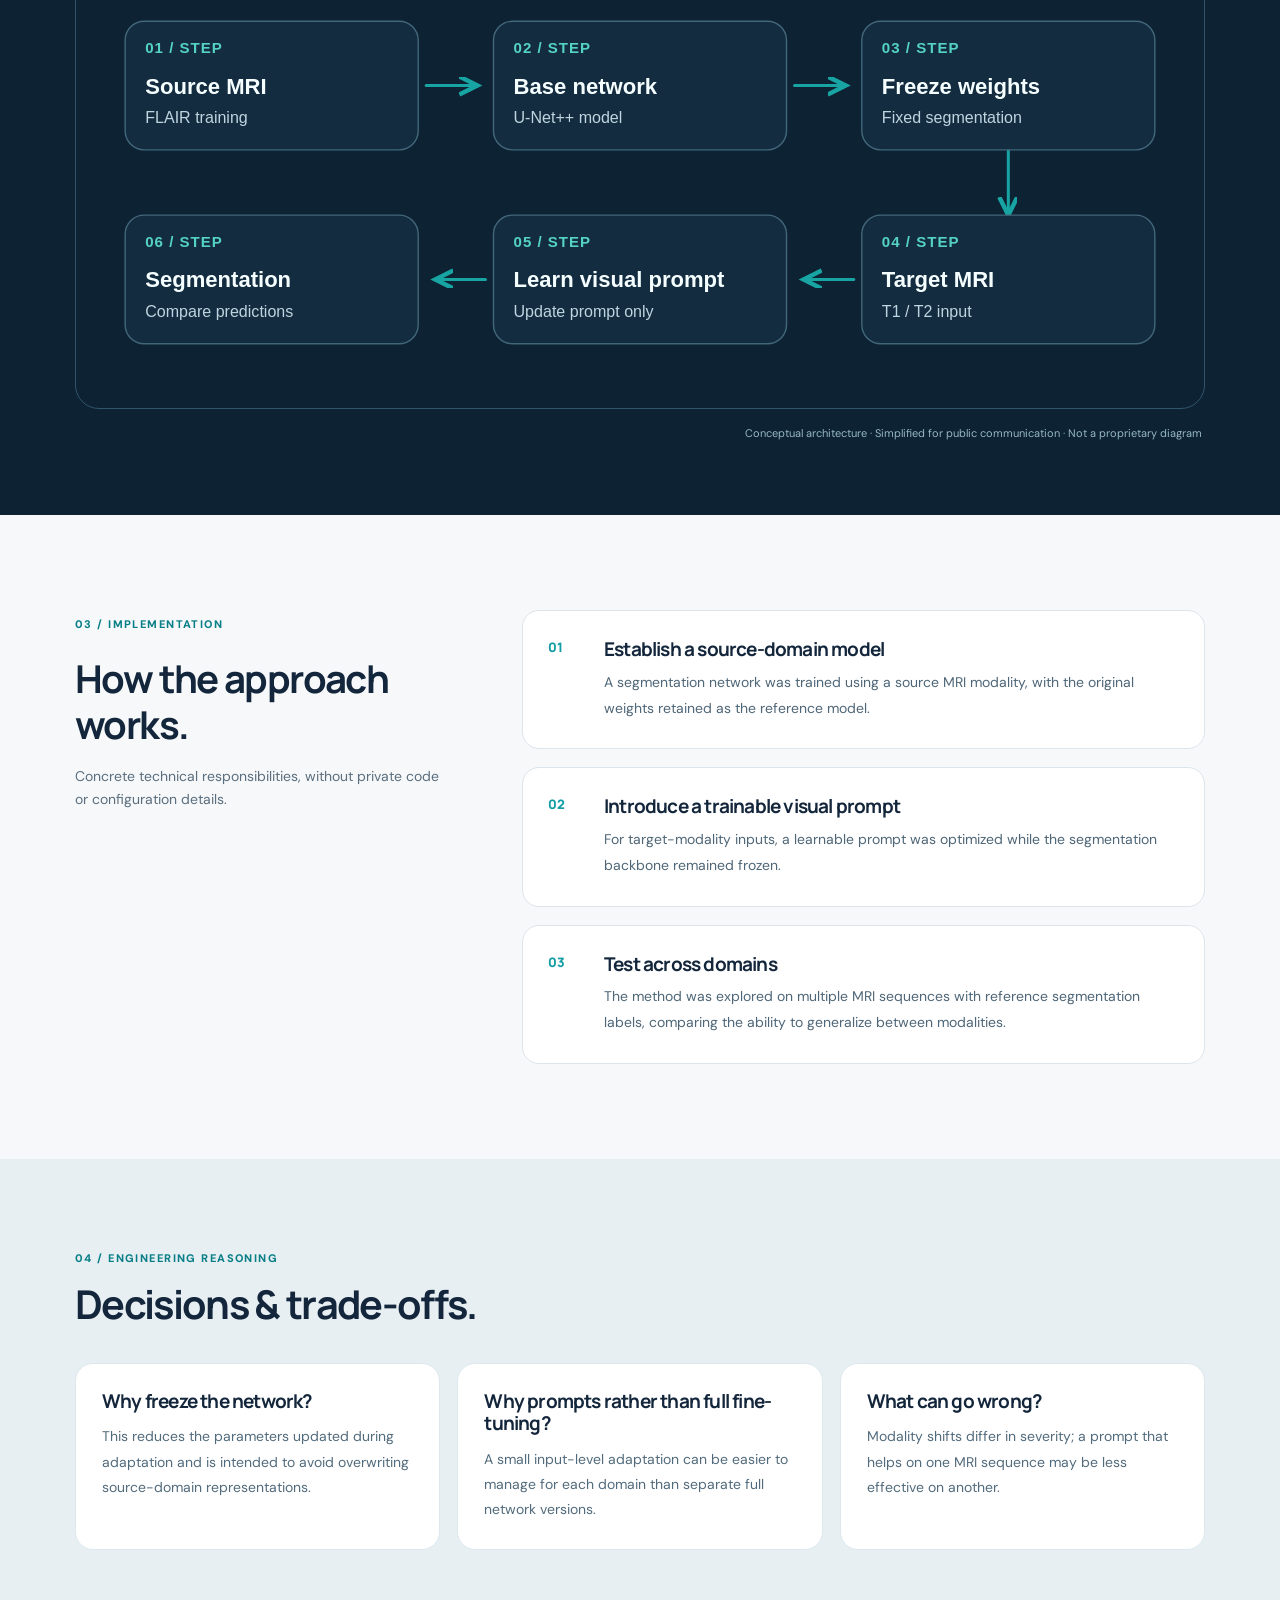
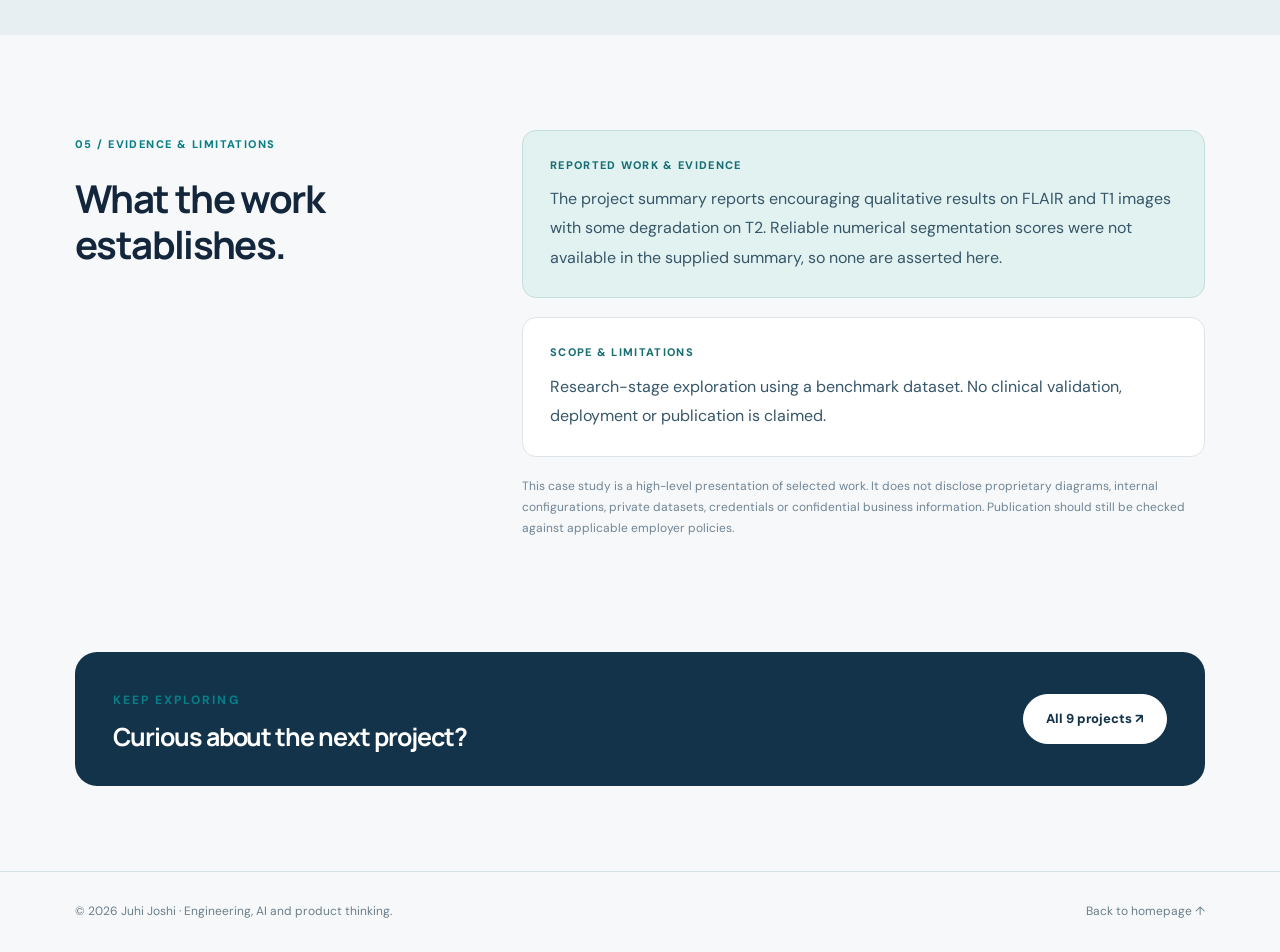
<file: projects/mri-domain-adaptation.html>
<!doctype html><html lang="en"><head><meta charset="utf-8"><meta name="viewport" content="width=device-width,initial-scale=1"><meta name="description" content="Explored visual prompt tuning to adapt a pretrained MRI segmentation model to additional image modalities without retraining all model weights."><title>Domain-adaptive MRI segmentation | Juhi Joshi</title><link rel="stylesheet" href="../assets/style.css"></head>
<body><header class="site-nav"><div class="shell nav-inner"><a class="logo" href="../index.html"><span class="monogram">JJ</span><span>Juhi Joshi<small>AI Engineer · Applied AI &amp; product innovation</small></span></a><nav class="nav-links"><a href="../index.html#work">Projects</a><a href="../index.html#experience">Experience</a><a href="../index.html#contact">Contact</a></nav></div></header>
<main class="case-modern"><div class="shell case-intro"><a class="back" href="../index.html#work">← Back to all projects</a><div class="case-topline"><span class="eyebrow">Computer Vision / Medical Imaging</span><span class="case-label">SELECTED ENGINEERING WORK</span></div><h1>Domain-adaptive MRI segmentation<span class="title-period">.</span></h1><p class="case-dek">Parameter-efficient adaptation across MRI modalities.</p><p class="case-summary">Explored visual prompt tuning to adapt a pretrained MRI segmentation model to additional image modalities without retraining all model weights.</p><div class="tags"><span class="tag">PyTorch</span><span class="tag">U-Net++</span><span class="tag">BraTS</span><span class="tag">Visual prompt tuning</span><span class="tag">MRI</span></div><div class="case-jumps"><a href="#overview">Overview</a><a href="#architecture">Architecture</a><a href="#implementation">Implementation</a><a href="#decisions">Decisions</a><a href="#evidence">Outcomes &amp; limits</a></div></div>
<section class="shell case-overview" id="overview"><div class="case-side"><span class="case-index">01 / CONTEXT</span><h2>Start with the problem.</h2></div><div class="case-main"><p class="case-large">Segmentation models trained on one MRI sequence may not transfer cleanly to other sequences. The central question was whether a small learnable input adjustment could support adaptation while retaining a fixed base segmentation model.</p><div class="scope-note"><strong>My contribution</strong><p>Worked on segmentation modeling, modality adaptation experiments, visual prompt-tuning strategy and evaluation.</p></div></div></section>
<section class="case-diagram-band" id="architecture"><div class="shell"><div class="case-section-heading"><div><span class="case-index">02 / SYSTEM DESIGN</span><h2>A system built in stages.</h2></div><p>The diagram simplifies the key ideas into an original, conceptual workflow—not a reproduction of internal architecture.</p></div><div class="diagram-frame"><img src="../assets/diagrams/mri-domain-adaptation.svg" alt="Conceptual architecture of Domain-adaptive MRI segmentation, shown as six connected stages" loading="lazy"></div><p class="diagram-caption">Conceptual architecture · Simplified for public communication · Not a proprietary diagram</p></div></section>
<section class="shell case-split" id="implementation"><div class="case-side"><span class="case-index">03 / IMPLEMENTATION</span><h2>How the approach works.</h2><p>Concrete technical responsibilities, without private code or configuration details.</p></div><div class="impl-list"><article class="impl-item"><span class="impl-num">01</span><div><h3>Establish a source-domain model</h3><p>A segmentation network was trained using a source MRI modality, with the original weights retained as the reference model.</p></div></article><article class="impl-item"><span class="impl-num">02</span><div><h3>Introduce a trainable visual prompt</h3><p>For target-modality inputs, a learnable prompt was optimized while the segmentation backbone remained frozen.</p></div></article><article class="impl-item"><span class="impl-num">03</span><div><h3>Test across domains</h3><p>The method was explored on multiple MRI sequences with reference segmentation labels, comparing the ability to generalize between modalities.</p></div></article></div></section>
<section class="case-decisions-band" id="decisions"><div class="shell"><span class="case-index">04 / ENGINEERING REASONING</span><h2>Decisions &amp; trade-offs.</h2><div class="decision-grid"><article class="decision-card"><h3>Why freeze the network?</h3><p>This reduces the parameters updated during adaptation and is intended to avoid overwriting source-domain representations.</p></article><article class="decision-card"><h3>Why prompts rather than full fine-tuning?</h3><p>A small input-level adaptation can be easier to manage for each domain than separate full network versions.</p></article><article class="decision-card"><h3>What can go wrong?</h3><p>Modality shifts differ in severity; a prompt that helps on one MRI sequence may be less effective on another.</p></article></div></div></section>
<section class="shell case-split case-end-section" id="evidence"><div class="case-side"><span class="case-index">05 / EVIDENCE &amp; LIMITATIONS</span><h2>What the work establishes.</h2></div><div class="case-main"><div class="evidence-panel"><span class="panel-title">REPORTED WORK &amp; EVIDENCE</span><p>The project summary reports encouraging qualitative results on FLAIR and T1 images with some degradation on T2. Reliable numerical segmentation scores were not available in the supplied summary, so none are asserted here.</p></div><div class="limits-panel"><span class="panel-title">SCOPE &amp; LIMITATIONS</span><p>Research-stage exploration using a benchmark dataset. No clinical validation, deployment or publication is claimed.</p></div><p class="case-disclaimer">This case study is a high-level presentation of selected work. It does not disclose proprietary diagrams, internal configurations, private datasets, credentials or confidential business information. Publication should still be checked against applicable employer policies.</p></div></section>
<div class="shell"><div class="case-next"><div><span class="eyebrow">KEEP EXPLORING</span><h2>Curious about the next project?</h2></div><a class="btn" href="../index.html#work">All 9 projects ↗</a></div></div></main><footer class="footer"><div class="shell footer-inner"><span>© 2026 Juhi Joshi · Engineering, AI and product thinking.</span><a href="../index.html">Back to homepage ↑</a></div></footer></body></html>
</file>
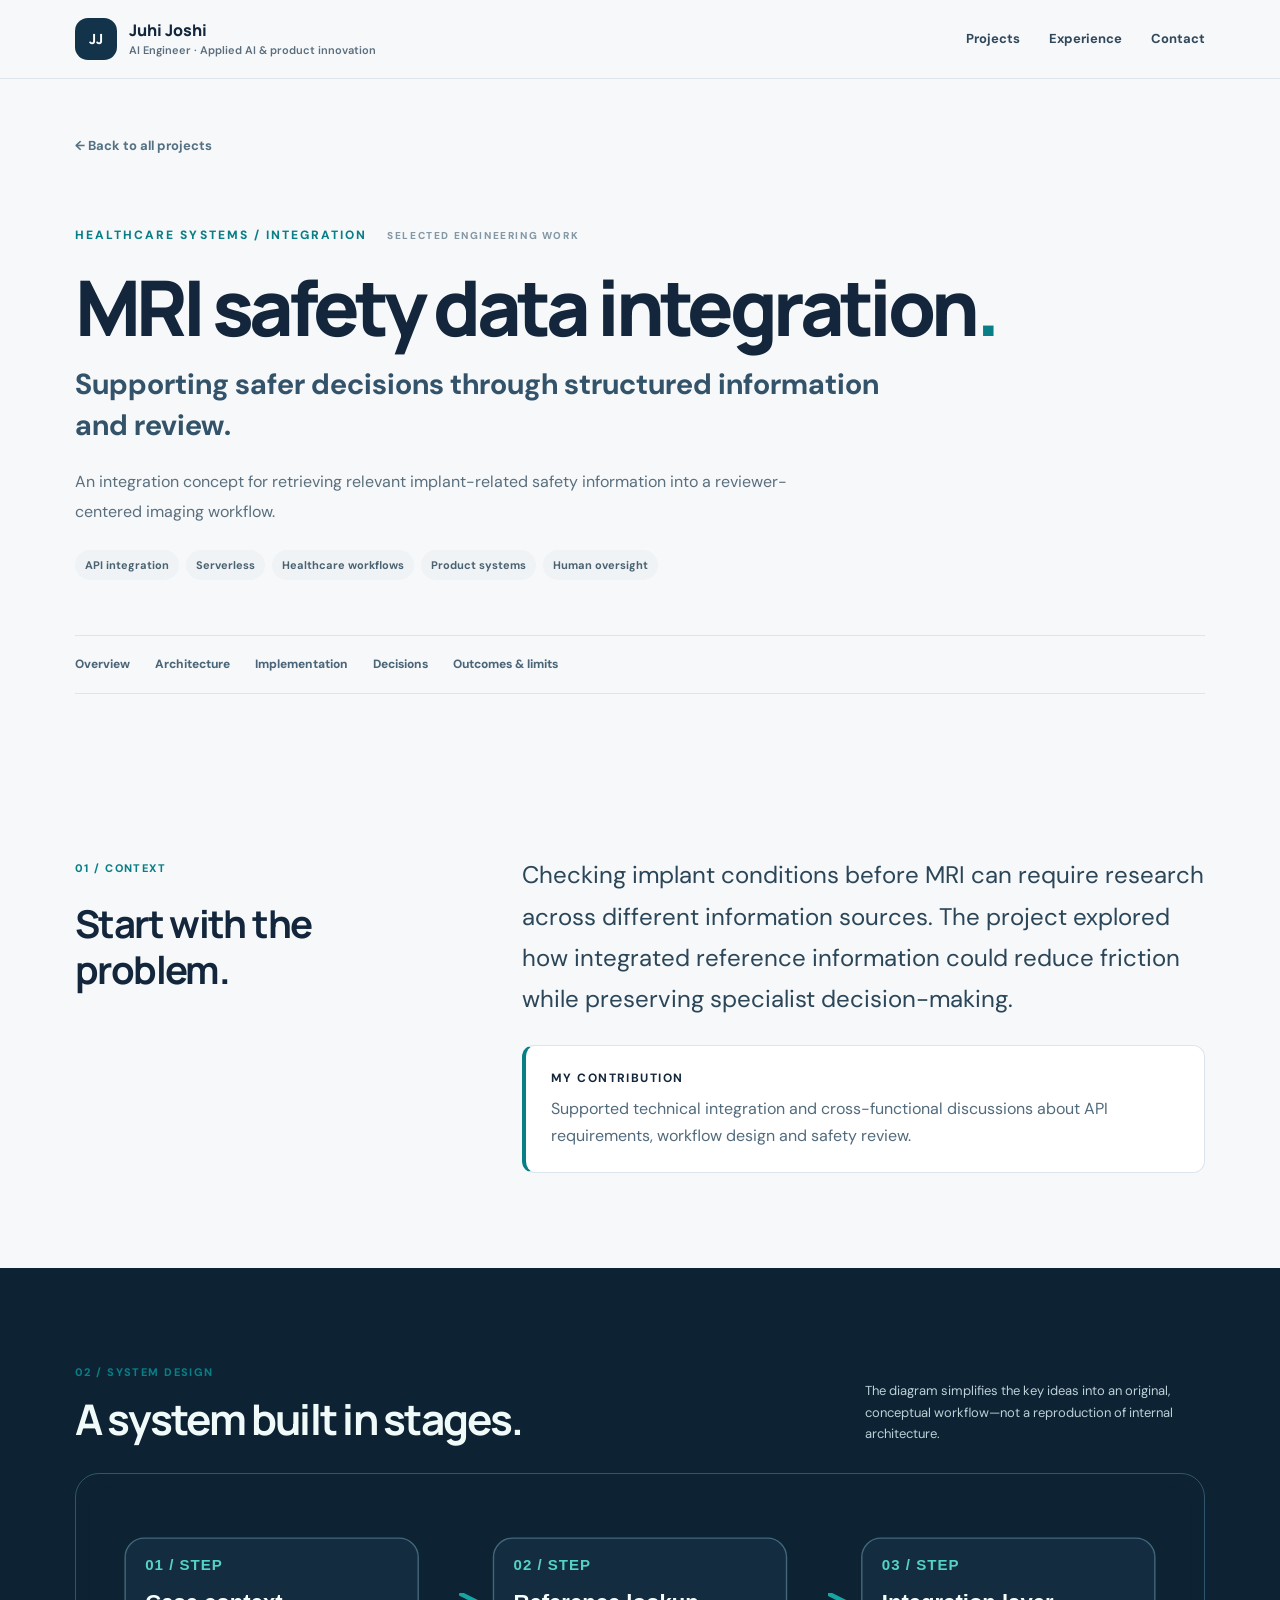
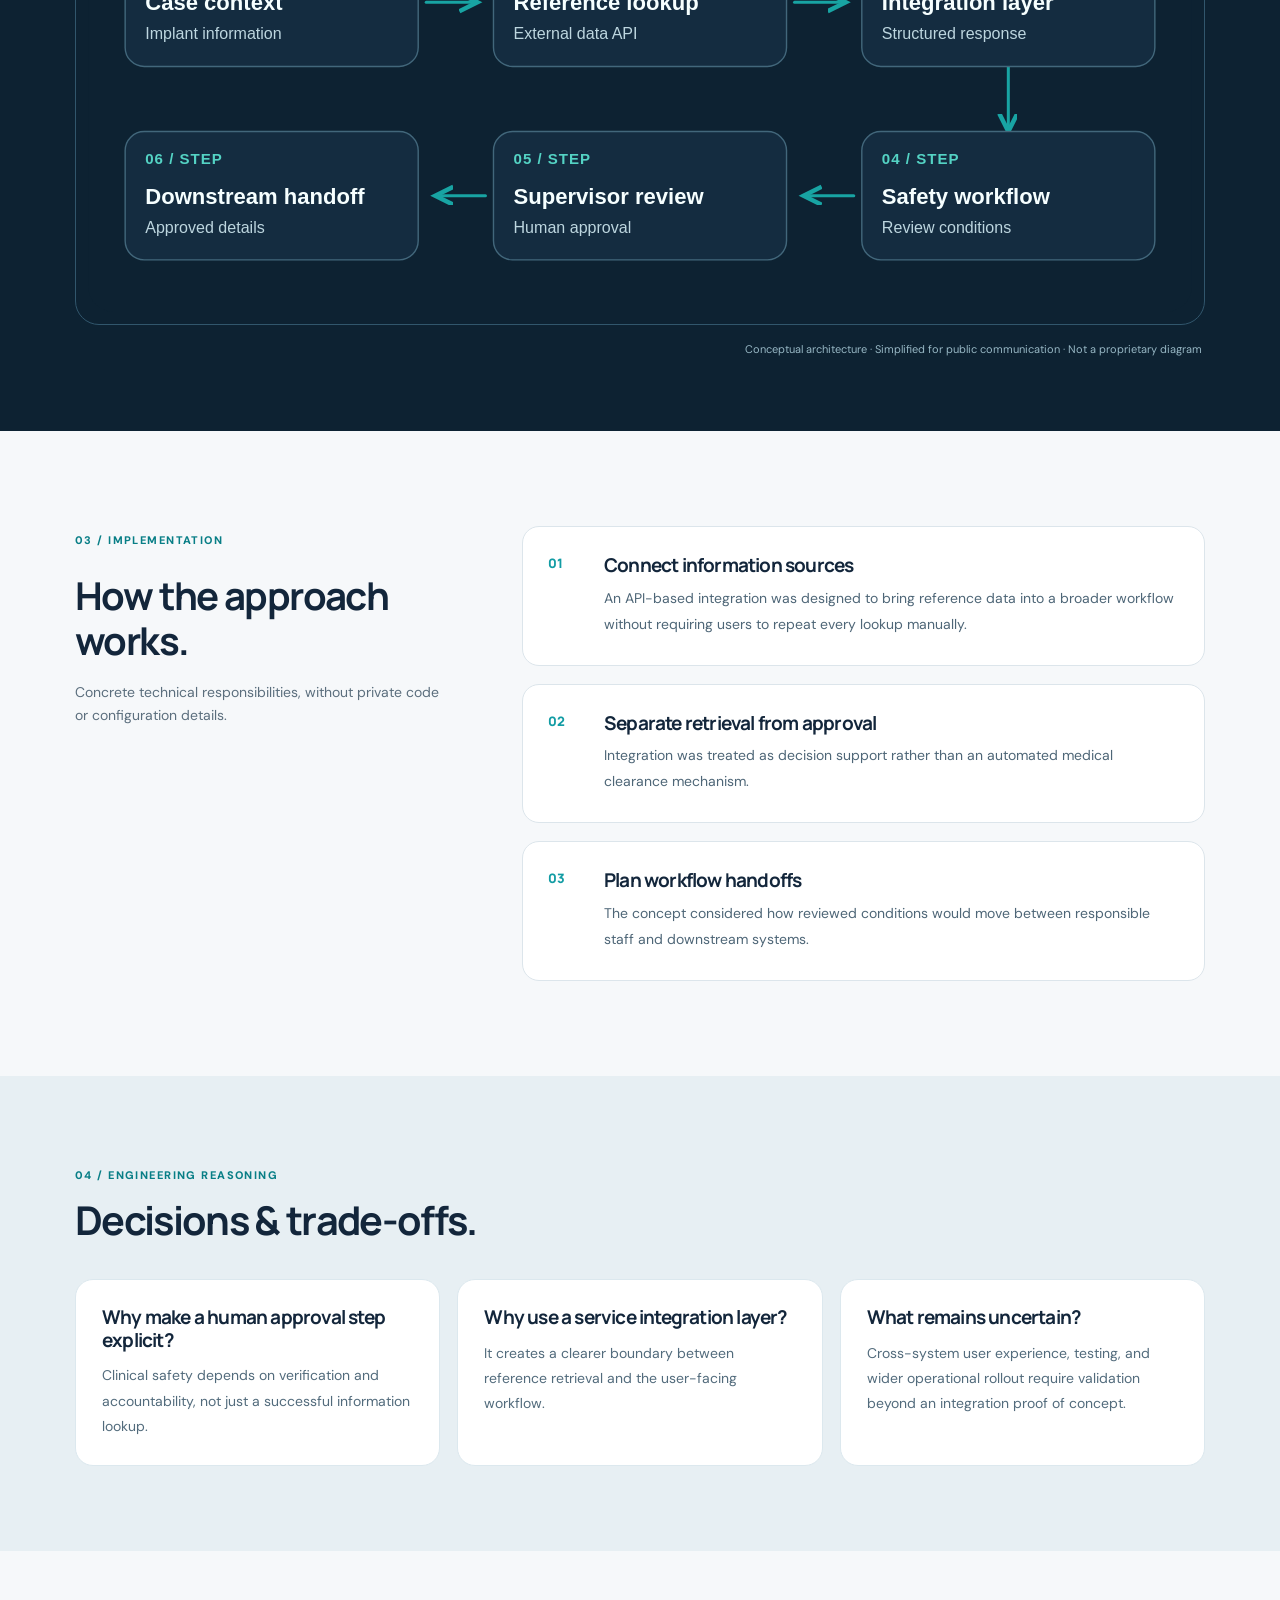
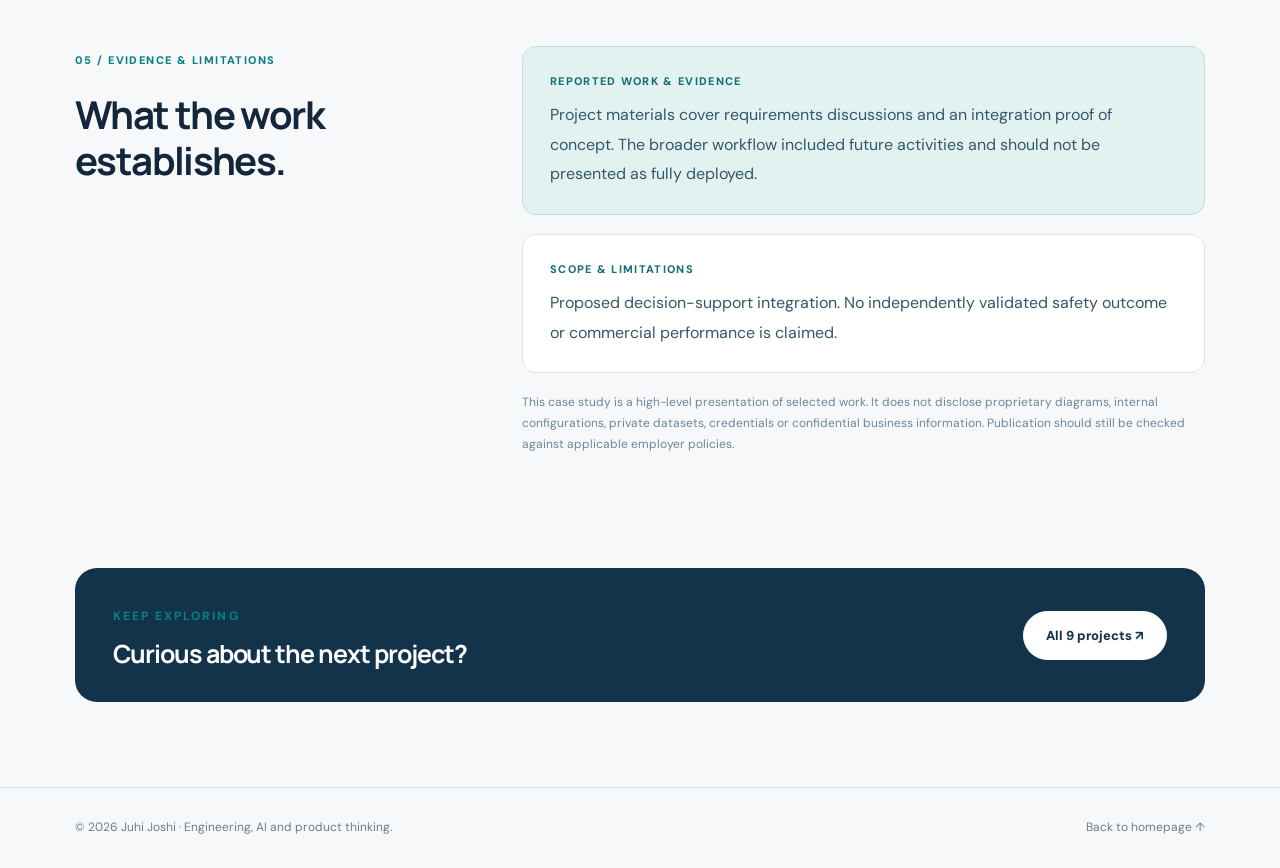
<file: projects/mri-safety-integration.html>
<!doctype html><html lang="en"><head><meta charset="utf-8"><meta name="viewport" content="width=device-width,initial-scale=1"><meta name="description" content="An integration concept for retrieving relevant implant-related safety information into a reviewer-centered imaging workflow."><title>MRI safety data integration | Juhi Joshi</title><link rel="stylesheet" href="../assets/style.css"></head>
<body><header class="site-nav"><div class="shell nav-inner"><a class="logo" href="../index.html"><span class="monogram">JJ</span><span>Juhi Joshi<small>AI Engineer · Applied AI &amp; product innovation</small></span></a><nav class="nav-links"><a href="../index.html#work">Projects</a><a href="../index.html#experience">Experience</a><a href="../index.html#contact">Contact</a></nav></div></header>
<main class="case-modern"><div class="shell case-intro"><a class="back" href="../index.html#work">← Back to all projects</a><div class="case-topline"><span class="eyebrow">Healthcare Systems / Integration</span><span class="case-label">SELECTED ENGINEERING WORK</span></div><h1>MRI safety data integration<span class="title-period">.</span></h1><p class="case-dek">Supporting safer decisions through structured information and review.</p><p class="case-summary">An integration concept for retrieving relevant implant-related safety information into a reviewer-centered imaging workflow.</p><div class="tags"><span class="tag">API integration</span><span class="tag">Serverless</span><span class="tag">Healthcare workflows</span><span class="tag">Product systems</span><span class="tag">Human oversight</span></div><div class="case-jumps"><a href="#overview">Overview</a><a href="#architecture">Architecture</a><a href="#implementation">Implementation</a><a href="#decisions">Decisions</a><a href="#evidence">Outcomes &amp; limits</a></div></div>
<section class="shell case-overview" id="overview"><div class="case-side"><span class="case-index">01 / CONTEXT</span><h2>Start with the problem.</h2></div><div class="case-main"><p class="case-large">Checking implant conditions before MRI can require research across different information sources. The project explored how integrated reference information could reduce friction while preserving specialist decision-making.</p><div class="scope-note"><strong>My contribution</strong><p>Supported technical integration and cross-functional discussions about API requirements, workflow design and safety review.</p></div></div></section>
<section class="case-diagram-band" id="architecture"><div class="shell"><div class="case-section-heading"><div><span class="case-index">02 / SYSTEM DESIGN</span><h2>A system built in stages.</h2></div><p>The diagram simplifies the key ideas into an original, conceptual workflow—not a reproduction of internal architecture.</p></div><div class="diagram-frame"><img src="../assets/diagrams/mri-safety-integration.svg" alt="Conceptual architecture of MRI safety data integration, shown as six connected stages" loading="lazy"></div><p class="diagram-caption">Conceptual architecture · Simplified for public communication · Not a proprietary diagram</p></div></section>
<section class="shell case-split" id="implementation"><div class="case-side"><span class="case-index">03 / IMPLEMENTATION</span><h2>How the approach works.</h2><p>Concrete technical responsibilities, without private code or configuration details.</p></div><div class="impl-list"><article class="impl-item"><span class="impl-num">01</span><div><h3>Connect information sources</h3><p>An API-based integration was designed to bring reference data into a broader workflow without requiring users to repeat every lookup manually.</p></div></article><article class="impl-item"><span class="impl-num">02</span><div><h3>Separate retrieval from approval</h3><p>Integration was treated as decision support rather than an automated medical clearance mechanism.</p></div></article><article class="impl-item"><span class="impl-num">03</span><div><h3>Plan workflow handoffs</h3><p>The concept considered how reviewed conditions would move between responsible staff and downstream systems.</p></div></article></div></section>
<section class="case-decisions-band" id="decisions"><div class="shell"><span class="case-index">04 / ENGINEERING REASONING</span><h2>Decisions &amp; trade-offs.</h2><div class="decision-grid"><article class="decision-card"><h3>Why make a human approval step explicit?</h3><p>Clinical safety depends on verification and accountability, not just a successful information lookup.</p></article><article class="decision-card"><h3>Why use a service integration layer?</h3><p>It creates a clearer boundary between reference retrieval and the user-facing workflow.</p></article><article class="decision-card"><h3>What remains uncertain?</h3><p>Cross-system user experience, testing, and wider operational rollout require validation beyond an integration proof of concept.</p></article></div></div></section>
<section class="shell case-split case-end-section" id="evidence"><div class="case-side"><span class="case-index">05 / EVIDENCE &amp; LIMITATIONS</span><h2>What the work establishes.</h2></div><div class="case-main"><div class="evidence-panel"><span class="panel-title">REPORTED WORK &amp; EVIDENCE</span><p>Project materials cover requirements discussions and an integration proof of concept. The broader workflow included future activities and should not be presented as fully deployed.</p></div><div class="limits-panel"><span class="panel-title">SCOPE &amp; LIMITATIONS</span><p>Proposed decision-support integration. No independently validated safety outcome or commercial performance is claimed.</p></div><p class="case-disclaimer">This case study is a high-level presentation of selected work. It does not disclose proprietary diagrams, internal configurations, private datasets, credentials or confidential business information. Publication should still be checked against applicable employer policies.</p></div></section>
<div class="shell"><div class="case-next"><div><span class="eyebrow">KEEP EXPLORING</span><h2>Curious about the next project?</h2></div><a class="btn" href="../index.html#work">All 9 projects ↗</a></div></div></main><footer class="footer"><div class="shell footer-inner"><span>© 2026 Juhi Joshi · Engineering, AI and product thinking.</span><a href="../index.html">Back to homepage ↑</a></div></footer></body></html>
</file>
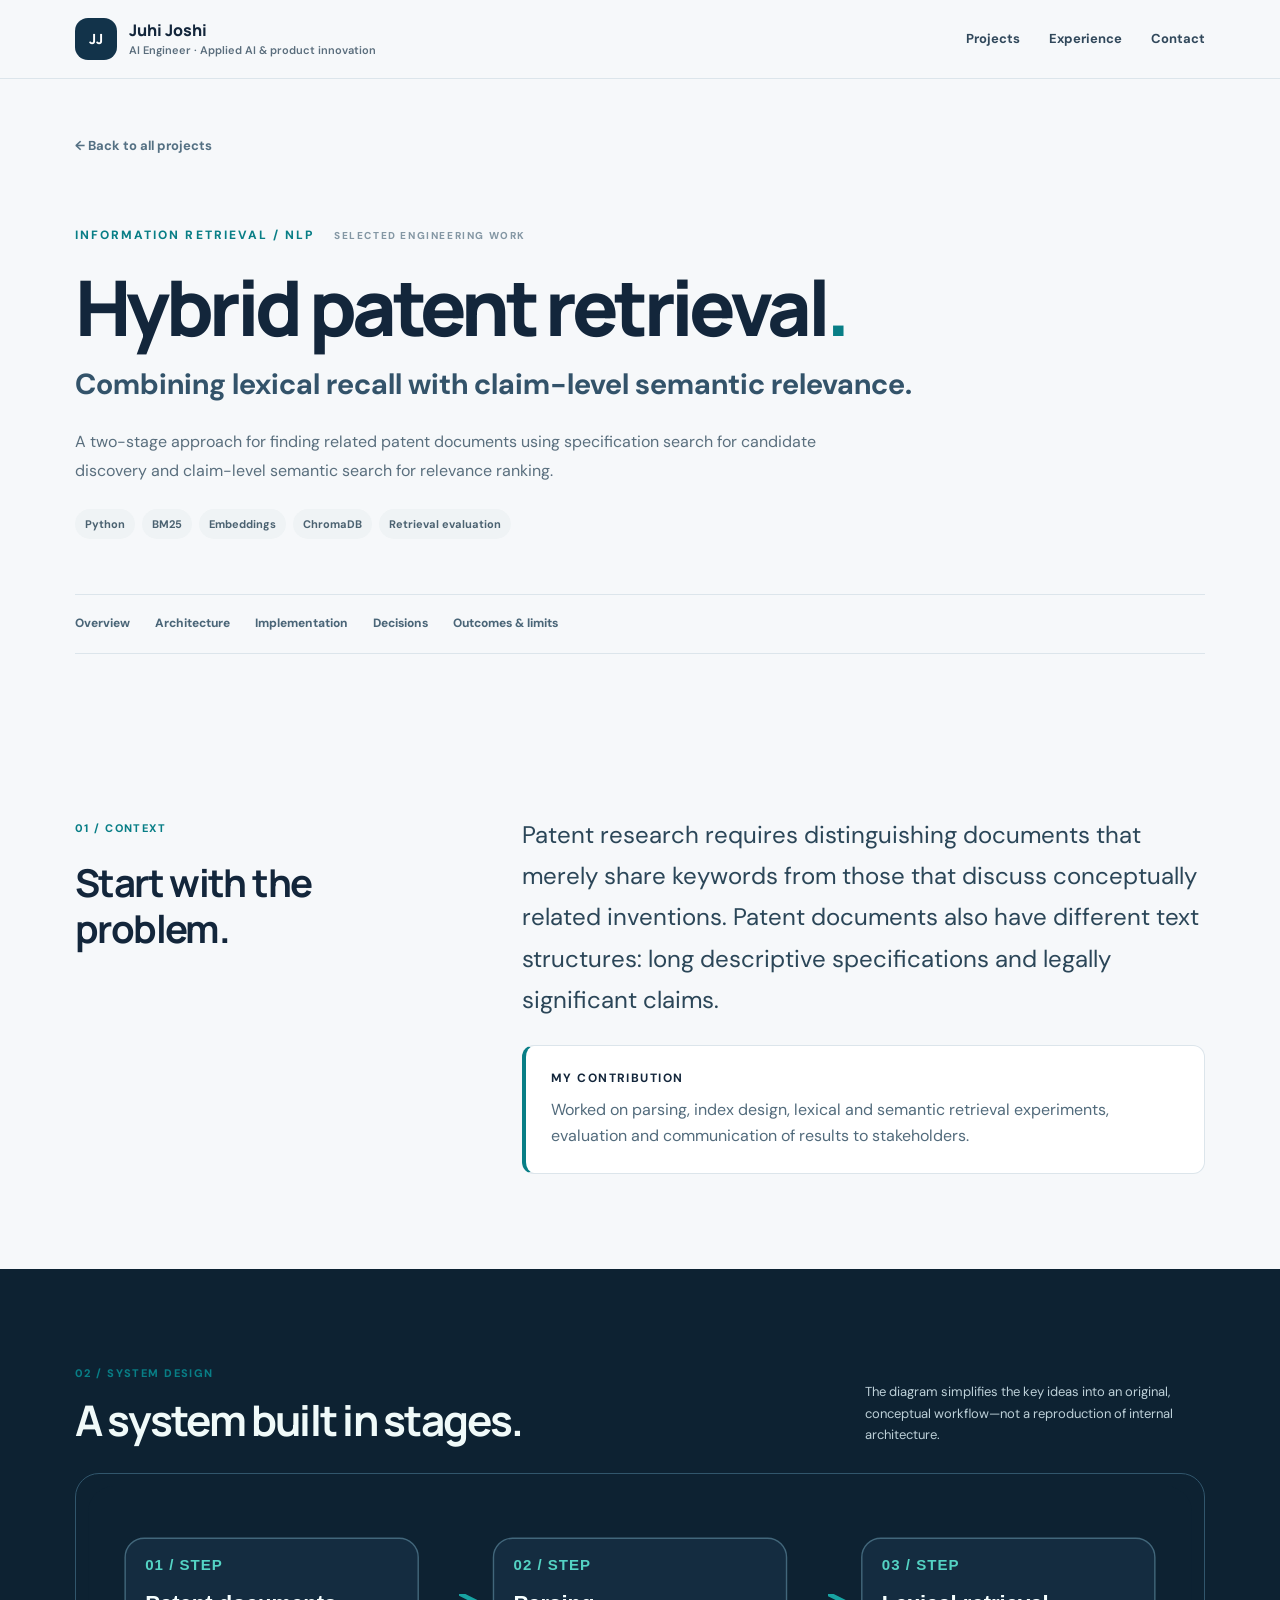
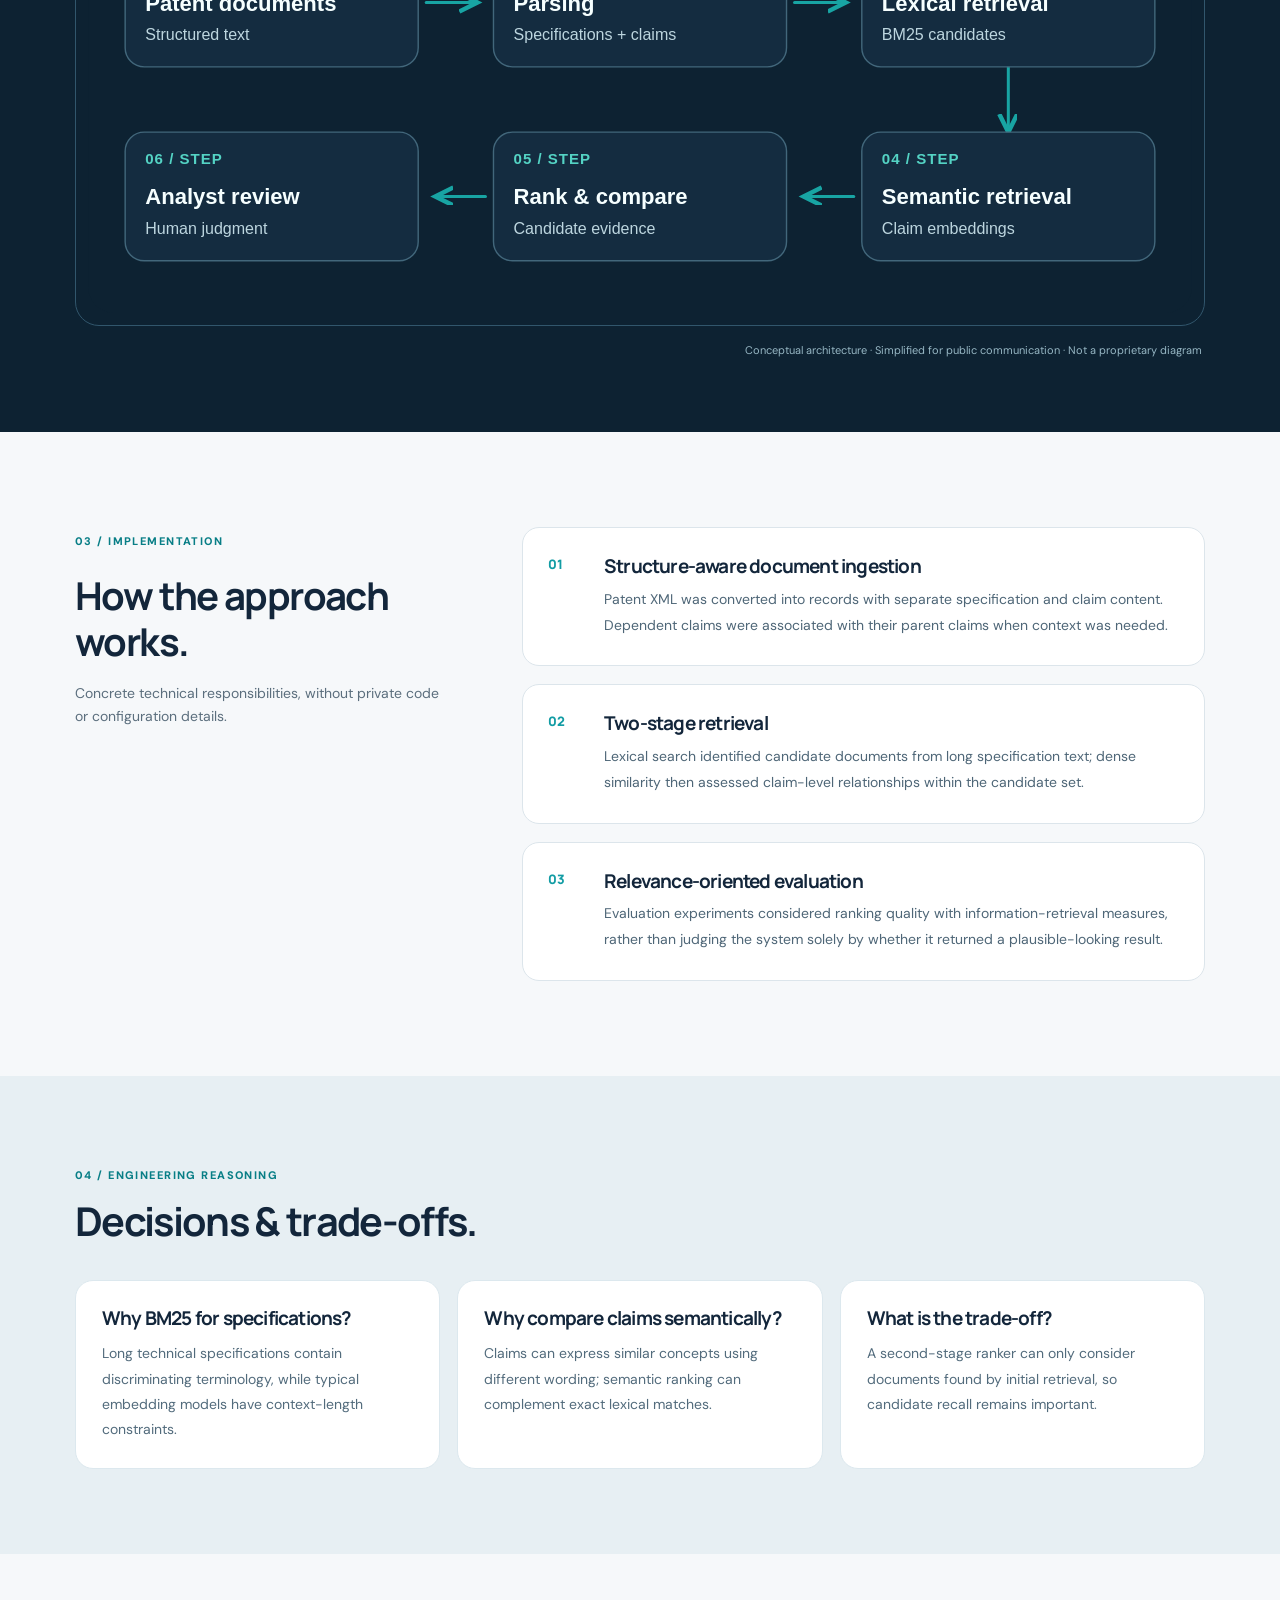
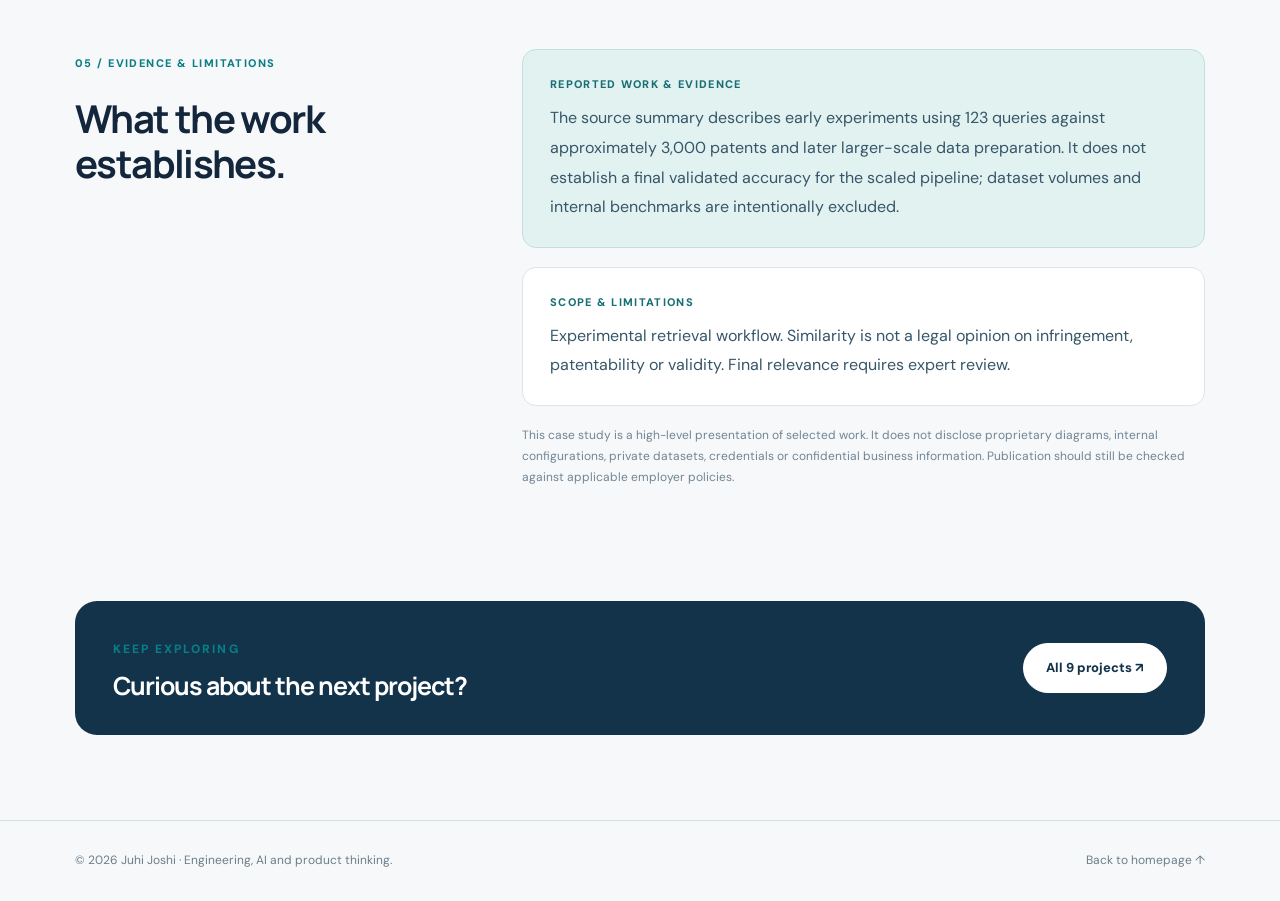
<file: projects/patent-retrieval.html>
<!doctype html><html lang="en"><head><meta charset="utf-8"><meta name="viewport" content="width=device-width,initial-scale=1"><meta name="description" content="A two-stage approach for finding related patent documents using specification search for candidate discovery and claim-level semantic search for relevance ranking."><title>Hybrid patent retrieval | Juhi Joshi</title><link rel="stylesheet" href="../assets/style.css"></head>
<body><header class="site-nav"><div class="shell nav-inner"><a class="logo" href="../index.html"><span class="monogram">JJ</span><span>Juhi Joshi<small>AI Engineer · Applied AI &amp; product innovation</small></span></a><nav class="nav-links"><a href="../index.html#work">Projects</a><a href="../index.html#experience">Experience</a><a href="../index.html#contact">Contact</a></nav></div></header>
<main class="case-modern"><div class="shell case-intro"><a class="back" href="../index.html#work">← Back to all projects</a><div class="case-topline"><span class="eyebrow">Information Retrieval / NLP</span><span class="case-label">SELECTED ENGINEERING WORK</span></div><h1>Hybrid patent retrieval<span class="title-period">.</span></h1><p class="case-dek">Combining lexical recall with claim-level semantic relevance.</p><p class="case-summary">A two-stage approach for finding related patent documents using specification search for candidate discovery and claim-level semantic search for relevance ranking.</p><div class="tags"><span class="tag">Python</span><span class="tag">BM25</span><span class="tag">Embeddings</span><span class="tag">ChromaDB</span><span class="tag">Retrieval evaluation</span></div><div class="case-jumps"><a href="#overview">Overview</a><a href="#architecture">Architecture</a><a href="#implementation">Implementation</a><a href="#decisions">Decisions</a><a href="#evidence">Outcomes &amp; limits</a></div></div>
<section class="shell case-overview" id="overview"><div class="case-side"><span class="case-index">01 / CONTEXT</span><h2>Start with the problem.</h2></div><div class="case-main"><p class="case-large">Patent research requires distinguishing documents that merely share keywords from those that discuss conceptually related inventions. Patent documents also have different text structures: long descriptive specifications and legally significant claims.</p><div class="scope-note"><strong>My contribution</strong><p>Worked on parsing, index design, lexical and semantic retrieval experiments, evaluation and communication of results to stakeholders.</p></div></div></section>
<section class="case-diagram-band" id="architecture"><div class="shell"><div class="case-section-heading"><div><span class="case-index">02 / SYSTEM DESIGN</span><h2>A system built in stages.</h2></div><p>The diagram simplifies the key ideas into an original, conceptual workflow—not a reproduction of internal architecture.</p></div><div class="diagram-frame"><img src="../assets/diagrams/patent-retrieval.svg" alt="Conceptual architecture of Hybrid patent retrieval, shown as six connected stages" loading="lazy"></div><p class="diagram-caption">Conceptual architecture · Simplified for public communication · Not a proprietary diagram</p></div></section>
<section class="shell case-split" id="implementation"><div class="case-side"><span class="case-index">03 / IMPLEMENTATION</span><h2>How the approach works.</h2><p>Concrete technical responsibilities, without private code or configuration details.</p></div><div class="impl-list"><article class="impl-item"><span class="impl-num">01</span><div><h3>Structure-aware document ingestion</h3><p>Patent XML was converted into records with separate specification and claim content. Dependent claims were associated with their parent claims when context was needed.</p></div></article><article class="impl-item"><span class="impl-num">02</span><div><h3>Two-stage retrieval</h3><p>Lexical search identified candidate documents from long specification text; dense similarity then assessed claim-level relationships within the candidate set.</p></div></article><article class="impl-item"><span class="impl-num">03</span><div><h3>Relevance-oriented evaluation</h3><p>Evaluation experiments considered ranking quality with information-retrieval measures, rather than judging the system solely by whether it returned a plausible-looking result.</p></div></article></div></section>
<section class="case-decisions-band" id="decisions"><div class="shell"><span class="case-index">04 / ENGINEERING REASONING</span><h2>Decisions &amp; trade-offs.</h2><div class="decision-grid"><article class="decision-card"><h3>Why BM25 for specifications?</h3><p>Long technical specifications contain discriminating terminology, while typical embedding models have context-length constraints.</p></article><article class="decision-card"><h3>Why compare claims semantically?</h3><p>Claims can express similar concepts using different wording; semantic ranking can complement exact lexical matches.</p></article><article class="decision-card"><h3>What is the trade-off?</h3><p>A second-stage ranker can only consider documents found by initial retrieval, so candidate recall remains important.</p></article></div></div></section>
<section class="shell case-split case-end-section" id="evidence"><div class="case-side"><span class="case-index">05 / EVIDENCE &amp; LIMITATIONS</span><h2>What the work establishes.</h2></div><div class="case-main"><div class="evidence-panel"><span class="panel-title">REPORTED WORK &amp; EVIDENCE</span><p>The source summary describes early experiments using 123 queries against approximately 3,000 patents and later larger-scale data preparation. It does not establish a final validated accuracy for the scaled pipeline; dataset volumes and internal benchmarks are intentionally excluded.</p></div><div class="limits-panel"><span class="panel-title">SCOPE &amp; LIMITATIONS</span><p>Experimental retrieval workflow. Similarity is not a legal opinion on infringement, patentability or validity. Final relevance requires expert review.</p></div><p class="case-disclaimer">This case study is a high-level presentation of selected work. It does not disclose proprietary diagrams, internal configurations, private datasets, credentials or confidential business information. Publication should still be checked against applicable employer policies.</p></div></section>
<div class="shell"><div class="case-next"><div><span class="eyebrow">KEEP EXPLORING</span><h2>Curious about the next project?</h2></div><a class="btn" href="../index.html#work">All 9 projects ↗</a></div></div></main><footer class="footer"><div class="shell footer-inner"><span>© 2026 Juhi Joshi · Engineering, AI and product thinking.</span><a href="../index.html">Back to homepage ↑</a></div></footer></body></html>
</file>
<file: assets/style.css>
@import url('https://fonts.googleapis.com/css2?family=DM+Sans:wght@400;500;600;700&family=Manrope:wght@400;500;600;700;800&display=swap');
:root{--bg:#f6f8fa;--surface:#fff;--ink:#13263b;--muted:#5b6e7d;--line:#dce5eb;--accent:#087e86;--deep:#12334a;--pale:#e5f4f3;--gold:#dcb46b}*{box-sizing:border-box}html{scroll-behavior:smooth}body{margin:0;color:var(--ink);background:var(--bg);font-family:'DM Sans',Arial,sans-serif;line-height:1.65}a{color:inherit;text-decoration:none}button{font:inherit}.shell{max-width:1190px;margin:auto;padding:0 30px}.site-nav{background:rgba(246,248,250,.93);backdrop-filter:blur(16px);border-bottom:1px solid var(--line);position:sticky;top:0;z-index:50}.nav-inner{height:78px;display:flex;align-items:center;justify-content:space-between;gap:20px}.logo{display:flex;align-items:center;gap:12px;font-weight:800;font-family:Manrope,sans-serif;line-height:1.2}.monogram{width:42px;height:42px;border-radius:13px;background:var(--deep);color:#fff;display:grid;place-items:center;font-size:14px;letter-spacing:.03em}.logo small{display:block;font-size:11px;font-family:'DM Sans',sans-serif;color:var(--muted);font-weight:600;margin-top:4px}.nav-links{display:flex;gap:29px;align-items:center;font-size:13px;font-weight:700;color:#31485b}.nav-links a:hover,.text-link:hover{color:var(--accent)}.nav-contact{border:1px solid #9cbbc2;padding:11px 16px;border-radius:50px}.menu-toggle{display:none;cursor:pointer;border:1px solid var(--line);background:#fff;padding:7px 13px;border-radius:8px}.eyebrow{font-size:12px;text-transform:uppercase;letter-spacing:.17em;font-weight:800;color:var(--accent)}h1,h2,h3,h4{font-family:Manrope,sans-serif;line-height:1.19;letter-spacing:-.042em}h1{font-size:clamp(43px,5.5vw,75px);font-weight:800;margin:20px 0 22px}h2{font-size:clamp(31px,3.1vw,44px);margin:10px 0 17px}h3{font-size:22px;margin:12px 0}p{margin:0 0 18px}.lead{font-size:18px;color:#496071;max-width:680px;line-height:1.8}.hero{padding:105px 0 80px;position:relative;overflow:hidden}.hero-grid{display:grid;grid-template-columns:1.16fr .84fr;align-items:center;gap:65px}.hero .lead{max-width:650px}.hero h1 span{color:var(--accent)}.hero-kicker{display:flex;align-items:center;gap:10px}.live-dot{width:8px;height:8px;background:#1eaf96;border-radius:50%;box-shadow:0 0 0 5px #def3ee}.hero-actions{display:flex;flex-wrap:wrap;gap:13px;margin:28px 0}.btn{border-radius:50px;padding:13px 22px;background:var(--deep);color:white;display:inline-flex;align-items:center;gap:12px;font-size:13px;font-weight:800;border:1px solid var(--deep);transition:transform .2s,background .2s}.btn:hover{transform:translateY(-2px);background:#205571}.btn.secondary{background:transparent;color:var(--deep);border-color:#bacbd4}.btn.secondary:hover{background:#e9f0f3}.hero-note{font-size:12px;color:#71818e}.visual{position:relative;border-radius:27px;min-height:445px;padding:26px;background:linear-gradient(145deg,#102e43,#0e5762);box-shadow:0 30px 75px #193b4c26;overflow:hidden;color:white}.visual:before{content:'';position:absolute;inset:0;opacity:.17;background-image:radial-gradient(#bde9e6 1px,transparent 1px);background-size:18px 18px}.visual .v-label{position:relative;color:#9dcfce;letter-spacing:.16em;font-size:11px;font-weight:800}.orbit{position:absolute;border:1px solid #70b4b76b;border-radius:50%;width:360px;height:360px;left:50%;top:52%;transform:translate(-50%,-50%)}.orbit.two{width:260px;height:260px;transform:translate(-50%,-50%) rotate(25deg)}.center-node{position:absolute;top:50%;left:50%;transform:translate(-50%,-50%);width:153px;height:153px;background:#f5fbfa;border-radius:34px;display:flex;flex-direction:column;align-items:center;justify-content:center;color:var(--deep);box-shadow:0 15px 50px #061e2d75;text-align:center;font-weight:800;font-family:Manrope}.center-node b{font-size:30px;letter-spacing:-.09em}.center-node span{font-size:11px;max-width:110px;line-height:1.5;letter-spacing:0}.node{position:absolute;padding:12px 15px;background:#1c6170;border:1px solid #76bfc580;box-shadow:0 10px 30px #071e2e55;border-radius:13px;font-size:12px;font-weight:700}.node.a{top:27%;left:5%}.node.b{top:23%;right:5%}.node.c{bottom:17%;left:5%}.node.d{bottom:14%;right:5%}.stat-strip{border-top:1px solid var(--line);border-bottom:1px solid var(--line);background:#fff}.stats{display:grid;grid-template-columns:repeat(4,1fr);gap:0}.stat{padding:27px 25px;border-right:1px solid var(--line)}.stat:first-child{padding-left:0}.stat:last-child{border-right:0}.stat strong{display:block;font:800 25px Manrope;color:var(--deep)}.stat span{color:var(--muted);font-size:12px}.section{padding:104px 0}.section-head{display:flex;align-items:end;justify-content:space-between;gap:20px;margin-bottom:40px}.section-sub{max-width:620px;color:var(--muted)}.filter-row{display:flex;flex-wrap:wrap;gap:8px;margin-bottom:28px}.filter{background:#fff;border:1px solid var(--line);padding:8px 15px;border-radius:99px;font-size:12px;font-weight:800;cursor:pointer;color:#526879}.filter.active,.filter:hover{background:var(--deep);color:white;border-color:var(--deep)}.project-grid{display:grid;grid-template-columns:repeat(2,1fr);gap:20px}.project-card{display:flex;flex-direction:column;border:1px solid var(--line);background:var(--surface);border-radius:20px;overflow:hidden;transition:transform .2s,box-shadow .2s}.project-card:hover{transform:translateY(-4px);box-shadow:0 20px 45px #16384d14}.project-card.hidden{display:none}.project-art{height:202px;background:linear-gradient(125deg,#e1f1f1,#eef4f7);padding:27px;position:relative;overflow:hidden}.project-art.alt{background:linear-gradient(125deg,#e9edf8,#deecf4)}.project-art.warm{background:linear-gradient(125deg,#f5f0e7,#e8f2eb)}.project-art:after{content:'';position:absolute;right:-70px;top:-90px;width:270px;height:270px;border:1px solid #b0d1d4;border-radius:50%;box-shadow:0 0 0 38px #ffffff55,0 0 0 80px #ffffff40}.art-num{position:relative;z-index:1;font-size:12px;font-weight:800;color:#597784}.art-title{position:relative;z-index:1;font:800 27px Manrope;max-width:370px;letter-spacing:-.035em;margin-top:40px;line-height:1.18}.art-icon{position:absolute;right:28px;bottom:18px;font-size:49px;color:#69a5a9;opacity:.5}.card-body{padding:25px 27px 28px;display:flex;flex:1;flex-direction:column}.card-kind{color:var(--accent);font-weight:800;font-size:11px;letter-spacing:.08em;text-transform:uppercase}.card-body h3{margin:11px 0}.card-body p{font-size:14px;color:var(--muted);line-height:1.75}.tags{display:flex;gap:7px;flex-wrap:wrap;margin:14px 0 24px}.tag{font-size:11px;background:#eff3f5;color:#4b6271;padding:6px 10px;border-radius:99px;font-weight:700}.card-more{margin-top:auto;padding-top:16px;border-top:1px solid var(--line);font-size:13px;font-weight:800;color:var(--accent)}.two-col{display:grid;grid-template-columns:.8fr 1.2fr;gap:90px}.dark-section{background:var(--deep);color:white}.dark-section .eyebrow{color:#8fd9d2}.dark-section .section-sub{color:#b7ccd8}.approach-grid{display:grid;grid-template-columns:repeat(3,1fr);gap:15px;margin-top:42px}.approach-card{border:1px solid #547286;border-radius:15px;padding:25px;background:#ffffff08}.approach-card .count{color:#9fe6db;font-weight:800;font-size:13px}.approach-card h3{font-size:20px}.approach-card p{color:#bad0d8;font-size:14px}.timeline{border-left:1px solid #bacdd4;margin-left:10px}.timeline-item{padding:0 0 33px 30px;position:relative}.timeline-item:before{content:'';position:absolute;width:11px;height:11px;border-radius:50%;background:var(--accent);top:8px;left:-6px;border:3px solid var(--bg)}.timeline-item small{color:var(--accent);font-weight:800;text-transform:uppercase;letter-spacing:.08em}.timeline-item h3{margin:9px 0}.timeline-item p{color:var(--muted);font-size:14px}.pill-row{display:flex;flex-wrap:wrap;gap:9px}.skill-group{margin-bottom:24px}.skill-group h4{font-size:14px;margin:0 0 10px}.contact-block{text-align:center;max-width:760px;margin:auto}.contact-block p{color:#bcd0da}.footer{padding:30px 0;border-top:1px solid #d5e0e6;font-size:12px;color:#6b7e8a}.footer-inner{display:flex;justify-content:space-between;gap:20px}.project-hero{padding:70px 0 55px}.back{font-size:13px;font-weight:800;color:var(--accent)}.project-hero h1{max-width:910px;font-size:clamp(40px,5vw,64px)}.project-hero .lead{max-width:820px}.metrics{display:flex;flex-wrap:wrap;gap:14px;margin:34px 0 0}.metric{background:#fff;border:1px solid var(--line);border-radius:13px;padding:17px 23px;min-width:190px}.metric b{display:block;font:800 21px Manrope}.metric small{color:var(--muted)}.project-content{padding-bottom:100px}.project-content .case-section{border-top:1px solid var(--line);padding:46px 0;display:grid;grid-template-columns:220px 1fr;gap:55px}.case-number{color:var(--accent);font-size:12px;letter-spacing:.1em;text-transform:uppercase;font-weight:800}.case-section h2{font-size:30px;margin-top:0}.case-section p,.case-section li{color:#4d6170;font-size:15px;line-height:1.9}.case-section ul{padding-left:20px}.architecture{margin:25px 0;display:grid;grid-template-columns:repeat(3,1fr);gap:12px}.architecture .step{padding:23px 17px;background:white;border:1px solid var(--line);border-radius:13px;min-height:117px}.step small{display:block;color:var(--accent);font-weight:800}.step strong{display:block;font-size:14px;margin-top:10px}.footnote{background:#e9f2f3;border-left:3px solid var(--accent);padding:19px 22px;color:#405d6a;font-size:13px;border-radius:3px}.next-panel{background:var(--deep);color:white;padding:34px;border-radius:19px;margin:20px 0 80px}.next-panel a{font-weight:800;color:#98e0d7}.hide{display:none!important}@media(max-width:800px){.shell{padding:0 21px}.nav-inner{height:70px}.menu-toggle{display:block}.nav-links{display:none;position:absolute;left:0;right:0;top:70px;background:#fff;flex-direction:column;align-items:stretch;gap:0;padding:12px 25px 22px;border-bottom:1px solid var(--line)}.nav-links.open{display:flex}.nav-links a{padding:12px}.hero{padding:60px 0}.hero-grid,.two-col{grid-template-columns:1fr;gap:35px}.visual{min-height:370px}.stats{grid-template-columns:repeat(2,1fr)}.stat{padding:23px!important;border-bottom:1px solid var(--line)}.project-grid,.approach-grid{grid-template-columns:1fr}.section{padding:70px 0}.section-head{display:block}.project-content .case-section{grid-template-columns:1fr;gap:12px}.architecture{grid-template-columns:repeat(2,1fr)}.footer-inner{flex-direction:column}}@media(max-width:480px){.architecture{grid-template-columns:1fr}.visual{min-height:345px}.node{font-size:10px;padding:9px}.center-node{width:132px;height:132px}.orbit{width:300px;height:300px}.orbit.two{width:220px;height:220px}.art-title{font-size:24px}.stat strong{font-size:21px}}@media(prefers-reduced-motion:reduce){html{scroll-behavior:auto}*{transition:none!important}}
/* Portfolio additions */
.light-alt{background:#eef4f5}.feature-grid{display:grid;grid-template-columns:repeat(2,1fr);gap:18px;margin-top:36px}.feature{background:#fff;padding:26px;border:1px solid var(--line);border-radius:17px}.feature small,.award small{font-size:11px;font-weight:800;color:var(--accent);letter-spacing:.1em}.feature h3{font-size:21px}.feature p,.award p{color:var(--muted);font-size:14px}.award{border-bottom:1px solid var(--line);padding:15px 0}.award:first-child{padding-top:0}.award h3{font-size:19px;margin:7px 0}.contact-block .btn{margin:8px}.dark-section .btn.secondary{color:#fff;border-color:#85b0b9}.dark-section .btn.secondary:hover{color:#12334a}@media(max-width:800px){.feature-grid{grid-template-columns:1fr}.nav-links{max-height:80vh;overflow:auto}}
/* Case study redesign · 2026 */
.case-modern{overflow:hidden}.case-intro{padding-top:53px;padding-bottom:65px}.case-intro .back{display:inline-block;font-size:13px;font-weight:700;color:#547083}.case-topline{display:flex;align-items:center;gap:20px;margin-top:68px}.case-label{font-size:10px;letter-spacing:.16em;color:#8497a4;font-weight:800}.case-intro h1{max-width:1000px;font-size:clamp(44px,6vw,85px);line-height:1.08;letter-spacing:-.06em;margin:20px 0 15px}.title-period{color:var(--accent)}.case-dek{font-size:clamp(20px,2.6vw,29px);font-weight:700;color:#33536a;max-width:850px;line-height:1.4;margin-bottom:22px}.case-summary{font-size:16px;max-width:775px;color:#5a6f7e;line-height:1.85;margin-bottom:23px}.case-jumps{display:flex;flex-wrap:wrap;gap:25px;border-top:1px solid var(--line);border-bottom:1px solid var(--line);margin-top:55px;padding:19px 0;font-size:12px;font-weight:800;color:#4b6678}.case-jumps a:hover{color:var(--accent)}.case-index{font-size:11px;letter-spacing:.13em;font-weight:800;color:var(--accent)}.case-overview,.case-split{display:grid;grid-template-columns:minmax(225px,.7fr) minmax(0,1.3fr);gap:7%;padding-top:95px;padding-bottom:95px}.case-side h2{font-size:clamp(28px,3vw,42px);margin-top:20px}.case-side>p{font-size:14px;color:var(--muted)}.case-large{font-size:clamp(19px,2vw,24px);line-height:1.72;color:#2b4658}.scope-note{background:#fff;border:1px solid var(--line);border-left:4px solid var(--accent);border-radius:12px;padding:23px 25px;margin-top:25px}.scope-note strong{display:block;font-size:12px;text-transform:uppercase;letter-spacing:.12em;margin-bottom:8px}.scope-note p{margin:0;color:#526b7c}.case-diagram-band{background:#0d2232;color:#f0faf9;padding:90px 0 73px}.case-section-heading{display:flex;align-items:end;justify-content:space-between;gap:30px;margin-bottom:28px}.case-section-heading h2{font-size:clamp(29px,3.3vw,45px);margin-bottom:0}.case-section-heading>p{max-width:340px;font-size:13px;color:#bdd0d8;margin:0}.diagram-frame{background:#0d2232;border:1px solid #31566c;border-radius:24px;overflow:hidden;padding:12px}.diagram-frame img{display:block;width:100%;height:auto}.diagram-caption{font-size:11px;text-align:right;margin:15px 3px 0;color:#97b7c4}.impl-list{display:flex;flex-direction:column;gap:18px}.impl-item{display:flex;gap:24px;background:#fff;border:1px solid var(--line);border-radius:17px;padding:27px 25px}.impl-num{color:#129ca4;font:800 13px Manrope,sans-serif;min-width:32px}.impl-item h3{font-size:19px;margin:0 0 9px}.impl-item p{font-size:14px;color:#4e6677;margin:0;line-height:1.85}.case-decisions-band{background:#e7eff3;padding:85px 0}.case-decisions-band h2{margin-bottom:35px}.decision-grid{display:grid;grid-template-columns:repeat(3,1fr);gap:17px}.decision-card{border-radius:18px;background:#fff;border:1px solid #dce8ee;padding:26px}.decision-card h3{font-size:19px;margin:0 0 12px}.decision-card p{font-size:14px;color:#526b7c;line-height:1.8;margin:0}.evidence-panel,.limits-panel{padding:25px 27px;border-radius:14px;margin-bottom:19px}.evidence-panel{background:#e2f2f0;border:1px solid #c2dfdd}.limits-panel{background:#fff;border:1px solid var(--line)}.panel-title{display:block;font-size:11px;letter-spacing:.12em;color:#186e75;font-weight:800;margin-bottom:10px}.evidence-panel p,.limits-panel p{margin:0;color:#365669;line-height:1.85}.case-disclaimer{font-size:12px;color:#708595;line-height:1.75}.case-next{margin:0 0 85px;padding:34px 38px;background:var(--deep);color:white;border-radius:22px;display:flex;gap:20px;align-items:center;justify-content:space-between}.case-next h2{font-size:25px;margin-bottom:0}.case-next .btn{background:#fff;color:var(--deep);border-color:#fff;white-space:nowrap}.case-next .btn:hover{background:#d9f1ed}@media(max-width:800px){.case-overview,.case-split{grid-template-columns:1fr;gap:25px;padding-top:65px;padding-bottom:65px}.case-section-heading{display:block}.case-section-heading>p{margin-top:13px}.decision-grid{grid-template-columns:1fr}.case-next{align-items:flex-start;flex-direction:column}.case-topline{margin-top:45px}.diagram-frame{padding:2px}.case-diagram-band{padding:65px 0}.case-jumps{gap:14px}.case-intro{padding-bottom:35px}}@media(max-width:500px){.impl-item{padding:20px 17px;gap:11px}.case-intro h1{font-size:clamp(39px,11vw,56px)}.case-label{display:none}.case-jumps a{font-size:11px}.case-next{padding:26px}}

.project-art-diagram{padding:0!important;background:#0d2232!important}.project-art-diagram:after{display:none!important}.project-art-diagram img{width:100%;height:100%;object-fit:cover;position:absolute;inset:0;opacity:.9;transition:transform .3s}.project-card:hover .project-art-diagram img{transform:scale(1.04)}.project-art-diagram .art-num{position:absolute;z-index:3;top:14px;left:16px;color:#b7e9e4;background:#0e2939d9;padding:4px 9px;border-radius:6px}.project-art-diagram .art-title,.project-art-diagram .art-icon{display:none}
</file>
